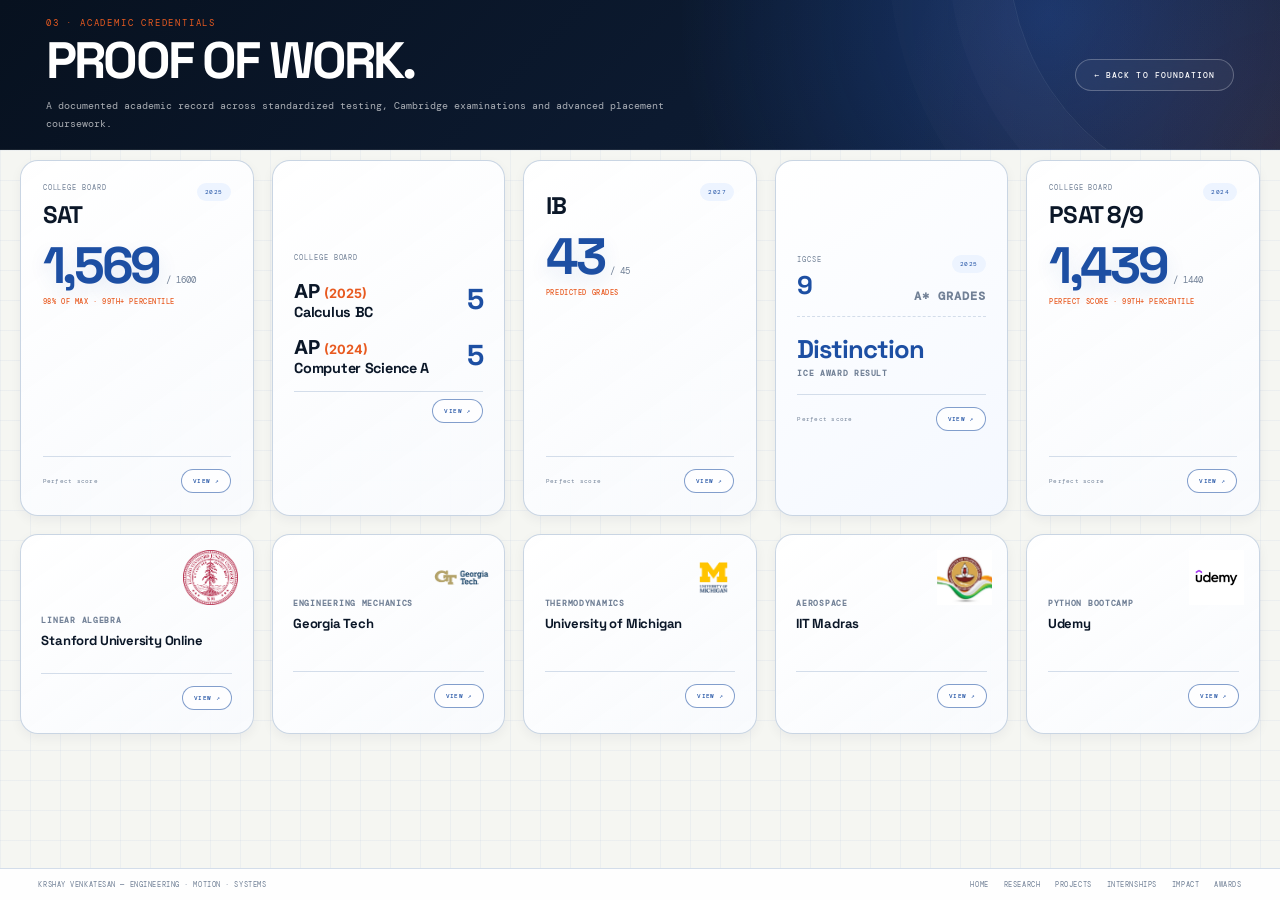
<file: academics.html>
<!doctype html>
<html lang="en">

<head>
    <meta charset="utf-8">
    <meta name="viewport" content="width=device-width,initial-scale=1">
    <meta name="theme-color" content="#08111e">

    <title>Academic Credentials — Krshay Venkatesan</title>

    <link rel="preconnect" href="https://fonts.googleapis.com">
    <link rel="preconnect" href="https://fonts.gstatic.com" crossorigin>

    <link
        href="https://fonts.googleapis.com/css2?family=DM+Mono:wght@400;500&family=Inter:wght@400;500;600;700;800&family=Space+Grotesk:wght@500;600;700&display=swap"
        rel="stylesheet">

    <style>
        /* =====================================================
           ROOT
        ===================================================== */

        :root {
            --ink: #0b1728;
            --ink-light: #14233a;

            --blue: #1d4fa3;
            --blue-bright: #3978e6;
            --blue-soft: #edf4ff;

            --orange: #e85a20;
            --orange-soft: #fff2ea;

            --paper: #f5f6f2;
            --white: #ffffff;

            --muted: #718096;
            --line: #d3ddea;

            --success: #1c8a61;

            --shadow-sm:
                0 4px 12px rgba(12, 28, 55, .05);

            --shadow:
                0 14px 35px rgba(12, 28, 55, .09);

            --shadow-hover:
                0 24px 55px rgba(12, 28, 55, .16);

            --mono: 'DM Mono', monospace;
            --display: 'Space Grotesk', sans-serif;
            --sans: 'Inter', sans-serif;

            --radius: 18px;
        }


        /* =====================================================
           RESET
        ===================================================== */

        * {
            box-sizing: border-box;
            margin: 0;
            padding: 0;
        }

        html {
            scroll-behavior: smooth;
        }

        html,
        body {
            width: 100%;
            min-height: 100%;
            font-family: var(--sans);
            background: var(--paper);
            color: var(--ink);
        }

        body {
            overflow-x: hidden;
        }

        a {
            color: inherit;
            text-decoration: none;
        }


        /* =====================================================
           PAGE
        ===================================================== */

        .view {
            min-height: 100vh;
            display: flex;
            flex-direction: column;
            background: var(--paper);
        }


        /* =====================================================
           HERO
        ===================================================== */

        .view-hero {
            min-height: 150px;

            display: flex;
            align-items: center;
            justify-content: space-between;

            gap: 30px;

            padding:
                clamp(22px, 3vw, 36px) clamp(20px, 4vw, 46px);

            position: relative;
            overflow: hidden;

            color: white;

            background:
                radial-gradient(circle at 82% 10%,
                    rgba(46, 109, 230, .32),
                    transparent 35%),

                radial-gradient(circle at 100% 100%,
                    rgba(232, 90, 32, .12),
                    transparent 30%),

                linear-gradient(135deg,
                    #07111f,
                    #0c1a30 55%,
                    #101e38);

            border-bottom:
                1px solid rgba(255, 255, 255, .08);
        }

        .view-hero::before {
            content: "";

            position: absolute;

            width: 500px;
            height: 500px;

            right: -230px;
            top: -300px;

            border-radius: 50%;

            border:
                1px solid rgba(255, 255, 255, .08);

            box-shadow:
                0 0 0 60px rgba(255, 255, 255, .015),
                0 0 0 120px rgba(255, 255, 255, .01);

            pointer-events: none;
        }

        .view-hero-text {
            position: relative;
            z-index: 2;
        }

        .view-kicker {
            display: block;

            margin-bottom: 8px;

            font-family: var(--mono);
            font-size: 9px;

            letter-spacing: .2em;

            text-transform: uppercase;

            color: var(--orange);
        }

        .view-hero h1 {
            font-family: var(--display);

            font-size:
                clamp(1.9rem, 4vw, 3.2rem);

            font-weight: 700;

            letter-spacing: -.055em;

            text-transform: uppercase;

            line-height: .95;
        }

        .view-hero p {
            max-width: 650px;

            margin-top: 12px;

            font-family: var(--mono);

            font-size:
                clamp(.62rem, .8vw, .78rem);

            line-height: 1.7;

            color:
                rgba(255, 255, 255, .65);
        }


        /* =====================================================
           BACK BUTTON
        ===================================================== */

        .view-back {
            position: relative;
            z-index: 2;

            display: inline-flex;
            align-items: center;
            justify-content: center;

            padding: 10px 18px;

            border:
                1px solid rgba(255, 255, 255, .25);

            border-radius: 999px;

            font-family: var(--mono);

            font-size: 8px;

            font-weight: 500;

            letter-spacing: .13em;

            text-transform: uppercase;

            white-space: nowrap;

            color: white;

            background:
                rgba(255, 255, 255, .04);

            backdrop-filter:
                blur(12px);

            transition:
                transform .25s ease,
                border-color .25s ease,
                background .25s ease,
                color .25s ease;
        }

        .view-back:hover {
            transform: translateY(-2px);

            color: var(--orange);

            border-color: var(--orange);

            background:
                rgba(232, 90, 32, .08);
        }


        /* =====================================================
           MAIN STAGE
        ===================================================== */

        .view-stage {
            flex: 1;

            padding:
                clamp(16px, 2.5vw, 30px) clamp(16px, 3vw, 44px);

            background:

                linear-gradient(rgba(29, 79, 163, .045) 1px,
                    transparent 1px),

                linear-gradient(90deg,
                    rgba(29, 79, 163, .045) 1px,
                    transparent 1px),

                var(--paper);

            background-size:
                30px 30px;
        }


        /* =====================================================
           ACADEMIC BOARD
        ===================================================== */

        .academic-board {
            width: 100%;

            display: grid;

            grid-template-columns:
                repeat(5, minmax(0, 1fr));

            gap:
                clamp(12px, 1.4vw, 18px);
        }


        /* =====================================================
           GENERAL CARD
        ===================================================== */

        .card,
        .coursework-card {

            position: relative;

            overflow: hidden;

            min-width: 0;

            background:

                linear-gradient(145deg,
                    rgba(255, 255, 255, .98),
                    rgba(248, 250, 253, .94));

            border:
                1px solid rgba(199, 211, 226, .95);

            border-radius:
                var(--radius);

            box-shadow:
                var(--shadow-sm);

            transition:

                transform .35s cubic-bezier(.2, .8, .2, 1),

                box-shadow .35s ease,

                border-color .35s ease;
        }


        /* Premium card border */

        .card::before,
        .coursework-card::before {

            content: "";

            position: absolute;

            inset: 0;

            padding: 1px;

            border-radius: inherit;

            background:

                linear-gradient(135deg,
                    rgba(57, 120, 230, .38),
                    transparent 45%,
                    rgba(232, 90, 32, .22));

            opacity: 0;

            pointer-events: none;

            transition:
                opacity .3s ease;



            -webkit-mask-composite:
                xor;

            mask-composite:
                exclude;
        }

        .card:hover,
        .coursework-card:hover {

            transform:
                translateY(-7px);

            border-color:
                rgba(57, 120, 230, .35);

            box-shadow:
                var(--shadow-hover);
        }

        .card:hover::before,
        .coursework-card:hover::before {
            opacity: 1;
        }


        /* =====================================================
           TOP FEATURE CARDS
        ===================================================== */

        .test-card {

            min-height: 200px;

            padding:
                clamp(16px, 1.7vw, 22px);

            display: flex;

            flex-direction: column;

            justify-content: space-between;
        }

        .test-top {

            display: flex;

            align-items: flex-start;

            justify-content: space-between;

            gap: 15px;
        }

        .score-label {

            display: block;

            margin-bottom: 7px;

            font-family: var(--mono);

            font-size: 7px;

            letter-spacing: .13em;

            text-transform: uppercase;

            color: var(--muted);
        }

        .test-card h3 {

            font-family: var(--display);

            font-size:
                clamp(1.3rem, 1.4vw, 1.25rem);

            font-weight: 700;

            letter-spacing: -.03em;

            color: var(--ink);
        }

        .score-year {

            padding: 5px 8px;

            border-radius: 999px;

            font-family: var(--mono);

            font-size: 6px;

            letter-spacing: .08em;

            color: var(--blue);

            background:
                var(--blue-soft);
        }


        /* =====================================================
           MAIN SCORE FONT
        ===================================================== */

        .hero-score {

            display: flex;

            align-items: baseline;

            gap: 7px;

            margin-top: 14px;
        }

        .hero-score strong {

            font-family: var(--display);

            font-size:
                clamp(2.8rem, 4vw, 4.4rem);

            font-weight: 700;

            letter-spacing:
                -.065em;

            line-height: .85;

            color:
                var(--blue);

            text-shadow:
                0 8px 20px rgba(29, 79, 163, .10);
        }

        .hero-score span {

            font-family: var(--mono);

            font-size:
                clamp(.55rem, .7vw, .7rem);

            color:
                var(--muted);
        }


        .percentile {

            margin-top: 10px;

            font-family: var(--mono);

            font-size: 7px;

            font-weight: 500;

            letter-spacing: .08em;

            text-transform: uppercase;

            color:
                var(--orange);
        }


        /* =====================================================
           SCORE FOOTER
        ===================================================== */

        .score-footer {

            display: flex;

            align-items: center;

            justify-content: space-between;

            gap: 10px;

            margin-top: 15px;

            padding-top: 12px;

            border-top:
                1px solid var(--line);
        }

        .score-footer span {

            font-family: var(--mono);

            font-size: 6px;

            letter-spacing: .04em;

            color: var(--muted);
        }


        /* =====================================================
           BUTTON
        ===================================================== */

        .document-btn {

            display: inline-flex;

            align-items: center;

            justify-content: center;

            gap: 5px;

            padding:
                7px 11px;

            border:
                1px solid rgba(29, 79, 163, .55);

            border-radius:
                999px;

            font-family:
                var(--mono);

            font-size:
                6px;

            font-weight:
                500;

            letter-spacing:
                .07em;

            text-transform:
                uppercase;

            white-space:
                nowrap;

            color:
                var(--blue);

            background:
                rgba(255, 255, 255, .75);

            transition:
                all .25s ease;
        }

        .document-btn:hover {

            transform:
                translateY(-2px);

            color:
                white;

            background:
                var(--blue);

            box-shadow:
                0 8px 18px rgba(29, 79, 163, .22);
        }


        /* =====================================================
           AP CARDS
        ===================================================== */

        .ap-card {

            min-height: 200px;

            padding:
                clamp(16px, 1.7vw, 22px);

            display: flex;

            flex-direction: column;

            justify-content: center;
        }

        .ap-card-top {

            display: flex;

            align-items: center;

            justify-content: space-between;

            margin-bottom: 14px;
        }

        .ap-year {

            font-family: var(--mono);

            font-size: 7px;

            letter-spacing: .09em;

            text-transform: uppercase;

            color: var(--muted);
        }

        .ap-score {

            font-family: var(--display);

            font-size:
                clamp(2rem, 2.8vw, 3rem);

            font-weight: 700;

            letter-spacing: -.05em;

            line-height: 1;

            color: var(--blue);
        }

        .ap-card h4 {

            font-family: var(--display);

            font-size:
                clamp(.9rem, 1.1vw, 1.1rem);

            font-weight: 700;

            letter-spacing: -.02em;

            line-height: 1.25;

            color: var(--ink);
        }

        .ap-card>span {

            margin-top: 8px;

            font-family: var(--mono);

            font-size: 7px;

            color: var(--muted);
        }


        /* =====================================================
           AP SCHOLAR
        ===================================================== */

        .ap-card--award {

            background:

                linear-gradient(145deg,
                    #fff6ef,
                    #ffffff);

            border-color:
                rgba(232, 90, 32, .35);

            align-items: flex-start;

            gap: 14px;

            justify-content: center;
        }

        .award-icon {

            font-size:
                1.6rem;

            color:
                var(--orange);

            filter:
                drop-shadow(0 8px 14px rgba(232, 90, 32, .18));
        }

        .ap-tag {

            display: block;

            margin-bottom: 5px;

            font-family: var(--mono);

            font-size: 7px;

            letter-spacing: .1em;

            text-transform: uppercase;

            color: var(--orange);
        }

        .ap-title {

            display: block;

            margin-bottom: 12px;

            font-family: var(--display);

            font-size:
                clamp(1rem, 1.3vw, 1.25rem);

            font-weight: 700;

            color: var(--ink);
        }


        /* =====================================================
           LOWER GRID
        ===================================================== */

        .ap-grid {

            grid-column:
                1 / -1;

            display: grid;

            grid-template-columns:
                repeat(5, minmax(0, 1fr));

            gap:
                clamp(12px, 1.4vw, 18px);
        }


        /* =====================================================
           COURSEWORK CARDS
        ===================================================== */

        .coursework-card {

height: 200px;
            padding:
                clamp(16px, 1.6vw, 21px);

            display: flex;

            flex-direction: column;

            justify-content: center;
        }

        .coursework-card small {

            display: block;

            margin-bottom: 8px;

            font-family: var(--mono);

            font-size: 6px;

            letter-spacing: .09em;

            text-transform: uppercase;

            color: var(--muted);
        }

        .coursework-card h4 {

            min-height: 40px;

            font-family: var(--display);

            font-size:
                clamp(.82rem, 1vw, 1rem);

            font-weight: 700;

            line-height: 1.25;

            letter-spacing: -.015em;

            color: var(--ink);
        }


        /* =====================================================
           COURSE SCORE
        ===================================================== */

        .coursework-score {

            display: flex;

            align-items: center;

            justify-content: space-between;

            gap: 12px;

            margin-top: 16px;
        }

        .coursework-score strong {

            font-family: var(--display);

            font-size:
                clamp(1.5rem, 2vw, 2.1rem);

            font-weight: 700;

            letter-spacing: -.045em;

            color: var(--blue);
        }

        .coursework-score span {

            padding:
                5px 8px;

            border-radius:
                999px;

            font-family:
                var(--mono);

            font-size:
                6px;

            font-weight:
                500;

            color:
                var(--orange);

            background:
                var(--orange-soft);
        }


        /* =====================================================
           PROGRESS BAR
        ===================================================== */

        .coursework-bar {

            height:
                5px;

            margin-top:
                12px;

            overflow:
                hidden;

            border-radius:
                999px;

            background:
                #e7edf5;
        }

        .coursework-bar span {

            display: block;

            width: 0;

            height: 100%;

            border-radius:
                inherit;

            background:

                linear-gradient(90deg,
                    var(--blue),
                    var(--blue-bright));

            box-shadow:
                0 2px 8px rgba(29, 79, 163, .2);

            transition:
                width 1.4s cubic-bezier(.2, .8, .2, 1);
        }


        /* =====================================================
           IGCSE SUMMARY
        ===================================================== */

        .igcse-summary {

            display: flex;

            flex-direction: column;

            justify-content: center;

            gap: 16px;

            background:

                linear-gradient(145deg,
                    #ffffff,
                    #f4f8ff);
        }

        .igcse-summary::before {

            content:
                "";

            font-family:
                var(--mono);

            font-size:
                7px;

            font-weight:
                500;

            letter-spacing:
                .13em;

            color:
                var(--orange);
        }

        .igcse-stat {

            padding-bottom:
                12px;

            border-bottom:
                1px dashed var(--line);
        }



        .igcse-stat strong {

            display: block;

            font-family:
                var(--display);

            font-size:
                clamp(1.4rem, 2vw, 2rem);

            font-weight:
                700;

            letter-spacing:
                -.04em;

            color:
                var(--blue);
        }

        .igcse-stat span {

            display: block;

            margin-top:
                3px;

            font-family:
                var(--mono);

            font-size:
                6px;

            letter-spacing:
                .08em;

            text-transform:
                uppercase;

            color:
                var(--muted);
        }
        .igcse-stats strong {

            display: block;

            font-family:
                var(--display);

            font-size:
                clamp(1.4rem, 2vw, 2rem);

            font-weight:
                700;

            letter-spacing:
                -.04em;

            color:
                var(--blue);
        }

        .igcse-stats span {

            display: block;

            margin-top:
                3px;

            font-family:
                var(--mono);

            font-size:
                6px;

            letter-spacing:
                .08em;

            text-transform:
                uppercase;

            color:
                var(--muted);
        }


        /* =====================================================
           ANIMATION
        ===================================================== */

        .reveal {

            opacity: 0;

            transform:
                translateY(20px);

            animation:
                revealCard .65s cubic-bezier(.2, .8, .2, 1) forwards;
        }

        @keyframes revealCard {

            to {

                opacity: 1;

                transform:
                    translateY(0);
            }
        }


        /* =====================================================
           FOOTER
        ===================================================== */

        .view-footer {

            min-height:
                32px;

            display:
                flex;

            align-items:
                center;

            justify-content:
                space-between;

            gap:
                15px;

            padding:
                8px clamp(16px, 3vw, 44px);

            background:
                rgba(255, 255, 255, .92);

            border-top:
                1px solid var(--line);

            font-family:
                var(--mono);

            font-size:
                7px;

            letter-spacing:
                .08em;

            text-transform:
                uppercase;

            color:
                var(--muted);
        }

        .view-footer-links {

            display:
                flex;

            align-items:
                center;

            gap:
                15px;

            flex-wrap:
                wrap;
        }

        .view-footer a {

            transition:
                color .2s ease;
        }

        .view-footer a:hover {

            color:
                var(--blue);
        }

        html,
        body {
            width: 100%;
            height: 100%;
            margin: 0;
            overflow: hidden;
        }

        .view {
            width: 100%;
            height: 100vh;
            overflow: hidden;
            display: flex;
            flex-direction: column;
        }

        .view-hero {
            flex: 0 0 clamp(105px, 16vh, 150px);
        }

        .view-stage {
            flex: 1 1 auto;
            min-height: 0;
            overflow: hidden;
            display: flex;
        }

        .academic-grid {
            width: 100%;
            height: 100%;
            min-height: 0;

            display: grid;

            grid-template-columns:
                repeat(5, minmax(0, 1fr));

            grid-template-rows:
                repeat(3, minmax(0, 1fr));

            gap: clamp(8px, 1vw, 14px);
        }

        .course-card,
        .score-card {
            min-height: 0;
            overflow: hidden;
        }

        .coursework-card {
            position: relative;
        }

        .coursework-logo {
            position: absolute;
            top: 15px;
            right: 15px;
            width: 55px;
            height: 55px;
            object-fit: contain;
            z-index: 5;
        }

        /* ===============================
   GLOBAL VIEWPORT FIX
================================ */

        html,
        body {
            width: 100%;
            height: 100%;
            min-height: 100%;
            margin: 0;
            overflow: hidden;
        }

        .view {
            width: 100%;
            height: 100vh;
            height: 100dvh;
            min-height: 0;

            display: flex;
            flex-direction: column;

            overflow: hidden;
        }

        /* =====================================================
           TABLET
        ===================================================== */

        @media (max-width: 1100px) {

            .academic-board {

                grid-template-columns:
                    repeat(3, minmax(0, 1fr));
            }

            .ap-grid {

                grid-template-columns:
                    repeat(3, minmax(0, 1fr));
            }
        }


        /* =====================================================
           MOBILE
        ===================================================== */

        @media (max-width: 760px) {

            .view-hero {

                min-height:
                    210px;

                align-items:
                    flex-start;

                flex-direction:
                    column;

                justify-content:
                    center;
            }

            .view-hero h1 {

                font-size:
                    2.2rem;
            }

            .view-back {

                padding:
                    9px 15px;
            }

            .academic-board {

                grid-template-columns:
                    repeat(2, minmax(0, 1fr));
            }

            .ap-grid {

                grid-template-columns:
                    repeat(2, minmax(0, 1fr));
            }

            .test-card,
            .ap-card,
            .coursework-card {

                min-height:
                    190px;
            }

            .view-footer {

                flex-direction:
                    column;

                align-items:
                    flex-start;
            }
        }


        @media (max-width: 520px) {

            .view-stage {

                padding:
                    14px;
            }

            .academic-board,
            .ap-grid {

                grid-template-columns:
                    1fr;
            }

            .test-card,
            .ap-card,
            .coursework-card {

                min-height:
                    185px;
            }

            .hero-score strong {

                font-size:
                    4rem;
            }

            .view-footer-links {

                display:
                    none;
            }
        }
    </style>

</head>


<body>

    <div class="view">


        <!-- =====================================================
             HERO
        ===================================================== -->

        <section class="view-hero">

            <div class="view-hero-text">

                <span class="view-kicker">
                    03 · Academic Credentials
                </span>

                <h1>
                    Proof of work.
                </h1>

                <p>
                    A documented academic record across standardized testing,
                    Cambridge examinations and advanced placement coursework.
                </p>

            </div>


            <a class="view-back" href="index.html">
                ← Back to foundation
            </a>

        </section>


        <!-- =====================================================
             ACADEMIC BOARD
        ===================================================== -->

        <main class="view-stage" style="padding: 10px 20px;">

            <div class="academic-board">


                <!-- SAT -->

                <article class="card test-card reveal">

                    <div>

                        <div class="test-top">

                            <div>

                                <span class="score-label">
                                    College Board
                                </span>

                                <h3 style="font-size: 1.5rem;">
                                    SAT
                                </h3>

                            </div>

                            <span class="score-year">
                                2025
                            </span>

                        </div>


                        <div class="hero-score">

                            <strong class="counter" data-target="1570">
                                1570
                            </strong>

                            <span>
                                / 1600
                            </span>

                        </div>


                        <div class="percentile">
                            98% of max · 99th+ percentile
                        </div>

                    </div>
                    <div class="score-footer" style="margin-top: 5%;">

                        <span>
                            Perfect score
                        </span>

                        <a class="document-btn" href="certificate/academic/SAT-2025-1570.pdf" target="_blank">

                            View ↗

                        </a>

                    </div>

                </article>

                <!-- CALCULUS BC -->

                <article class="card ap-card reveal">
                    <div class="ap-card-top" style="margin-bottom: 10px;">
                        <span class="score-label">
                            College Board
                        </span>
                    </div>
                    <div class="ap-card-top">
                        <div>
                                    <h3 style="font-size: 1.2rem;">
                                    <span style="color: var(--);"> AP </span><span style="font-size: 0.8rem;color: var(--orange);">(2025)</span>
                                    </h3>

                            <h4>
                                Calculus BC
                            </h4>
                        </div>
                        <strong class="ap-score" style="font-size: 1.8rem;">
                            5
                        </strong>

                    </div>
                    <div class="ap-card-top">
                        <div>

                                <h3 style="font-size: 1.2rem;">
                                  <span style="color: var(--);"> AP </span><span style="font-size: 0.8rem;color: var(--orange);">(2024)</span>
                                </h3>
                            <h4>
                                Computer Science A
                            </h4>

                        </div>

                        <strong class="ap-score" style="font-size: 1.8rem;">
                            5
                        </strong>

                    </div>

                    <div class="score-footer" style="margin-top: 0px;">

                        <span>
                        </span>

                        <a class="document-btn" href="certificate/academic/AP-Score Report + Award.pdf" target="_blank"
                            style="margin-top: -5px;">

                            View ↗

                        </a>

                    </div>

                </article>

                <article class="card test-card reveal">
                    <div>

                        <div class="test-top" >

                            <div>
                                <span class="score-label">

                                </span>

                                <h3 style="font-size: 1.5rem;">
                                    IB
                                </h3>

                            </div>

                            <span class="score-year">
                                2027
                            </span>

                        </div>


                        <div class="hero-score">

                            <strong class="counter" data-target="44">

                                44

                            </strong>

                            <span>
                                / 45
                            </span>

                        </div>


                        <div class="percentile">
                            Predicted Grades
                        </div>

                    </div>


                    <div class="score-footer">

                        <span>
                            Perfect score
                        </span>

                        <a class="document-btn" href="certificate/academic/" target="_blank">

                            View ↗

                        </a>

                    </div>

                </article>

                <!-- IGCSE SUMMARY -->

                <article class="card test-card igcse-summary reveal">
                    <div style="margin-top: 10px;display: flex;justify-content: space-between;margin-bottom: -20px;">
                        <span class="score-label">
                            IGCSE
                        </span>
                        <span class="score-year">
                            2025
                        </span>
                    </div>
                    <div class="igcse-stat" style="display: flex;">

                        <strong>
                            9
                        </strong>

                        <span style="font-size: 12px; font-weight: 800;margin-left: auto; margin-top: 10%;">
                            A* Grades
                        </span>

                    </div>


                    <div class="igcse-stats">

                        <strong>
                            Distinction
                        </strong>

                        <span style="font-size: 8px; font-weight: 800;">
                            ICE Award Result
                        </span>

                    </div>

                    <div class="score-footer" style="margin-top: 0%;">

                        <span>
                            Perfect score
                        </span>

                        <a class="document-btn" href="certificate/academic/IGCSE-9 AStars Transcript.pdf" target="_blank">

                            View ↗

                        </a>

                    </div>

                </article>


                <article class="card test-card reveal">

                    <div>

                        <div class="test-top">

                            <div>
                                <span class="score-label">
                                    College Board
                                </span>

                                <h3 style="font-size: 1.5rem;">
                                    PSAT 8/9
                                </h3>

                            </div>

                            <span class="score-year">
                                2024
                            </span>

                        </div>


                        <div class="hero-score" >

                            <strong class="counter" data-target="1440">

                                1440

                            </strong>

                            <span>
                                / 1440
                            </span>

                        </div>


                        <div class="percentile">
                            Perfect score · 99th+ percentile
                        </div>

                    </div>


                    <div class="score-footer" style="margin-top: 5%;">

                        <span>
                            Perfect score
                        </span>

                        <a class="document-btn" href="certificate/academic/PSAT-2024-1440.pdf" target="_blank">

                            View ↗

                        </a>

                    </div>

                </article>

                <!-- =====================================================
                     LOWER BOARD
                ===================================================== -->

                <div class="ap-grid">

                    <!-- INTERNATIONAL MATHEMATICS -->
                    <article class="coursework-card reveal" style="max-height: 83%;">
                        <img src="assets/logo/stanford-university-logo.png" alt="Logo" class="coursework-logo">
                        <div style="margin-top: 30%;">
                            <small style="font-size: 8px; font-weight: 800;">
                                Linear Algebra
                            </small>

                            <h4>
                                Stanford University Online
                            </h4>

                            <div class="score-footer" style="margin-top: 0%;">

                                <span>

                                </span>

                                <a class="document-btn" href="certificate/academic" target="_blank">

                                    View ↗

                                </a>
                            </div>

                        </div>

                    </article>
                    <article class="coursework-card reveal" style="max-height: 83%;">
                        <img src="assets/logo/Georgia-Tech-Logo.png" alt="Logo" class="coursework-logo">
                        <div style="margin-top: 20%;">
                            <small style="font-size: 8px; font-weight: 800;">
                                Engineering Mechanics
                            </small>

                            <h4>
                                Georgia Tech
                            </h4>

                            <div class="score-footer">

                                <span>

                                </span>

                                <a class="document-btn" href="certificate/academic" target="_blank">

                                    View ↗

                                </a>
                            </div>

                        </div>

                    </article>
                    <article class="coursework-card reveal" style="max-height: 83%;">
                        <img src="assets/logo/University-Of-Michigan-Emblem.png" alt="Logo" class="coursework-logo">
                        <div style="margin-top: 20%;">
                            <small style="font-size: 8px; font-weight: 800;">
                                Thermodynamics
                            </small>

                            <h4>
                                University of Michigan
                            </h4>

                            <div class="score-footer">

                                <span>

                                </span>

                                <a class="document-btn" href="certificate/academic" target="_blank">

                                    View ↗

                                </a>
                            </div>

                        </div>

                    </article>
                    <article class="coursework-card reveal" style="max-height: 83%;">
                        <img src="assets/internship/iit_logo.jpg" alt="Logo" class="coursework-logo">
                        <div style="margin-top: 20%;">
                            <small style="font-size: 8px; font-weight: 800;">
                                Aerospace
                            </small>

                            <h4>
                                IIT Madras
                            </h4>

                            <div class="score-footer">

                                <span>

                                </span>

                                <a class="document-btn" href="certificate/academic" target="_blank">

                                    View ↗

                                </a>
                            </div>

                        </div>

                    </article>

                    <article class="coursework-card reveal" style="max-height: 83%;">
                        <img src="assets/logo/udemy.jpg" alt="Logo" class="coursework-logo">
                        <div style="margin-top: 20%;">
                            <small style="font-size: 8px; font-weight: 800;">
                                Python Bootcamp
                            </small>

                            <h4>
                                Udemy
                            </h4>

                            <div class="score-footer">

                                <span>

                                </span>

                                <a class="document-btn" href="certificate/academic" target="_blank">

                                    View ↗

                                </a>
                            </div>

                        </div>

                    </article>


                </div>

            </div>

        </main>


        <!-- =====================================================
             FOOTER
        ===================================================== -->

        <footer class="view-footer">

            <span>
                Krshay Venkatesan — Engineering · Motion · Systems
            </span>


            <span class="view-footer-links">

                <a href="index.html">
                    Home
                </a>

                <a href="research.html">
                    Research
                </a>

                <a href="projects.html">
                    Projects
                </a>

                <a href="internships.html">
                    Internships
                </a>

                <a href="impact.html">
                    Impact
                </a>

                <a href="awards.html">
                    Awards
                </a>

            </span>

        </footer>


    </div>


    <!-- =====================================================
         JAVASCRIPT
    ===================================================== -->

    <script>

        document.addEventListener("DOMContentLoaded", () => {


            /* =============================================
               REVEAL ANIMATION DELAY
            ============================================= */

            const cards =
                document.querySelectorAll(
                    ".reveal"
                );


            cards.forEach((card, index) => {

                card.style.animationDelay =
                    `${index * 0.06}s`;

            });


            /* =============================================
               SCORE COUNTERS
            ============================================= */

            const counters =
                document.querySelectorAll(
                    ".counter"
                );


            counters.forEach(counter => {

                const target =
                    Number(
                        counter.dataset.target
                    );


                const duration =
                    1200;


                const startTime =
                    performance.now();


                function updateCounter(now) {

                    const progress =
                        Math.min(
                            (now - startTime) / duration,
                            1
                        );


                    const ease =
                        1 -
                        Math.pow(
                            1 - progress,
                            3
                        );


                    const value =
                        Math.floor(
                            target * ease
                        );


                    counter.textContent =
                        value.toLocaleString();


                    if (progress < 1) {

                        requestAnimationFrame(
                            updateCounter
                        );

                    }

                }


                requestAnimationFrame(
                    updateCounter
                );

            });


            /* =============================================
               PROGRESS BAR ANIMATION
            ============================================= */

            const bars =
                document.querySelectorAll(
                    ".coursework-bar"
                );


            setTimeout(() => {

                bars.forEach((bar, index) => {

                    const width =
                        bar.dataset.width;

                    const fill =
                        bar.querySelector("span");


                    setTimeout(() => {

                        fill.style.width =
                            width;

                    }, index * 80);

                });

            }, 450);


            /* =============================================
               PREMIUM 3D HOVER EFFECT
            ============================================= */

            const interactiveCards =
                document.querySelectorAll(
                    ".card, .coursework-card"
                );


            interactiveCards.forEach(card => {


                card.addEventListener(
                    "mousemove",
                    event => {

                        if (
                            window.innerWidth < 900
                        ) return;


                        const rect =
                            card.getBoundingClientRect();


                        const x =
                            (
                                event.clientX -
                                rect.left
                            )
                            /
                            rect.width
                            -
                            .5;


                        const y =
                            (
                                event.clientY -
                                rect.top
                            )
                            /
                            rect.height
                            -
                            .5;


                        card.style.transform =

                            `
                            translateY(-7px)
                            rotateX(${-y * 2.5}deg)
                            rotateY(${x * 2.5}deg)
                            `;

                    }
                );


                card.addEventListener(
                    "mouseleave",
                    () => {

                        card.style.transform =
                            "";

                    }
                );

            });


        });

    </script>


</body>

</html>
</file>
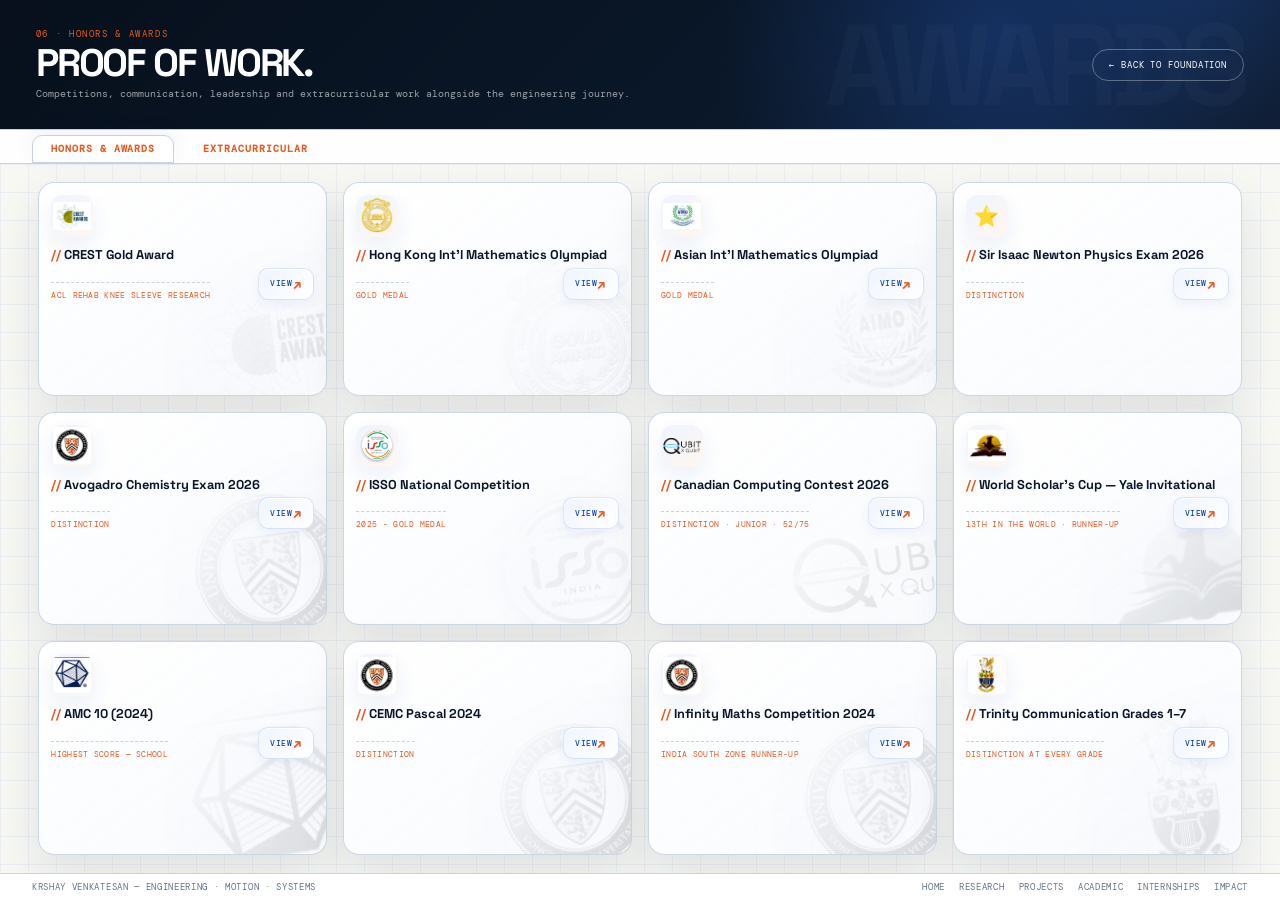
<file: awards.html>
<!doctype html>
<html lang="en">

<head>
    <meta charset="utf-8">
    <meta name="viewport" content="width=device-width,initial-scale=1">
    <meta name="theme-color" content="#08111e">
    <title>Honors & Awards — Krshay Venkatesan</title>

    <link rel="preconnect" href="https://fonts.googleapis.com">
    <link rel="preconnect" href="https://fonts.gstatic.com" crossorigin>
    <link
        href="https://fonts.googleapis.com/css2?family=DM+Mono:wght@400;500&family=Inter:wght@400;500;600;700;800&family=Space+Grotesk:wght@500;600;700&display=swap"
        rel="stylesheet">

    <style>
        :root {
            --ink: #0b1728;
            --blue: #1547a8;
            --blue2: #2b6bd8;
            --paper: #f7f8f4;
            --orange: #e85a20;
            --muted: #66758a;
            --line: #c7d3e2;
            --mono: 'DM Mono', monospace;
            --display: 'Space Grotesk', sans-serif;
            --sans: 'Inter', sans-serif;
        }

        * {
            box-sizing: border-box;
            margin: 0;
            padding: 0;
        }

        html,
        body {
            height: 100%;
            overflow: hidden;
            font-family: var(--sans);
            background: var(--paper);
            color: var(--ink);
        }

        a {
            color: inherit;
            text-decoration: none;
        }

        img {
            display: block;
            max-width: 100%;
        }

        .view {
            height: 100vh;
            display: flex;
            flex-direction: column;
        }

        .view-header {
            flex: 0 0 clamp(42px, 5.6vh, 56px);
            display: flex;
            align-items: center;
            gap: clamp(16px, 2.4vw, 34px);
            padding: 0 clamp(16px, 2.6vw, 32px);
            background: #08111e;
            color: #fff;
            border-bottom: 1px solid rgba(255, 255, 255, .08);
        }

        .view-brand {
            width: 26px;
            height: 26px;
            display: grid;
            place-items: center;
            border: 1px solid rgba(255, 255, 255, .55);
            font-family: Arial, Helvetica, sans-serif;
            font-size: 14px;
            flex: 0 0 auto;
            transition: .2s ease;
        }

        .view-brand:hover {
            background: var(--orange);
            border-color: var(--orange);
        }

        .view-nav {
            display: flex;
            gap: clamp(10px, 1.7vw, 22px);
            flex-wrap: wrap;
            font-family: var(--mono);
            font-size: 9px;
            letter-spacing: .14em;
            text-transform: uppercase;
        }

        .view-nav a {
            color: rgba(255, 255, 255, .55);
            transition: color .2s ease;
        }

        .view-nav a:hover {
            color: #fff;
        }

        .view-nav a.active {
            color: var(--orange);
        }

        .view-hero {
            flex: 0 0 auto;
            display: flex;
            align-items: center;
            justify-content: space-between;
            gap: 16px;
            flex-wrap: wrap;
            padding: clamp(8px, 1.5vh, 14px) clamp(16px, 2.6vw, 32px);
            background:
                radial-gradient(circle at 80% 20%, rgba(31, 94, 255, .28), transparent 35%),
                linear-gradient(135deg, #07111f 0%, #0b1930 55%, #101d35 100%);
            color: #fff;
            border-bottom: 1px solid rgba(255, 255, 255, .08);
        }

        .view-hero-text {
            min-width: 0;
        }

        .view-kicker {
            display: block;
            font-family: var(--mono);
            font-size: 9px;
            letter-spacing: .18em;
            text-transform: uppercase;
            color: var(--orange);
            margin-bottom: 3px;
        }

        .view-hero h1 {
            font-family: var(--display);
            font-weight: 700;
            text-transform: uppercase;
            letter-spacing: -.01em;
            font-size: clamp(1.05rem, 2.1vw, 1.5rem);
            line-height: 1.05;
        }

        .view-hero p {
            font-family: var(--mono);
            font-size: 9px;
            line-height: 1.5;
            color: rgba(255, 255, 255, .6);
            max-width: 460px;
            margin-top: 4px;
        }

        .view-back {
            flex: 0 0 auto;
            font-family: var(--mono);
            font-size: 9px;
            letter-spacing: .1em;
            text-transform: uppercase;
            color: #fff;
            border: 1px solid rgba(255, 255, 255, .32);
            padding: 6px 13px;
            border-radius: 20px;
            white-space: nowrap;
            transition: .2s ease;
        }

        .view-back:hover {
            border-color: var(--orange);
            color: var(--orange);
        }

        .tabbar {
            flex: 0 0 clamp(30px, 3.8vh, 38px);
            display: flex;
            align-items: stretch;
            gap: 6px;
            padding: 0 clamp(16px, 2.6vw, 32px);
            background: #fff;
            border-bottom: 1px solid var(--line);
        }

        .tabbar label {
            display: flex;
            align-items: center;
            padding: 0 16px;
            font-family: var(--mono);
            font-size: 9.5px;
            letter-spacing: .1em;
            text-transform: uppercase;
            color: var(--muted);
            cursor: pointer;
            border-bottom: 2px solid transparent;
            transition: .2s ease;
        }

        .tabbar label:hover {
            color: var(--blue);
        }

        .view-stage {
            flex: 1 1 0;
            min-height: 0;
            overflow: hidden;
            background: linear-gradient(rgba(21, 71, 168, .05) 1px, transparent 1px), linear-gradient(90deg, rgba(21, 71, 168, .05) 1px, transparent 1px), var(--paper);
            background-size: 32px 32px;
            padding: clamp(10px, 1.6vh, 16px) clamp(16px, 2.6vw, 32px);
            display: flex;
            flex-direction: column;
        }

        .panel {
            display: none;
            flex: 1 1 0;
            min-height: 0;
        }

        #t1:checked~.tabbar label[for="t1"],
        #t2:checked~.tabbar label[for="t2"] {
            color: var(--blue);
            border-bottom-color: var(--orange);
        }

        #t1:checked~.view-stage #p1,
        #t2:checked~.view-stage #p2 {
            display: flex;
        }

        .view-footer {
            flex: 0 0 clamp(24px, 3vh, 30px);
            display: flex;
            align-items: center;
            justify-content: space-between;
            padding: 0 clamp(16px, 2.6vw, 32px);
            background: #fff;
            border-top: 1px solid var(--line);
            font-family: var(--mono);
            font-size: 8.5px;
            letter-spacing: .08em;
            color: var(--muted);
            text-transform: uppercase;
        }

        .view-footer a:hover {
            color: var(--blue);
        }

        .view-footer-links {
            display: flex;
            gap: 14px;
            flex-wrap: wrap;
        }

        /* ===================== PANEL 1 — HONORS GRID ===================== */

        .awards-grid {
            flex: 1 1 0;
            min-height: 0;
            display: grid;
            grid-template-columns: repeat(4, 1fr);
            grid-template-rows: repeat(3, 1fr);
            gap: clamp(7px, 1vw, 12px);
        }

        .award-card {
            display: flex;
            flex-direction: column;
            min-height: 0;
            overflow: hidden;
            background: #fff;
            border: 1px solid var(--line);
            border-radius: 8px;
            padding: clamp(8px, 1vw, 12px);
            transition: transform .2s ease, box-shadow .2s ease;
        }

        .award-card:hover {
            transform: translateY(-2px);
            box-shadow: 0 10px 22px rgba(16, 47, 103, .12);
        }

        .award-medal {
            width: 26px;
            height: 26px;
            flex: 0 0 26px;
            display: grid;
            place-items: center;
            background: #eef4ff;
            border-radius: 6px;
            font-size: 13px;
            margin-bottom: 6px;
            overflow: hidden;
        }

        .award-medal img {
            max-width: 90%;
            max-height: 90%;
            object-fit: contain;
        }

        .award-card h3 {
            font-family: var(--display);
            font-weight: 700;
            font-size: clamp(.63rem, .8vw, .74rem);
            line-height: 1.2;
            color: var(--ink);
            margin-bottom: 4px;
        }

        .award-card h3::before {
            content: "// ";
            color: var(--orange);
        }

        .award-card p {
            font-family: var(--mono);
            font-size: 7px;
            letter-spacing: .04em;
            text-transform: uppercase;
            color: var(--orange);
            margin-top: auto;
            padding-top: 6px;
            border-top: 1px dashed var(--line);
        }

        /* ===================== PANEL 2 — EXTRACURRICULAR ===================== */

        .extra-grid {
            flex: 1 1 0;
            min-height: 0;
            display: grid;
            grid-template-columns: repeat(4, 1fr);
            grid-template-rows: repeat(2, 1fr);
            gap: clamp(8px, 1.2vw, 14px);
        }

        .extra-card {
            display: flex;
            flex-direction: column;
            justify-content: center;
            min-height: 0;
            background: #fff;
            border: 1px solid var(--line);
            border-radius: 8px;
            padding: clamp(9px, 1.1vw, 14px);
        }

        .extra-card h3 {
            font-family: var(--display);
            font-weight: 700;
            font-size: clamp(.66rem, .84vw, .78rem);
            color: var(--ink);
            margin-bottom: 6px;
            line-height: 1.2;
        }

        .extra-card span.desc {
            display: block;
            font-size: clamp(.6rem, .72vw, .66rem);
            color: var(--muted);
            line-height: 1.4;
            margin-bottom: 8px;
        }

        .extra-score {
            align-self: flex-start;
            font-family: var(--mono);
            font-size: 7.5px;
            letter-spacing: .06em;
            text-transform: uppercase;
            background: #eef4ff;
            color: var(--blue);
            padding: 3px 9px;
            border-radius: 10px;
        }

        @media (max-width: 860px) {

            html,
            body {
                overflow-y: auto;
                overflow-x: hidden;
            }

            .view {
                height: auto;
                min-height: 100vh;
            }

            .view-stage {
                overflow: visible;
                height: auto;
            }

            #t1:checked~.view-stage #p1,
            #t2:checked~.view-stage #p2 {
                display: flex;
            }

            .panel {
                display: flex !important;
                flex-direction: column;
                margin-bottom: 24px;
            }

            .awards-grid,
            .extra-grid {
                grid-template-columns: 1fr 1fr;
                grid-template-rows: unset;
            }

            .view-hero {
                flex-direction: column;
                align-items: flex-start;
            }

            .tabbar {
                display: none;
            }
        }


        /* ===================== PREMIUM 2026 REDESIGN ===================== */
        :root {
            --card-shadow: 0 18px 45px rgba(15, 31, 56, .10);
            --card-shadow-hover: 0 24px 55px rgba(15, 31, 56, .18);
            --glass: rgba(255, 255, 255, .82);
        }

        html {
            scroll-behavior: smooth;
        }

        .view {
            background: var(--paper);
        }

        .view-hero {
            min-height: clamp(110px, 15vh, 150px);
            position: relative;
            overflow: hidden;
            isolation: isolate;

        }

        .view-hero::after {
            content: 'AWARDS';
            position: absolute;
            width: 420px;
            height: 420px;
            right: -140px;
            top: -290px;
            border-radius: 50%;
            background: radial-gradient(circle, rgba(43, 107, 216, .28), transparent 68%);
            z-index: -1;
        }

        .view-hero h1 {
            font-size: clamp(1.6rem, 3vw, 2.45rem);
            letter-spacing: -.055em;
        }

        .view-hero p {
            font-size: clamp(.58rem, .75vw, .72rem);
            max-width: 620px;
        }

        .view-back {
            padding: 9px 16px;
            backdrop-filter: blur(8px);
        }

        .tabbar {
            gap: 10px;
            background: rgba(255, 255, 255, .92);
            padding-top: 5px;
        }

        .tabbar label {
            position: relative;
            padding: 0 18px;
            border: 1px solid transparent;
            border-radius: 10px 10px 0 0;
            transition: all .28s cubic-bezier(.2, .8, .2, 1);
        }

        .tabbar label:hover {
            background: #f4f7fb;
            transform: translateY(-2px);
        }

        #t1:checked~.tabbar label[for='t1'],
        #t2:checked~.tabbar label[for='t2'] {
            background: #fff;
            border-color: var(--line);
            color: var(--blue);
            box-shadow: 0 -5px 18px rgba(21, 71, 168, .06);
        }

        .view-stage {
            background-size: 28px 28px;
            padding: clamp(12px, 2vh, 22px) clamp(16px, 3vw, 40px);
        }

        .panel {
            opacity: 0;
            transform: translateY(14px);
            transition: opacity .45s ease, transform .45s ease;
        }

        .panel.is-visible {
            opacity: 1;
            transform: translateY(0);
        }

        .awards-grid,
        .extra-grid {
            gap: clamp(10px, 1.25vw, 18px);
        }

        .award-card,
        .extra-card {
            position: relative;
            border-radius: 16px;
            border: 1px solid rgba(199, 211, 226, .9);
            background: linear-gradient(145deg, rgba(255, 255, 255, .98), rgba(248, 250, 253, .92));
            box-shadow: var(--card-shadow);
            transition: transform .3s cubic-bezier(.2, .8, .2, 1), box-shadow .3s ease, border-color .3s ease;
        }

        .award-card::before,
        .extra-card::before {
            content: '';
            position: absolute;
            inset: 0;
            border-radius: inherit;
            padding: 1px;
            background: linear-gradient(135deg, rgba(43, 107, 216, .32), transparent 45%, rgba(232, 90, 32, .20));
            -webkit-mask-composite: xor;
            mask-composite: exclude;
            pointer-events: none;
            opacity: 0;
            transition: .3s ease;
        }

        .award-card:hover,
        .extra-card:hover {
            transform: translateY(-7px);
            box-shadow: var(--card-shadow-hover);
            border-color: rgba(43, 107, 216, .28);
        }

        .award-card:hover::before,
        .extra-card:hover::before {
            opacity: 1;
        }

        .award-medal {
            width: 42px;
            height: 42px;
            flex-basis: 42px;
            border-radius: 12px;
            background: linear-gradient(135deg, #eef4ff, #fff7f1);
            box-shadow: 0 8px 20px rgba(21, 71, 168, .08);
            margin-bottom: 10px;
            font-size: 20px;
            transition: transform .35s ease;
        }

        .award-card:hover .award-medal {
            transform: rotate(-5deg) scale(1.08);
        }

        .award-card h3 {
            font-size: clamp(.72rem, 1vw, .92rem);
            line-height: 1.3;
        }

        .award-card p {
            font-size: 7.5px;
            padding-top: 8px;
            color: var(--orange);
        }

        .extra-card {
            justify-content: flex-start;
            padding: clamp(14px, 1.6vw, 22px);
        }

        .extra-card h3 {
            font-size: clamp(.76rem, 1.05vw, .98rem);
        }

        .extra-card span.desc {
            font-size: clamp(.64rem, .82vw, .76rem);
            line-height: 1.6;
            flex: 1;
        }

        .extra-score {
            padding: 6px 11px;
            border-radius: 999px;
            background: linear-gradient(135deg, #eef4ff, #f7faff);
        }

        .view-footer {
            background: rgba(255, 255, 255, .94);
            backdrop-filter: blur(12px);
        }

        /* =====================================================
   CERTIFICATE ACTION AREA
===================================================== */


        /* Premium View Certificate Button */

        .award-certificate-btn {
            width: 100%;

            display: flex;
            align-items: center;
            justify-content: space-between;

            padding: 8px 11px;

            border-radius: 10px;

            font-family: var(--mono);
            font-size: 7.5px;
            font-weight: 500;

            letter-spacing: .08em;
            text-transform: uppercase;

            color: var(--blue);

            background:
                linear-gradient(135deg,
                    rgba(238, 244, 255, .95),
                    rgba(255, 255, 255, .95));

            border: 1px solid rgba(21, 71, 168, .12);

            box-shadow:
                0 4px 12px rgba(21, 71, 168, .06),
                inset 0 1px 0 rgba(255, 255, 255, .9);

            transition:
                transform .25s cubic-bezier(.2, .8, .2, 1),
                box-shadow .25s ease,
                background .25s ease,
                color .25s ease,
                border-color .25s ease;
        }


        /* Arrow */

        .award-certificate-btn strong {
            font-family: var(--display);
            font-size: 14px;
            line-height: 1;

            color: var(--orange);

            transition:
                transform .25s cubic-bezier(.2, .8, .2, 1),
                color .25s ease;
        }


        /* Button Hover */

        .award-certificate-btn:hover {
            color: #fff;

            background:
                linear-gradient(135deg,
                    var(--blue),
                    var(--blue2));

            border-color:
                rgba(21, 71, 168, .5);

            transform:
                translateY(-2px);

            box-shadow:
                0 10px 20px rgba(21, 71, 168, .20),
                0 3px 8px rgba(15, 31, 56, .10);
        }


        .award-certificate-btn:hover strong {
            color: #fff;

            transform:
                translate(3px, -3px) scale(1.12);
        }


        .award-certificate-btn:active {
            transform:
                translateY(0) scale(.98);
        }

        /* =========================
   AWARD CARD
========================= */

        .award-card {
            position: relative;
            overflow: hidden;
        }

        /* Right corner background image */
        .award-bg-image {
            position: absolute;
            right: -35px;
            bottom: -35px;

            width: 180px;
            height: 180px;

            z-index: 0;
            pointer-events: none;

            opacity: 0.12;

            /* Soft fade / shadow effect */
            filter:
                grayscale(100%) blur(0.5px) drop-shadow(-12px -10px 20px rgba(21, 71, 168, 0.25));

            transform: rotate(-8deg);
        }

        /* Image itself */
        .award-bg-image img {
            width: 100%;
            height: 100%;
            object-fit: contain;

            /* Fade image toward the card */
            -webkit-mask-image: linear-gradient(135deg,
                    transparent 5%,
                    rgba(0, 0, 0, .35) 35%,
                    #000 75%);

            mask-image: linear-gradient(135deg,
                    transparent 5%,
                    rgba(0, 0, 0, .35) 35%,
                    #000 75%);
        }

        /* Keep actual content above background */
        .award-card>*:not(.award-bg-image) {
            position: relative;
            z-index: 2;
        }

        .view-hero {
            flex: 0 0 125px;

            display: flex;
            align-items: center;
            justify-content: space-between;
            min-height: 130px;
            gap: 30px;

            padding:
                16px clamp(18px, 2.8vw, 42px);

            background:
                radial-gradient(circle at 78% 25%,
                    rgba(39, 96, 205, 0.32),
                    transparent 28%),
                linear-gradient(135deg,
                    #07101c 0%,
                    #0a1728 55%,
                    #101f37 100%);


            border-bottom: 1px solid var(--line);

            position: relative;

            overflow: hidden;
        }

        .view-hero::before {
            content: "AWARDS";

            position: absolute;

            right: 3%;
            top: 50%;

            transform: translateY(-50%);

            font-family: var(--display);

            font-size: clamp(4rem, 9vw, 9rem);

            font-weight: 700;

            letter-spacing: -.07em;

            color: rgba(255, 255, 255, .025);

            pointer-events: none;
        }

        /* =====================================================
   MOBILE
===================================================== */

        @media (max-width: 860px) {

            .award-medal {
                width: 48px;
                height: 48px;
                flex-basis: 48px;
            }

            .award-certificate-btn {
                padding: 10px 12px;
                font-size: 8px;
            }

        }

        @media (max-width:860px) {
            .view-hero {
                min-height: 150px;
            }

            .awards-grid,
            .extra-grid {
                gap: 12px;
            }

            .award-card,
            .extra-card {
                min-height: 160px;
            }

            .view-footer {
                height: auto;
                padding: 12px 16px;
                gap: 10px;
                align-items: flex-start;
                flex-direction: column;
            }
        }

        @media (max-width:540px) {

            .awards-grid,
            .extra-grid {
                grid-template-columns: 1fr;
            }

            .tabbar {
                display: flex;
                overflow-x: auto;
            }

            .tabbar label {
                white-space: nowrap;
                min-height: 42px;
            }

            .view-hero {
                padding: 24px 16px;
            }
        }
    </style>
</head>

<body>
    <div class="view">

        <input type="radio" name="tabs" id="t1" checked style="display:none">
        <input type="radio" name="tabs" id="t2" style="display:none">


        <div class="view-hero" style="height: 150px;">
            <div class="view-hero-text">
                <span class="view-kicker">06 · Honors & Awards</span>
                <h1>Proof of work.</h1>
                <p>Competitions, communication, leadership and extracurricular work alongside the engineering journey.
                </p>
            </div>
            <a class="view-back" href="index.html">← Back to foundation</a>
        </div>

        <div class="tabbar">
            <label for="t1" style="font-weight: 700;color: #e85a20;">Honors &amp; Awards</label>
            <label for="t2" style="font-weight: 700;color: #e85a20;">Extracurricular</label>
        </div>

        <main class="view-stage">

            <div class="panel" id="p1">
                <div class="awards-grid">
                    <article class="award-card">
                        <div class="award-bg-image">
                            <img src="assets/awards/CREST.png" alt="" aria-hidden="true">
                        </div>
                        <div class="award-medal"><img src="assets/awards/CREST.png" alt="CREST Gold Award"></div>
                        <h3>CREST Gold Award</h3>
                        <div class="award-actions" style="display: flex;">
                            <p>ACL Rehab Knee Sleeve Research</p>
                            <div class="award-actions" style="margin-left: auto;">
                                <a class="award-certificate-btn" href="certificate/awards/CREST.pdf" target="_blank"
                                    rel="noopener">
                                    <span>View</span>
                                    <strong>↗</strong>
                                </a>
                            </div>
                        </div>
                    </article>
                    <article class="award-card">
                        <div class="award-bg-image">
                            <img src="assets/awards/HKIMO.png" alt="" aria-hidden="true">
                        </div>
                        <div class="award-medal"><img src="assets/awards/HKIMO.png" alt="HKIMO"></div>
                        <h3>Hong Kong Int'l Mathematics Olympiad</h3>
                        <div class="award-actions" style="display: flex;">
                            <p>Gold Medal</p>
                            <div class="award-actions" style="margin-left: auto;">
                                <a class="award-certificate-btn" href="certificate/awards/HKIMO.pdf" target="_blank"
                                    rel="noopener">
                                    <span>View</span>
                                    <strong>↗</strong>
                                </a>
                            </div>
                        </div>
                    </article>
                    <article class="award-card">
                        <div class="award-bg-image">
                            <img src="assets/awards/AIMO.png" alt="" aria-hidden="true">
                        </div>
                        <div class="award-medal"><img src="assets/awards/AIMO.png" alt="AIMO"></div>
                        <h3>Asian Int'l Mathematics Olympiad</h3>
                        <div class="award-actions" style="display: flex;">
                            <p>Gold Medal</p>
                            <div class="award-actions" style="margin-left: auto;">
                                <a class="award-certificate-btn" href="certificate/awards/AIMO.pdf" target="_blank"
                                    rel="noopener">
                                    <span>View</span>
                                    <strong>↗</strong>
                                </a>
                            </div>
                        </div>
                    </article>
                    <article class="award-card">
                        <div class="award-medal">⭐</div>
                        <h3>Sir Isaac Newton Physics Exam 2026</h3>
                        <div class="award-actions" style="display: flex;">
                            <p>Distinction</p>
                            <div class="award-actions" style="margin-left: auto;">
                                <a class="award-certificate-btn" href="certificate/awards/" target="_blank"
                                    rel="noopener">
                                    <span>View</span>
                                    <strong>↗</strong>
                                </a>
                            </div>
                        </div>
                    </article>
                    <article class="award-card">
                        <div class="award-bg-image">
                            <img src="assets/awards/AVAGADRO.png" alt="" aria-hidden="true">
                        </div>
                        <div class="award-medal"><img src="assets/awards/AVAGADRO.png" alt="Avogadro Chemistry Exam">
                        </div>
                        <h3>Avogadro Chemistry Exam 2026</h3>
                        <div class="award-actions" style="display: flex;">
                            <p>Distinction</p>
                            <div class="award-actions" style="margin-left: auto;">
                                <a class="award-certificate-btn" href="certificate/awards/AVAGADRO.pdf" target="_blank"
                                    rel="noopener">
                                    <span>View</span>
                                    <strong>↗</strong>
                                </a>
                            </div>
                        </div>
                    </article>
                    <article class="award-card">
                        <div class="award-bg-image">
                            <img src="assets/awards/ISSO-logo.png" alt="" aria-hidden="true">
                        </div>
                        <div class="award-medal">
                            <img src="assets/awards/ISSO-logo.png" alt="" aria-hidden="true">
                        </div>
                        <h3>ISSO National Competition</h3>
                        <div class="award-actions" style="display: flex;">
                            <p>2025 - GOLD MEDAL</p>
                            <div class="award-actions" style="margin-left: auto;">
                                <a class="award-certificate-btn" href="certificate/awards/ISSO_1.pdf"
                                    target="_blank" rel="noopener">
                                    <span>View</span>
                                    <strong>↗</strong>
                                </a>
                            </div>
                        </div>
                    </article>
                    <article class="award-card">
                        <div class="award-bg-image">
                            <img src="assets/awards/computing.png" alt="" aria-hidden="true">
                        </div>
                        <div class="award-medal"><img src="assets/awards/computing.png"
                                alt="Canadian Computing Contest"></div>
                        <h3>Canadian Computing Contest 2026</h3>

                        <div class="award-actions" style="display: flex;">
                            <p>Distinction · Junior · 52/75</p>
                            <div class="award-actions" style="margin-left: auto;">
                                <a class="award-certificate-btn" href="certificate/awards/computing.jpeg" target="_blank"
                                    rel="noopener">
                                    <span>View</span>
                                    <strong>↗</strong>
                                </a>
                            </div>
                        </div>
                    </article>
                    <article class="award-card">
                        <div class="award-bg-image">
                            <img src="assets/awards/Yale.jpg" alt="" aria-hidden="true">
                        </div>
                        <div class="award-medal"><img src="assets/awards/Yale.jpg" alt="World Scholar's Cup Yale"></div>
                        <h3>World Scholar's Cup — Yale Invitational</h3>
                        <div class="award-actions" style="display: flex;">
                            <p>13th in the World · Runner-Up</p>
                            <div class="award-actions" style="margin-left: auto;">
                                <a class="award-certificate-btn" href="certificate/awards/Yale.jpg" target="_blank"
                                    rel="noopener">
                                    <span>View</span>
                                    <strong>↗</strong>
                                </a>
                            </div>
                        </div>
                    </article>
                    <article class="award-card">
                        <div class="award-bg-image">
                            <img src="assets/awards/AMC.jpg" alt="" aria-hidden="true">
                        </div>
                        <div class="award-medal"><img src="assets/awards/AMC.jpg" alt="AMC 10"></div>
                        <h3>AMC 10 (2024)</h3>
                        <div class="award-actions" style="display: flex;">
                            <p>Highest Score — School</p>
                            <div class="award-actions" style="margin-left: auto;">
                                <a class="award-certificate-btn" href="certificate/awards/AMC.jpg" target="_blank"
                                    rel="noopener">
                                    <span>View</span>
                                    <strong>↗</strong>
                                </a>
                            </div>
                        </div>
                    </article>
                    <article class="award-card">
                        <div class="award-bg-image">
                            <img src="assets/awards/AVAGADRO.png" alt="" aria-hidden="true">
                        </div>
                        <div class="award-medal"><img src="assets/awards/AVAGADRO.png" alt="CEMC Pascal"></div>
                        <h3>CEMC Pascal 2024</h3>
                        <div class="award-actions" style="display: flex;">
                            <p>Distinction</p>
                            <div class="award-actions" style="margin-left: auto;">
                                <a class="award-certificate-btn" href="certificate/awards/CEMC.jpeg" target="_blank"
                                    rel="noopener">
                                    <span>View</span>
                                    <strong>↗</strong>
                                </a>
                            </div>
                        </div>
                    </article>

                    <article class="award-card">
                        <div class="award-bg-image">
                            <img src="assets/awards/AVAGADRO.png" alt="" aria-hidden="true">
                        </div>
                        <div class="award-medal"><img src="assets/awards/AVAGADRO.png" alt="Infinity Maths Competition">
                        </div>
                        <h3>Infinity Maths Competition 2024</h3>
                        <div class="award-actions" style="display: flex;">
                            <p>India South Zone Runner-Up</p>
                            <div class="award-actions" style="margin-left: auto;">
                                <a class="award-certificate-btn" href="certificate/awards/Maths-2024.jpeg" target="_blank"
                                    rel="noopener">
                                    <span>View</span>
                                    <strong>↗</strong>
                                </a>
                            </div>
                        </div>
                    </article>

                    <article class="award-card">
                        <div class="award-bg-image">
                            <img src="assets/awards/TRINITY.png" alt="" aria-hidden="true">
                        </div>
                        <div class="award-medal"><img src="assets/awards/TRINITY.png" alt="Trinity Communication"></div>
                        <h3>Trinity Communication Grades 1–7</h3>
                        <div class="award-actions" style="display: flex;">
                            <p>Distinction at every grade</p>
                            <div class="award-actions" style="margin-left: auto;">
                                <a class="award-certificate-btn" href="certificate/awards/TRINITY.pdf" target="_blank"
                                    rel="noopener">
                                    <span>View</span>
                                    <strong>↗</strong>
                                </a>
                            </div>
                        </div>
                    </article>


                </div>
            </div>

            <div class="panel" id="p2">
                <div class="extra-grid">

                    <article class="extra-card">
                        <h3>World Scholar's Cup</h3><span class="desc">Global academic competition</span><span
                            class="extra-score">13th Global</span>
                    </article>
                    <article class="extra-card">
                        <h3>Trinity College London — Communication</h3><span class="desc">Grades 1–7, Communication &
                            Public Speaking</span><span class="extra-score">Distinction ×7</span>
                    </article>
                    <article class="extra-card">
                        <h3>Re-Spectable — Founder</h3><span class="desc">5 active cities, 350+ frames, 40+ clinical
                            matches</span><span class="extra-score">Founder</span>
                    </article>
                    <article class="extra-card">
                        <h3>1M1B AppliedAI — Curriculum Designer</h3><span class="desc">Designed 3-tier AI curriculum;
                            piloted with 55 students</span><span class="extra-score">Social Impact</span>
                    </article>
                    <article class="extra-card">
                        <h3>ISSO Nationals — Best U17 Athlete</h3><span class="desc">2 Gold, 1 Silver across 1500m,
                            3000m, 800m</span><span class="extra-score">Best Athlete</span>
                    </article>
                    <article class="extra-card">
                        <h3>SGFI Nationals 2024 & 2025</h3><span class="desc">Represented ISSO at School Games
                            Federation of India Nationals</span><span class="extra-score">National</span>
                    </article>
                    <article class="extra-card">
                        <h3>ISF Bahrain — India Representative</h3><span class="desc">Represented India at the
                            International School Federation Games</span><span class="extra-score">India Rep.</span>
                    </article>
                    <article class="extra-card">
                        <h3>TNCA 4th Division League Cricket</h3><span class="desc">Senior club level; TN U14 & U16
                            State Probables</span><span class="extra-score">State Level</span>
                    </article>

                </div>
            </div>

        </main>

        <footer class="view-footer">
            <span>Krshay Venkatesan — Engineering · Motion · Systems</span>
            <span class="view-footer-links">
                <a href="index.html">Home</a>
                <a href="research.html">Research</a>
                <a href="projects.html">Projects</a>
                <a href="academics.html">Academic</a>
                <a href="internships.html">Internships</a>
                <a href="impact.html">Impact</a>
            </span>
        </footer>

    </div>

    <script>
        document.addEventListener('DOMContentLoaded', () => {
            const tabs = document.querySelectorAll('input[name="tabs"]');
            const panels = document.querySelectorAll('.panel');
            function activate(id) {
                panels.forEach(p => p.classList.remove('is-visible'));
                const panel = document.getElementById(id === 't1' ? 'p1' : 'p2');
                requestAnimationFrame(() => panel.classList.add('is-visible'));
            }
            tabs.forEach(tab => tab.addEventListener('change', () => activate(tab.id)));
            activate('t1');
            document.querySelectorAll('.award-card,.extra-card').forEach(card => {
                card.addEventListener('mousemove', e => {
                    if (window.innerWidth < 861) return;
                    const r = card.getBoundingClientRect();
                    const x = (e.clientX - r.left) / r.width - .5, y = (e.clientY - r.top) / r.height - .5;
                    card.style.transform = `translateY(-7px) rotateX(${-y * 3}deg) rotateY(${x * 3}deg)`;
                });
                card.addEventListener('mouseleave', () => card.style.transform = '');
            });
        });
    </script>

</body>

</html>
</file>
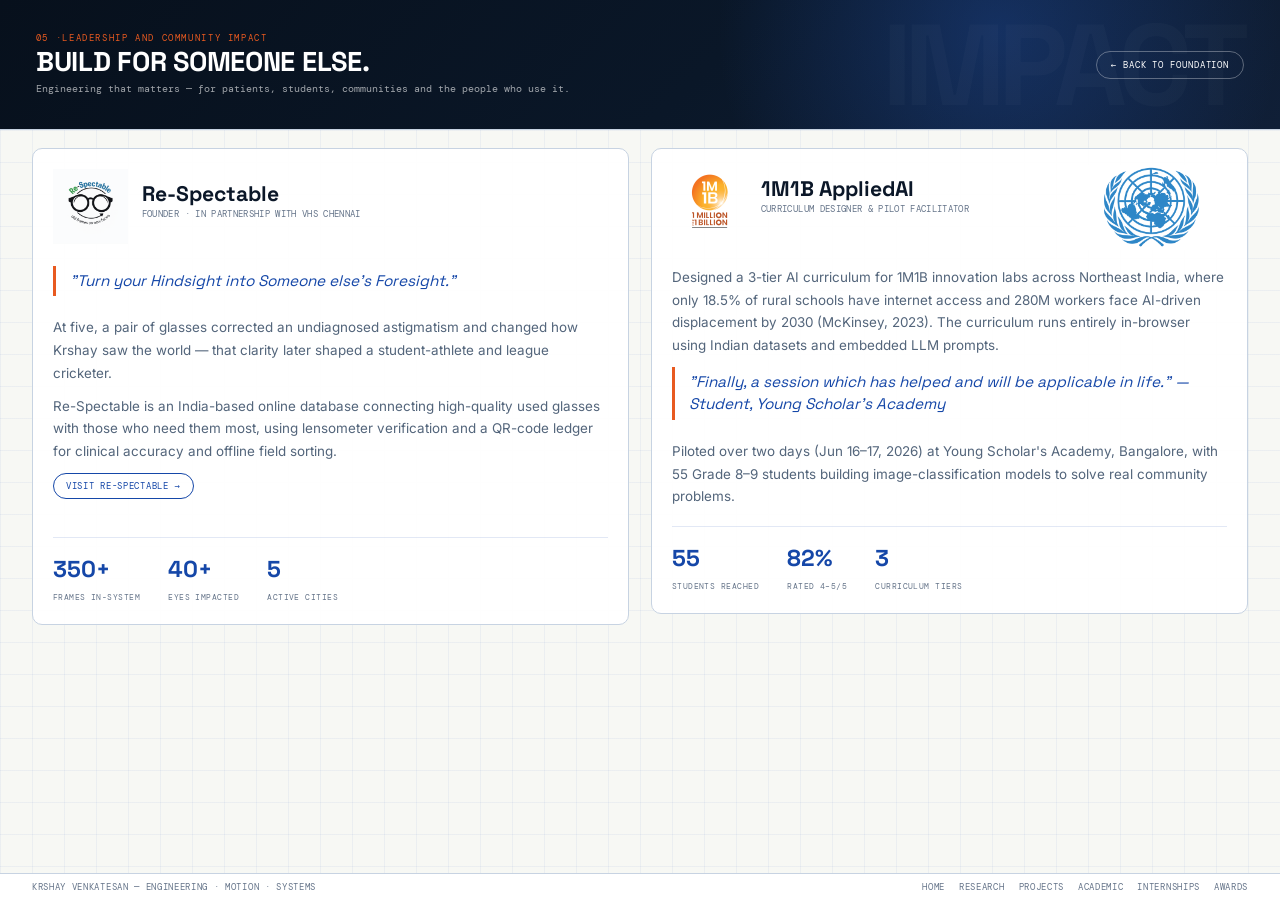
<file: impact.html>
<!doctype html>
<html lang="en">

<head>
    <meta charset="utf-8">
    <meta name="viewport" content="width=device-width,initial-scale=1">
    <meta name="theme-color" content="#08111e">
    <title>Impact — Krshay Venkatesan</title>

    <link rel="preconnect" href="https://fonts.googleapis.com">
    <link rel="preconnect" href="https://fonts.gstatic.com" crossorigin>
    <link
        href="https://fonts.googleapis.com/css2?family=DM+Mono:wght@400;500&family=Inter:wght@400;500;600;700;800&family=Space+Grotesk:wght@500;600;700&display=swap"
        rel="stylesheet">

    <!--
      This page intentionally does NOT load styles.css — see the note
      on index.html. It uses the same scoped "view-*" single-viewport
      system as every other rebuilt page so nothing fights over
      .site-header / .page-hero / !important rules.
    -->
    <style>
        :root {
            --ink: #0b1728;
            --blue: #1547a8;
            --blue2: #2b6bd8;
            --paper: #f7f8f4;
            --orange: #e85a20;
            --muted: #66758a;
            --line: #c7d3e2;
            --mono: 'DM Mono', monospace;
            --display: 'Space Grotesk', sans-serif;
            --sans: 'Inter', sans-serif;
        }

        * { box-sizing: border-box; margin: 0; padding: 0; }

        html, body {
            height: 100%;
            overflow: hidden;
            font-family: var(--sans);
            background: var(--paper);
            color: var(--ink);
        }

        a { color: inherit; text-decoration: none; }
        img { display: block; max-width: 100%; }

        /* ===================== SHELL ===================== */

        .view { height: 100vh; display: flex; flex-direction: column; }

        /* ---------- HEADER ---------- */

        .view-header {
            flex: 0 0 clamp(42px, 5.6vh, 56px);
            display: flex;
            align-items: center;
            gap: clamp(16px, 2.4vw, 34px);
            padding: 0 clamp(16px, 2.6vw, 32px);
            background: #08111e;
            color: #fff;
            border-bottom: 1px solid rgba(255,255,255,.08);
        }

        .view-brand {
            width: 26px; height: 26px;
            display: grid; place-items: center;
            border: 1px solid rgba(255,255,255,.55);
            font-family: Arial, Helvetica, sans-serif;
            font-size: 14px;
            flex: 0 0 auto;
            transition: .2s ease;
        }
        .view-brand:hover { background: var(--orange); border-color: var(--orange); }

        .view-nav {
            display: flex;
            gap: clamp(10px, 1.7vw, 22px);
            flex-wrap: wrap;
            font-family: var(--mono);
            font-size: 9px;
            letter-spacing: .14em;
            text-transform: uppercase;
        }
        .view-nav a { color: rgba(255,255,255,.55); transition: color .2s ease; }
        .view-nav a:hover { color: #fff; }
        .view-nav a.active { color: var(--orange); }

        /* ---------- TITLE STRIP ---------- */

        .view-hero {
            height: 120px;
            flex: 0 0 auto;
            display: flex;
            align-items: center;
            justify-content: space-between;
            gap: 20px;
            padding: clamp(10px, 1.8vh, 18px) clamp(16px, 2.6vw, 32px);
            background: #0b1728;
            color: #fff;
            border-bottom: 1px solid rgba(255,255,255,.08);
        }
        .view-hero-text { min-width: 0; }
        .view-kicker {
            display: block;
            font-family: var(--mono);
            font-size: 9px;
            letter-spacing: .18em;
            text-transform: uppercase;
            color: var(--orange);
            margin-bottom: 4px;
        }
        .view-hero h1 {
            font-family: var(--display);
            font-weight: 700;
            text-transform: uppercase;
            letter-spacing: -.01em;
            font-size: clamp(1.15rem, 2.3vw, 1.7rem);
            line-height: 1.05;
        }
        .view-hero p {
            font-family: var(--mono);
            font-size: 9.5px;
            line-height: 1.55;
            color: rgba(255,255,255,.62);
            max-width: 560px;
            margin-top: 5px;
        }
        .view-back {
            flex: 0 0 auto;
            font-family: var(--mono);
            font-size: 9px;
            letter-spacing: .1em;
            text-transform: uppercase;
            color: #fff;
            border: 1px solid rgba(255,255,255,.32);
            padding: 7px 14px;
            border-radius: 20px;
            white-space: nowrap;
            transition: .2s ease;
        }
        .view-back:hover { border-color: var(--orange); color: var(--orange); }

        /* ---------- STAGE ---------- */

        .view-stage {
            flex: 1 1 0;
            min-height: 0;
            overflow: hidden;
            background:
                linear-gradient(rgba(21,71,168,.05) 1px, transparent 1px),
                linear-gradient(90deg, rgba(21,71,168,.05) 1px, transparent 1px),
                var(--paper);
            background-size: 32px 32px;
            padding: clamp(12px, 2vh, 22px) clamp(16px, 2.6vw, 32px);
            display: flex;
            flex-direction: column;
            gap: clamp(8px, 1.4vh, 14px);
        }

        /* ---------- FOOTER ---------- */

        .view-footer {
            flex: 0 0 clamp(24px, 3vh, 30px);
            display: flex;
            align-items: center;
            justify-content: space-between;
            padding: 0 clamp(16px, 2.6vw, 32px);
            background: #fff;
            border-top: 1px solid var(--line);
            font-family: var(--mono);
            font-size: 8.5px;
            letter-spacing: .08em;
            color: var(--muted);
            text-transform: uppercase;
        }
        .view-footer a:hover { color: var(--blue); }
        .view-footer-links { display: flex; gap: 14px; flex-wrap: wrap; }

        /* ===================== PAGE CONTENT ===================== */

        .impact-grid {
            flex: 1 1 auto;
            min-height: 0;
            display: grid;
            grid-template-columns: 1fr 1fr;
            gap: clamp(12px, 1.8vw, 22px);
            align-items: start;
            align-content: start;
            grid-auto-rows: max-content;
        }

        .impact-card {
            display: flex;
            flex-direction: column;
            align-self: start;
            height: fit-content;
            min-height: 0;
            padding: clamp(16px, 2.2vh, 26px);
            background: rgba(255,255,255,.96);
            border: 1px solid var(--line);
            border-radius: 10px;
            overflow: hidden;
        }

        .impact-top {
            display: flex;
            gap: 14px;
            align-items: flex-start;
            margin-bottom: 12px;
        }
        .impact-icon {
            width: 42px; height: 42px; flex: 0 0 42px;
            display: grid; place-items: center;
            background: #eef4ff; border-radius: 9px; font-size: 20px;
        }
        .impact-top h3 {
            font-family: var(--display);
            font-size: clamp(1.15rem, 1.65vw, 1.45rem);
            font-weight: 700;
            color: var(--ink);
        }
        .impact-top span {
            display: block;
            font-family: var(--mono);
            font-size: 8.5px;
            color: var(--muted);
            margin-top: 2px;
            text-transform: uppercase;
            letter-spacing: .04em;
        }

        .impact-quote {
            font-family: var(--display);
            font-style: italic;
            font-size: clamp(.92rem, 1.2vw, 1.05rem);
            line-height: 1.45;
            color: var(--blue);
            border-left: 3px solid var(--orange);
            padding: 4px 0 4px 14px;
            margin: 10px 0;
        }

        .impact-card p {
            font-size: clamp(.84rem, 1.02vw, .98rem);
            line-height: 1.7;
            color: #53657b;
            margin-top: 10px;
        }

        .impact-stats {
            margin-top: 18px;
            padding-top: 16px;
            border-top: 1px solid rgba(21,71,168,.12);
            display: flex;
            gap: clamp(18px, 2.2vw, 34px);
        }
        .impact-stat strong {
            display: block;
            font-family: var(--display);
            font-size: clamp(1.25rem, 1.8vw, 1.6rem);
            color: var(--blue);
        }
        .impact-stat span {
            font-family: var(--mono);
            font-size: 7.5px;
            letter-spacing: .06em;
            text-transform: uppercase;
            color: var(--muted);
        }

        .impact-link {
            margin-top: 10px;
            display: inline-block;
            font-family: var(--mono);
            font-size: 9px;
            letter-spacing: .08em;
            text-transform: uppercase;
            color: var(--blue);
            border: 1px solid var(--blue);
            border-radius: 20px;
            padding: 6px 12px;
            width: fit-content;
            transition: .2s ease;
        }
        .impact-link:hover { background: var(--blue); color: #fff; }
.view-hero {
            flex: 0 0 125px;

            display: flex;
            align-items: center;
            justify-content: space-between;
            min-height: 130px;
            gap: 30px;

            padding:
                16px clamp(18px, 2.8vw, 42px);

background:
                radial-gradient(
                    circle at 78% 25%,
                    rgba(39, 96, 205, 0.32),
                    transparent 28%
                ),
                linear-gradient(
                    135deg,
                    #07101c 0%,
                    #0a1728 55%,
                    #101f37 100%
                );


            border-bottom: 1px solid var(--line);

            position: relative;

            overflow: hidden;
        }

        .view-hero::before {
            content: "IMPACT";

            position: absolute;

            right: 3%;
            top: 50%;

            transform: translateY(-50%);

            font-family: var(--display);

            font-size: clamp(4rem, 9vw, 9rem);

            font-weight: 700;

            letter-spacing: -.07em;

            color: rgba(255, 255, 255, .025);

            pointer-events: none;
        }

        /* Content-sized cards: removes the large blank space inside both articles */
        @media (min-width: 861px) {
            .view-stage {
                justify-content: flex-start;
            }

            .impact-grid {
                flex: 0 0 auto;
                height: auto;
            }
        }

        /* ===================== RESPONSIVE FALLBACK ===================== */

        @media (max-width: 860px) {
            html, body { overflow-y: auto; overflow-x: hidden; }
            .view { height: auto; min-height: 100vh; }
            .view-stage { overflow: visible; height: auto; }
            .impact-grid { grid-template-columns: 1fr; }
            .view-hero { flex-direction: column; align-items: flex-start; }
        }
    </style>
</head>

<body>
    <div class="view">

        <div class="view-hero">
            <div class="view-hero-text">
                <span class="view-kicker">05 ·Leadership and Community Impact</span>
                <h1>Build for someone else.</h1>
                <p>Engineering that matters — for patients, students, communities and the people who use it.</p>
            </div>
            <a class="view-back" href="index.html">← Back to foundation</a>
        </div>

        <main class="view-stage" >
            <div class="impact-grid" >

                <article class="impact-card">
                    <div class="impact-top" style="display: flex;">
                            <img src="assets/logo/ReSectable.png" alt="Logo" style="max-width: 75px; height: 75px;">
                        <div style="margin-top: 2%;">
                            <h3>Re-Spectable</h3>
                            <span>Founder · In partnership with VHS Chennai</span>
                        </div>
                    </div>
                    <div class="impact-quote">"Turn your Hindsight into Someone else's Foresight."</div>
                    <p>At five, a pair of glasses corrected an undiagnosed astigmatism and changed how Krshay saw the world — that clarity later shaped a student-athlete and league cricketer.</p>
                    <p>Re-Spectable is an India-based online database connecting high-quality used glasses with those who need them most, using lensometer verification and a QR-code ledger for clinical accuracy and offline field sorting.</p>
                    <a class="impact-link" href="https://re-spectable.org/" target="_blank">Visit Re-Spectable →</a>
                    <br>
                    <div class="impact-stats">
                        <div class="impact-stat"><strong>350+</strong><span>Frames in-system</span></div>
                        <div class="impact-stat"><strong>40+</strong><span>Eyes impacted</span></div>
                        <div class="impact-stat"><strong>5</strong><span>Active cities</span></div>
                    </div>
                </article>

                <article class="impact-card">
                    <div style="display: flex; justify-content: space-between; align-items: center;">
                        <div class="impact-top"> 
                                <img src="assets/logo/imib1.png" alt="Logo" class="coursework-logo"  style="max-width: 75px; height: 75px;">
                            <div style="margin-top: 2%;">
                                <h3>1M1B AppliedAI</h3>
                                <span>Curriculum Designer & Pilot Facilitator</span>
                            </div>
                        </div>
                        <img src="assets/logo/united-nations-logo.png" alt="Logo" class="coursework-logo"  style="max-width: auto; height: 85px;background: #fff;margin-top:-10px">
                    </div>

                    <p>Designed a 3-tier AI curriculum for 1M1B innovation labs across Northeast India, where only 18.5% of rural schools have internet access and 280M workers face AI-driven displacement by 2030 (McKinsey, 2023). The curriculum runs entirely in-browser using Indian datasets and embedded LLM prompts.</p>
                    <div class="impact-quote">"Finally, a session which has helped and will be applicable in life." — Student, Young Scholar's Academy</div>
                    <p>Piloted over two days (Jun 16–17, 2026) at Young Scholar's Academy, Bangalore, with 55 Grade 8–9 students building image-classification models to solve real community problems.</p>
                    
                    <div class="impact-stats">
                        <div class="impact-stat"><strong>55</strong><span>Students reached</span></div>
                        <div class="impact-stat"><strong>82%</strong><span>Rated 4–5/5</span></div>
                        <div class="impact-stat"><strong>3</strong><span>Curriculum tiers</span></div>
                    </div>
                </article>

            </div>
        </main>

        <footer class="view-footer">
            <span>Krshay Venkatesan — Engineering · Motion · Systems</span>
            <span class="view-footer-links">
                <a href="index.html">Home</a>
                <a href="research.html">Research</a>
                <a href="projects.html">Projects</a>
                <a href="academics.html">Academic</a>
                <a href="internships.html">Internships</a>
                <a href="awards.html">Awards</a>
            </span>
        </footer>

    </div>
</body>

</html>
</file>
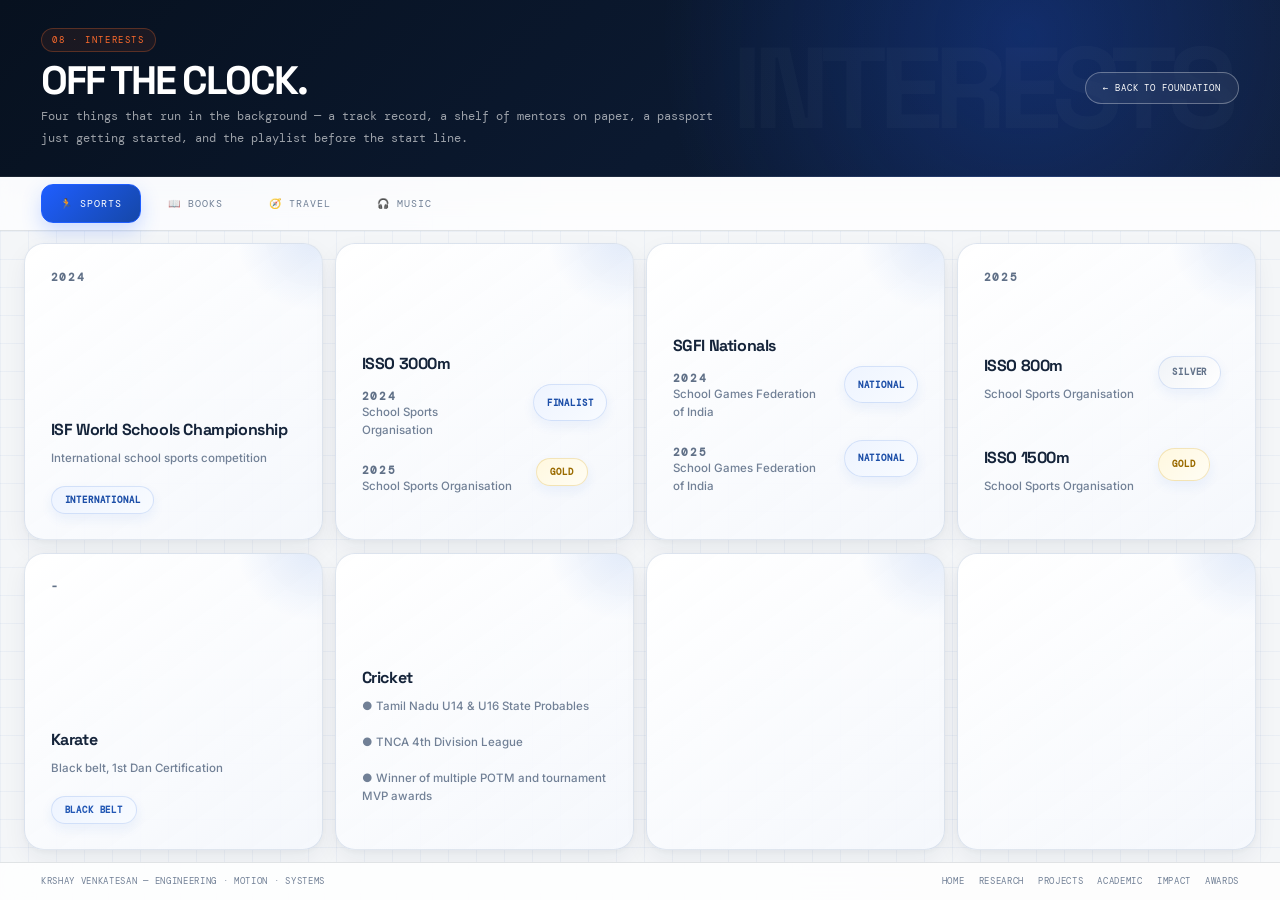
<file: interests.html>
<!doctype html>
<html lang="en">

<head>
    <meta charset="utf-8">
    <meta name="viewport" content="width=device-width,initial-scale=1">
    <meta name="theme-color" content="#08111e">
    <title>Interests — Krshay Venkatesan</title>

    <link rel="preconnect" href="https://fonts.googleapis.com">
    <link rel="preconnect" href="https://fonts.gstatic.com" crossorigin>
    <link
        href="https://fonts.googleapis.com/css2?family=DM+Mono:wght@400;500&family=Inter:wght@400;500;600;700;800&family=Space+Grotesk:wght@500;600;700&display=swap"
        rel="stylesheet">

    <style>
        :root {
            --ink: #0b1728;
            --blue: #1547a8;
            --blue2: #2b6bd8;
            --paper: #f7f8f4;
            --orange: #e85a20;
            --muted: #66758a;   
            --line: #c7d3e2;
            --mono: 'DM Mono', monospace;
            --display: 'Space Grotesk', sans-serif;
            --sans: 'Inter', sans-serif;
        }

        * {
            box-sizing: border-box;
            margin: 0;
            padding: 0;
        }

        html,
        body {
            height: 100%;
            overflow: hidden;
            font-family: var(--sans);
            background: var(--paper);
            color: var(--ink);
        }

        a {
            color: inherit;
            text-decoration: none;
        }

        img {
            display: block;
            max-width: 100%;
        }

        .view {
            height: 100vh;
            display: flex;
            flex-direction: column;
        }

        .view-header {
            flex: 0 0 clamp(42px, 5.6vh, 56px);
            display: flex;
            align-items: center;
            gap: clamp(16px, 2.4vw, 34px);
            padding: 0 clamp(16px, 2.6vw, 32px);
            background: #08111e;
            color: #fff;
            border-bottom: 1px solid rgba(255, 255, 255, .08);
        }

        .view-brand {
            width: 26px;
            height: 26px;
            display: grid;
            place-items: center;
            border: 1px solid rgba(255, 255, 255, .55);
            font-family: Arial, Helvetica, sans-serif;
            font-size: 14px;
            flex: 0 0 auto;
            transition: .2s ease;
        }

        .view-brand:hover {
            background: var(--orange);
            border-color: var(--orange);
        }

        .view-nav {
            display: flex;
            gap: clamp(10px, 1.7vw, 22px);
            flex-wrap: wrap;
            font-family: var(--mono);
            font-size: 9px;
            letter-spacing: .14em;
            text-transform: uppercase;
        }

        .view-nav a {
            color: rgba(255, 255, 255, .55);
            transition: color .2s ease;
        }

        .view-nav a:hover {
            color: #fff;
        }

        .view-nav a.active {
            color: var(--orange);
        }

        .view-hero {
            flex: 0 0 auto;
            display: flex;
            align-items: center;
            justify-content: space-between;
            gap: 16px;
            flex-wrap: wrap;
            padding: clamp(8px, 1.5vh, 14px) clamp(16px, 2.6vw, 32px);
            background: #0b1728;
            color: #fff;
            border-bottom: 1px solid rgba(255, 255, 255, .08);
        }

        .view-hero-text {
            min-width: 0;
        }

        .view-kicker {
            display: block;
            font-family: var(--mono);
            font-size: 9px;
            letter-spacing: .18em;
            text-transform: uppercase;
            color: var(--orange);
            margin-bottom: 3px;
        }

        .view-hero h1 {
            font-family: var(--display);
            font-weight: 700;
            text-transform: uppercase;
            letter-spacing: -.01em;
            font-size: clamp(1.05rem, 2.1vw, 1.5rem);
            line-height: 1.05;
        }

        .view-hero p {
            font-family: var(--mono);
            font-size: 9px;
            line-height: 1.5;
            color: rgba(255, 255, 255, .6);
            max-width: 480px;
            margin-top: 4px;
        }

        .view-back {
            flex: 0 0 auto;
            font-family: var(--mono);
            font-size: 9px;
            letter-spacing: .1em;
            text-transform: uppercase;
            color: #fff;
            border: 1px solid rgba(255, 255, 255, .32);
            padding: 6px 13px;
            border-radius: 20px;
            white-space: nowrap;
            transition: .2s ease;
        }

        .view-back:hover {
            border-color: var(--orange);
            color: var(--orange);
        }

        .tabbar {
            flex: 0 0 clamp(30px, 3.8vh, 38px);
            display: flex;
            align-items: stretch;
            gap: 6px;
            padding: 0 clamp(16px, 2.6vw, 32px);
            background: #fff;
            border-bottom: 1px solid var(--line);
        }

        .tabbar label {
            display: flex;
            align-items: center;
            gap: 6px;
            padding: 0 16px;
            font-family: var(--mono);
            font-size: 9.5px;
            letter-spacing: .1em;
            text-transform: uppercase;
            color: var(--muted);
            cursor: pointer;
            border-bottom: 2px solid transparent;
            transition: .2s ease;
        }

        .tabbar label:hover {
            color: var(--blue);
        }

        .view-stage {
            flex: 1 1 0;
            min-height: 0;
            overflow: hidden;
            background: linear-gradient(rgba(21, 71, 168, .05) 1px, transparent 1px), linear-gradient(90deg, rgba(21, 71, 168, .05) 1px, transparent 1px), var(--paper);
            background-size: 32px 32px;
            padding: clamp(10px, 1.7vh, 18px) clamp(16px, 2.6vw, 32px);
            display: flex;
            flex-direction: column;
        }

        .panel {
            display: none;
            flex: 1 1 0;
            min-height: 0;
            gap: clamp(10px, 1.6vw, 18px);
        }

        #t1:checked~.tabbar label[for="t1"],
        #t2:checked~.tabbar label[for="t2"],
        #t3:checked~.tabbar label[for="t3"],
        #t4:checked~.tabbar label[for="t4"] {
            color: var(--blue);
            border-bottom-color: var(--orange);
        }

        #t1:checked~.view-stage #p1,
        #t2:checked~.view-stage #p2,
        #t3:checked~.view-stage #p3,
        #t4:checked~.view-stage #p4 {
            display: flex;
        }

        .view-footer {
            flex: 0 0 clamp(24px, 3vh, 30px);
            display: flex;
            align-items: center;
            justify-content: space-between;
            padding: 0 clamp(16px, 2.6vw, 32px);
            background: #fff;
            border-top: 1px solid var(--line);
            font-family: var(--mono);
            font-size: 8.5px;
            letter-spacing: .08em;
            color: var(--muted);
            text-transform: uppercase;
        }

        .view-footer a:hover {
            color: var(--blue);
        }

        .view-footer-links {
            display: flex;
            gap: 14px;
            flex-wrap: wrap;
        }

        .panel-box {
            background: #fff;
            border: 1px solid var(--line);
            border-radius: 10px;
            padding: clamp(10px, 1.5vw, 16px);
            overflow: hidden;
        }

        .stat-row {
            display: flex;
            gap: clamp(12px, 1.8vw, 22px);
            flex: 0 0 auto;
            margin-bottom: 10px;
        }

        .stat-tile strong {
            display: block;
            font-family: var(--display);
            font-size: 1.3rem;
            color: var(--blue);
        }

        .stat-tile span {
            font-family: var(--mono);
            font-size: 7.5px;
            text-transform: uppercase;
            color: var(--muted);
        }

        /* ---------- SPORT ---------- */
        #p1 {
            flex-direction: column;
        }

        .sport-cols {
            flex: 1 1 0;
            min-height: 0;
            display: grid;
            grid-template-columns: 1.2fr 1fr;
            gap: clamp(10px, 1.6vw, 18px);
        }

        .track-list {
            display: flex;
            flex-direction: column;
            min-height: 0;
            overflow: hidden;
        }

        .track-row {
            flex: 1;
            display: grid;
            grid-template-columns: 34px 1fr 90px;
            align-items: center;
            gap: 8px;
            border-bottom: 1px solid var(--line);
        }

        .track-row:last-child {
            border-bottom: none;
        }

        .track-year {
            font-family: var(--mono);
            font-size: 8px;
            color: var(--muted);
        }

        .track-name {
            font-family: var(--display);
            font-size: .74rem;
            color: var(--ink);
        }

        .track-name small {
            display: block;
            font-family: var(--mono);
            font-size: 6.5px;
            color: var(--muted);
            text-transform: none;
            font-weight: 400;
        }

        .medal {
            justify-self: end;
            font-family: var(--mono);
            font-size: 7px;
            letter-spacing: .06em;
            text-transform: uppercase;
            padding: 3px 8px;
            border-radius: 10px;
        }

        .medal--gold {
            background: #fff3d6;
            color: #8a6300;
        }

        .medal--silver {
            background: #eef1f5;
            color: #5b6672;
        }

        .medal--national,
        .medal--intl {
            background: #eef4ff;
            color: var(--blue);
        }

        .medal--belt {
            background: #fff2e6;
            color: var(--orange);
        }

        .sport-note h4 {
            font-family: var(--display);
            font-size: .82rem;
            margin-bottom: 6px;
            color: var(--ink);
        }

        .sport-note p {
            font-size: .68rem;
            line-height: 1.5;
            color: var(--muted);
        }

        /* ---------- BOOKS ---------- */
        #p2 {
            flex-direction: row;
        }

        .genre-cols {
            flex: 1.4;
            display: grid;
            grid-template-columns: repeat(3, 1fr);
            gap: clamp(8px, 1.2vw, 14px);
        }

        .genre-rail h4 {
            font-family: var(--display);
            font-size: .8rem;
            margin-bottom: 2px;
            color: var(--ink);
        }

        .genre-rail>span {
            display: block;
            font-family: var(--mono);
            font-size: 7px;
            color: var(--muted);
            margin-bottom: 8px;
        }

        .spine {
            border-bottom: 1px dashed var(--line);
            padding: 5px 0;
        }

        .spine strong {
            display: block;
            font-family: var(--display);
            font-size: .68rem;
            color: var(--ink);
        }

        .spine em {
            font-style: normal;
            font-family: var(--mono);
            font-size: 6.5px;
            color: var(--muted);
        }

        .featured-pick {
            flex: 1;
            display: flex;
            flex-direction: column;
            justify-content: center;
        }

        .featured-pick>span {
            display: block;
            font-family: var(--mono);
            font-size: 7px;
            letter-spacing: .08em;
            text-transform: uppercase;
            color: var(--orange);
            margin-bottom: 4px;
        }

        .featured-pick strong {
            display: block;
            font-family: var(--display);
            font-size: 1rem;
            color: var(--ink);
        }

        .featured-pick em {
            font-style: normal;
            font-family: var(--mono);
            font-size: 7.5px;
            color: var(--muted);
        }

        .featured-pick h4 {
            font-family: var(--display);
            font-size: .78rem;
            margin: 10px 0 4px;
            color: var(--ink);
        }

        .featured-pick ul {
            list-style: none;
        }

        .featured-pick li {
            font-size: .65rem;
            color: var(--muted);
            line-height: 1.5;
            padding-left: 12px;
            position: relative;
        }

        .featured-pick li::before {
            content: "—";
            position: absolute;
            left: 0;
            color: var(--orange);
        }

        /* ---------- TRAVEL ---------- */
        #p3 {
            flex-direction: column;
        }

        .route-line {
            flex: 1 1 0;
            min-height: 0;
            display: flex;
            align-items: stretch;
            gap: 0;
        }

        .stamp {
            flex: 1;
            display: flex;
            flex-direction: column;
            justify-content: center;
            padding: 0 12px;
            border-left: 2px solid var(--line);
        }

        .stamp:first-child {
            border-left: none;
        }

        .stamp.is-next {
            border-left-color: var(--orange);
        }

        .stamp strong {
            display: block;
            font-family: var(--display);
            font-size: .8rem;
            color: var(--ink);
            margin-bottom: 3px;
        }

        .stamp span {
            font-family: var(--mono);
            font-size: 7px;
            color: var(--muted);
            line-height: 1.4;
        }

        .travel-grid {
            flex: 1 1 0;
            min-height: 0;
            display: grid;
            grid-template-columns: 1.3fr 1fr;
            gap: clamp(10px, 1.6vw, 18px);
            margin-top: 10px;
        }

        .travel-note h4,
        .travel-wishlist h4 {
            font-family: var(--display);
            font-size: .8rem;
            margin-bottom: 6px;
            color: var(--ink);
        }

        .travel-note p {
            font-size: .66rem;
            line-height: 1.5;
            color: var(--muted);
            margin-bottom: 6px;
        }

        .wish-row {
            border-bottom: 1px dashed var(--line);
            padding: 5px 0;
        }

        .wish-row strong {
            display: block;
            font-family: var(--display);
            font-size: .68rem;
            color: var(--ink);
        }

        .wish-row span {
            font-family: var(--mono);
            font-size: 6.5px;
            color: var(--muted);
        }

        /* ---------- MUSIC ---------- */
        #p4 {
            flex-direction: row;
        }

        .mood-card {
            flex: 1;
            display: flex;
            flex-direction: column;
            justify-content: center;
        }

        .mood-card h4 {
            font-family: var(--display);
            font-size: .9rem;
            margin-bottom: 6px;
            color: var(--ink);
        }

        .mood-card p {
            font-size: .7rem;
            line-height: 1.5;
            color: var(--muted);
            margin-bottom: 8px;
        }

        .mood-tag {
            align-self: flex-start;
            font-family: var(--mono);
            font-size: 7.5px;
            letter-spacing: .08em;
            text-transform: uppercase;
            background: #eef4ff;
            color: var(--blue);
            padding: 4px 10px;
            border-radius: 10px;
        }

        @media (max-width: 860px) {

            html,
            body {
                overflow-y: auto;
                overflow-x: hidden;
            }

            .view {
                height: auto;
                min-height: 100vh;
            }

            .view-stage {
                overflow: visible;
                height: auto;
            }

            #t1:checked~.view-stage #p1,
            #t2:checked~.view-stage #p2,
            #t3:checked~.view-stage #p3,
            #t4:checked~.view-stage #p4 {
                display: flex;
            }

            .panel {
                margin-bottom: 24px;
            }

            .sport-cols,
            .genre-cols,
            .travel-grid {
                grid-template-columns: 1fr;
            }

            .route-line {
                flex-direction: column;
            }

            .stamp {
                border-left: none;
                border-top: 2px solid var(--line);
                padding: 10px 0;
            }

            #p2,
            #p4 {
                flex-direction: column;
            }

            .view-hero {
                flex-direction: column;
                align-items: flex-start;
            }

            .tabbar {
                display: none;
            }
        }
    </style>
    <!-- ENHANCED_INTERESTS_START -->

    <style>
        /* =========================================================
   INTERESTS PAGE — 2026 REDESIGN OVERRIDES
   ========================================================= */
        :root {
            --ink: #07111f;
            --ink-2: #0d1b2d;
            --blue: #1f5eff;
            --blue2: #5b8cff;
            --paper: #f4f6f8;
            --surface: #ffffff;
            --orange: #ff6b2c;
            --muted: #718096;
            --line: rgba(15, 33, 55, .12);
            --shadow: 0 18px 55px rgba(14, 31, 53, .10);
            --shadow-hover: 0 26px 70px rgba(14, 31, 53, .16);
        }

        html {
            scroll-behavior: smooth
        }

        body {
            background:
                radial-gradient(circle at 15% 15%, rgba(31, 94, 255, .07), transparent 28%),
                radial-gradient(circle at 90% 80%, rgba(255, 107, 44, .06), transparent 30%),
                var(--paper);
        }

        /* Full screen structure */
        .view {
            min-height: 100vh;
            height: 100vh;
            position: relative;
            overflow: hidden;
            isolation: isolate;
        }

        .view::before {
            content: "bababa";
            position: absolute;
            inset: 0;
            pointer-events: none;
            opacity: .32;
            z-index: -1;
            background-image:
                linear-gradient(rgba(31, 94, 255, .055) 1px, transparent 1px),
                linear-gradient(90deg, rgba(31, 94, 255, .055) 1px, transparent 1px);
            background-size: 36px 36px;
        }

        /* Hero */
        .view-hero {
            position: relative;
            overflow: hidden;
            padding: clamp(18px, 3vh, 30px) clamp(18px, 3.2vw, 52px);
            background:
                radial-gradient(circle at 80% 20%, rgba(31, 94, 255, .28), transparent 35%),
                linear-gradient(135deg, #07111f 0%, #0b1930 55%, #101d35 100%);
        }

        .view-hero::after {
            content: "INTERESTS";
            position: absolute;
            right: clamp(20px, 4vw, 70px);
            top: 50%;
            transform: translateY(-50%);
            font-family: var(--display);
            font-weight: 700;
            font-size: clamp(3rem, 9vw, 10rem);
            letter-spacing: -.08em;
            color: rgba(255, 255, 255, .025);
            pointer-events: none;
        }

        .view-hero-text {
            position: relative;
            z-index: 1
        }

        .view-kicker {
            display: inline-flex;
            align-items: center;
            gap: 8px;
            padding: 5px 10px;
            border: 1px solid rgba(255, 107, 44, .28);
            border-radius: 999px;
            background: rgba(255, 107, 44, .08);
            margin-bottom: 8px;
        }

        .view-hero h1 {
            font-size: clamp(1.45rem, 3.1vw, 2.7rem);
            letter-spacing: -.055em;
        }

        .view-hero p {
            max-width: 680px;
            font-size: clamp(.65rem, 1vw, .78rem);
            line-height: 1.75;
        }

        .view-back {
            position: relative;
            z-index: 1;
            padding: 9px 17px;
            background: rgba(255, 255, 255, .06);
            backdrop-filter: blur(12px);
            -webkit-backdrop-filter: blur(12px);
        }

        .view-back:hover {
            transform: translateY(-2px);
            background: rgba(255, 107, 44, .10);
        }

        /* Modern tab navigation */
        .tabbar {
            flex: 0 0 auto;
            min-height: 54px;
            gap: 8px;
            padding: 7px clamp(18px, 3.2vw, 52px);
            background: rgba(255, 255, 255, .78);
            backdrop-filter: blur(18px);
            -webkit-backdrop-filter: blur(18px);
        }

        .tabbar label {
            position: relative;
            padding: 0 18px;
            border: 1px solid transparent;
            border-radius: 12px;
            font-size: 10px;
            overflow: hidden;
        }

        .tabbar label::before {
            content: "";
            position: absolute;
            inset: 0;
            background: linear-gradient(135deg, rgba(31, 94, 255, .09), rgba(255, 255, 255, .1));
            opacity: 0;
            transition: opacity .25s ease;
        }

        .tabbar label:hover {
            transform: translateY(-1px);
            color: var(--blue);
            border-color: rgba(31, 94, 255, .12);
            background: #fff;
        }

        .tabbar label:hover::before {
            opacity: 1
        }

        #t1:checked~.tabbar label[for="t1"],
        #t2:checked~.tabbar label[for="t2"],
        #t3:checked~.tabbar label[for="t3"],
        #t4:checked~.tabbar label[for="t4"] {
            color: #fff;
            border-bottom-color: transparent;
            border-color: var(--blue);
            background: linear-gradient(135deg, var(--blue), #1547a8);
            box-shadow: 0 8px 20px rgba(31, 94, 255, .22);
        }

        /* Main stage */
        .view-stage {
            padding: clamp(14px, 2.2vh, 24px) clamp(18px, 3.2vw, 52px);
            background: transparent;
        }

        .panel {
            animation: panelIn .55s cubic-bezier(.2, .8, .2, 1) both;
        }

        @keyframes panelIn {
            from {
                opacity: 0;
                transform: translateY(16px) scale(.99)
            }

            to {
                opacity: 1;
                transform: translateY(0) scale(1)
            }
        }

        /* Premium cards */
        .panel-box {
            position: relative;
            border: 1px solid rgba(15, 33, 55, .10);
            border-radius: 18px;
            padding: clamp(14px, 1.8vw, 22px);
            background: rgba(255, 255, 255, .88);
            box-shadow: 0 8px 28px rgba(14, 31, 53, .06);
            transition: transform .32s ease, box-shadow .32s ease, border-color .32s ease;
        }

        .panel-box::before {
            content: "";
            position: absolute;
            left: 0;
            right: 0;
            top: 0;
            height: 2px;
            opacity: 0;
            background: linear-gradient(90deg, var(--blue), var(--orange));
            transition: opacity .3s ease;
        }

        .panel-box:hover {
            transform: translateY(-4px);
            border-color: rgba(31, 94, 255, .20);
            box-shadow: var(--shadow-hover);
        }

        .panel-box:hover::before {
            opacity: 1
        }

        /* Stats */
        .stat-row {
            display: grid;
            grid-template-columns: repeat(4, minmax(0, 1fr));
            gap: 12px;
            margin-bottom: 14px;
        }

        .stat-tile {
            padding: 12px 14px;
            border: 1px solid rgba(15, 33, 55, .09);
            border-radius: 15px;
            background: rgba(255, 255, 255, .72);
            box-shadow: 0 8px 24px rgba(14, 31, 53, .04);
            transition: transform .28s ease, border-color .28s ease;
        }

        .stat-tile:hover {
            transform: translateY(-3px);
            border-color: rgba(31, 94, 255, .24);
        }

        .stat-tile strong {
            font-size: clamp(1.25rem, 2vw, 1.8rem);
            letter-spacing: -.06em;
        }

        .stat-tile span {
            font-size: 8px;
            letter-spacing: .08em
        }

        /* SPORT */
        .sport-cols {
            grid-template-columns: minmax(0, 1.55fr) minmax(260px, .8fr)
        }

        .track-list {
            padding: 4px 20px
        }

        .track-row {
            position: relative;
            grid-template-columns: 54px 1fr 110px;
            min-height: 58px;
            transition: padding .25s ease, background .25s ease;
        }

        .track-row::before {
            content: "";
            position: absolute;
            left: -20px;
            width: 3px;
            height: 0;
            border-radius: 999px;
            background: var(--blue);
            transition: height .25s ease;
        }

        .track-row:hover {
            padding-left: 8px;
            background: linear-gradient(90deg, rgba(31, 94, 255, .055), transparent);
        }

        .track-row:hover::before {
            height: 70%
        }

        .track-year {
            font-size: 9px;
            font-weight: 500
        }

        .track-name {
            font-size: .86rem
        }

        .track-name small {
            font-size: 7.5px;
            margin-top: 2px
        }

        .medal {
            padding: 5px 10px;
            border: 1px solid transparent;
            box-shadow: 0 4px 10px rgba(14, 31, 53, .04);
        }

        .sport-note {
            display: flex;
            flex-direction: column;
            justify-content: center;
            background: linear-gradient(145deg, #fff, #f4f7ff);
        }

        .sport-note h4 {
            font-size: 1.05rem;
            line-height: 1.2
        }

        .sport-note p {
            font-size: .76rem;
            line-height: 1.8
        }

        /* BOOKS */
        #p2 {
            align-items: stretch
        }

        .genre-cols {
            gap: 14px
        }

        .genre-rail {
            display: flex;
            flex-direction: column;
        }

        .genre-rail h4 {
            font-size: .95rem
        }

        .genre-rail>span {
            font-size: 7.5px;
            line-height: 1.5
        }

        .spine {
            position: relative;
            padding: 10px 0;
            transition: padding .25s ease;
        }

        .spine:hover {
            padding-left: 8px
        }

        .spine:hover::before {
            content: "";
            position: absolute;
            left: 0;
            top: 12px;
            width: 3px;
            height: 18px;
            background: var(--orange);
            border-radius: 2px;
        }

        .spine strong {
            font-size: .76rem
        }

        .spine em {
            font-size: 7px
        }

        .featured-pick {
            min-width: 250px;
            background:
                radial-gradient(circle at 90% 10%, rgba(31, 94, 255, .11), transparent 30%),
                linear-gradient(145deg, #ffffff, #f7f9ff);
        }

        .featured-pick strong {
            font-size: 1.35rem;
            line-height: 1.15
        }

        .featured-pick li {
            font-size: .73rem;
            line-height: 1.75
        }

        /* TRAVEL */
        .route-line {
            border-radius: 18px;
            overflow: hidden;
            padding: 0;
        }

        .stamp {
            position: relative;
            padding: 20px;
            transition: background .3s ease, transform .3s ease;
        }

        .stamp::after {
            content: "→";
            position: absolute;
            right: -9px;
            top: 50%;
            transform: translateY(-50%);
            z-index: 2;
            width: 18px;
            height: 18px;
            display: grid;
            place-items: center;
            border-radius: 50%;
            background: var(--paper);
            color: var(--blue);
            font-size: 10px;
        }

        .stamp:last-child::after {
            display: none
        }

        .stamp:hover {
            background: rgba(31, 94, 255, .055);
            transform: translateY(-2px);
        }

        .stamp strong {
            font-size: .95rem
        }

        .stamp span {
            font-size: 7.5px
        }

        .stamp.is-next {
            background: linear-gradient(135deg, rgba(255, 107, 44, .08), rgba(255, 255, 255, .9));
        }

        .travel-note p {
            font-size: .74rem;
            line-height: 1.8
        }

        .wish-row {
            padding: 11px 0;
            transition: padding .25s ease;
        }

        .wish-row:hover {
            padding-left: 8px
        }

        .wish-row strong {
            font-size: .78rem
        }

        .wish-row span {
            font-size: 7px
        }

        /* MUSIC */
        #p4 {
            gap: 16px
        }

        .mood-card {
            min-height: 220px;
            overflow: hidden;
        }

        .mood-card::after {
            content: "";
            position: absolute;
            width: 120px;
            height: 120px;
            right: -40px;
            bottom: -40px;
            border-radius: 50%;
            background: radial-gradient(circle, rgba(31, 94, 255, .12), transparent 65%);
            transition: transform .45s ease;
        }

        .mood-card:hover::after {
            transform: scale(1.6)
        }

        .mood-card h4 {
            font-size: 1.2rem
        }

        .mood-card p {
            font-size: .78rem;
            line-height: 1.75
        }

        .mood-tag {
            padding: 6px 12px;
            border: 1px solid rgba(31, 94, 255, .12);
        }

        /* Footer */
        .view-footer {
            min-height: 38px;
            padding: 0 clamp(18px, 3.2vw, 52px);
            background: rgba(255, 255, 255, .82);
            backdrop-filter: blur(14px);
        }

        .view-footer a {
            position: relative;
            transition: color .2s ease;
        }

        .view-footer a::after {
            content: "";
            position: absolute;
            left: 0;
            bottom: -3px;
            width: 0;
            height: 1px;
            background: var(--blue);
            transition: width .25s ease;
        }

        .view-footer a:hover::after {
            width: 100%
        }


        /* =========================
   BOX BOARD — SAME STYLE AS ACADEMIC PAGE
========================= */
        .view-stage {
            min-height: 0;
            overflow: hidden;
            padding: 12px 24px;
            background:
                linear-gradient(rgba(21, 71, 168, .045) 1px, transparent 1px),
                linear-gradient(90deg, rgba(21, 71, 168, .045) 1px, transparent 1px),
                var(--paper);
            background-size: 28px 28px;
        }

        .panel {
            width: 100%;
            height: 100%;
        }

        #p1 {
            flex-direction: column;
        }

        .sport-cols {
            width: 100%;
            height: 100%;
            display: grid;
            grid-template-columns: repeat(5, minmax(0, 1fr));
            grid-template-rows: repeat(2, minmax(0, 1fr));
            gap: 10px;
        }

        .sport-cols>.track-list {
            grid-column: 1 / 6;
            grid-row: 1 / 3;
        }

        .sport-cols>.sport-note {
            grid-column: 5;
            grid-row: 1 / 3;
        }

        .track-list {
            min-width: 0;
            min-height: 0;
            padding: 10px;
            display: grid;
            grid-template-columns: repeat(2, minmax(0, 1fr));
            grid-template-rows: repeat(4, minmax(0, 1fr));
            gap: 10px;
            border: 0;
            background: transparent;
            box-shadow: none;
        }

        .track-row {
            position: relative;
            min-width: 0;
            min-height: 1px;
            display: flex;
            flex-direction: column;
            justify-content: center;
            gap: 5px;
            padding: 11px;
            border: 1px solid var(--line);
            border-radius: 9px;
            background: rgba(255, 255, 255, .97);
            box-shadow: 0 3px 12px rgba(11, 23, 40, .035);
            transition: transform .2s ease, box-shadow .2s ease, border-color .2s ease;
        }

        .track-row::before {
            display: none;
        }

        .track-row:hover {
            padding: 11px;
            background: #fff;
            transform: translateY(-3px);
            border-color: rgba(31, 94, 255, .25);
            box-shadow: 0 9px 22px rgba(11, 23, 40, .08);
        }

        .track-year {
            order: 0;
            font-family: var(--mono);
            font-size: 6px;
            letter-spacing: .08em;
            color: var(--muted);
        }

        .track-name {
            order: 1;
            min-width: 0;
            font-family: var(--display);
            font-size: .68rem;
            font-weight: 700;
            line-height: 1.2;
            color: var(--ink);
        }

        .track-name small {
            display: block;
            margin-top: 4px;
            font-family: var(--mono);
            font-size: 5.7px;
            line-height: 1.35;
            color: var(--muted);
        }

        .medal {
            order: 2;
            align-self: flex-start;
            width: fit-content;
            margin-top: 3px;
            padding: 3px 6px;
            border: 1px solid rgba(31, 94, 255, .12);
            border-radius: 12px;
            font-family: var(--mono);
            font-size: 5.5px;
            letter-spacing: .04em;
            text-transform: uppercase;
            box-shadow: none;
        }

        .sport-note {
            min-width: 0;
            min-height: 0;
            padding: 14px;
            display: flex;
            flex-direction: column;
            justify-content: center;
            border: 1px solid var(--line);
            border-radius: 9px;
            background: rgba(255, 255, 255, .97);
            box-shadow: 0 3px 12px rgba(11, 23, 40, .035);
        }

        .sport-note::before {
            content: "SPORT PROFILE";
            display: block;
            margin-bottom: 7px;
            font-family: var(--mono);
            font-size: 6px;
            letter-spacing: .1em;
            text-transform: uppercase;
            color: var(--orange);
        }

        .sport-note h4 {
            margin-bottom: 7px;
            font-family: var(--display);
            font-size: .78rem;
            line-height: 1.2;
            color: var(--ink);
        }

        .sport-note p {
            font-size: .57rem;
            line-height: 1.55;
            color: var(--muted);
        }

        /* Make the tabbed experience use the same compact cards when a
   future Books / Travel / Music panel is added. */
        .genre-rail,
        .featured-pick,
        .stamp,
        .travel-note,
        .wish-row,
        .mood-card {
            border: 1px solid var(--line);
            border-radius: 9px;
            background: rgba(255, 255, 255, .97);
            box-shadow: 0 3px 12px rgba(11, 23, 40, .035);
        }

        @media(max-height:760px) and (min-width:861px) {
            .view-stage {
                padding: 9px 18px
            }

            .sport-cols {
                gap: 7px
            }

            .track-list {
                gap: 7px;
                padding: 7px
            }

            .track-row {
                padding: 8px
            }

            .track-row:hover {
                padding: 8px
            }

            .sport-note {
                padding: 10px
            }
        }

        /* Responsive */
        @media(max-width:1050px) {
            .stat-row {
                grid-template-columns: repeat(2, 1fr)
            }

            .sport-cols {
                grid-template-columns: repeat(3, minmax(0, 1fr));
                grid-template-rows: auto;
            }

            .sport-cols>.track-list {
                grid-column: 1 / 3;
                grid-row: auto;
            }

            .sport-cols>.sport-note {
                grid-column: 3;
                grid-row: auto;
            }

            .track-list {
                grid-template-columns: 1fr 1fr;
            }
        }

        @media(max-width:860px) {

            html,
            body {
                overflow: auto
            }

            .view {
                height: auto;
                overflow: visible
            }

            .view::before {
                position: fixed
            }

            .view-hero {
                padding: 24px 20px
            }

            .view-stage {
                padding: 12px 16px;
                overflow: visible
            }

            .panel {
                height: auto
            }

            .tabbar {
                display: flex;
                overflow-x: auto;
                padding: 7px 12px;
                scrollbar-width: none;
            }

            .tabbar::-webkit-scrollbar {
                display: none
            }

            .tabbar label {
                flex: 0 0 auto;
                min-height: 40px
            }

            .panel {
                display: none !important;
                margin-bottom: 0
            }

            #t1:checked~.view-stage #p1,
            #t2:checked~.view-stage #p2,
            #t3:checked~.view-stage #p3,
            #t4:checked~.view-stage #p4 {
                display: flex !important
            }

            .sport-cols {
                height: auto;
                grid-template-columns: 1fr 1fr;
                grid-template-rows: auto;
            }

            .sport-cols>.track-list {
                grid-column: 1 / -1;
                grid-row: auto;
            }

            .sport-cols>.sport-note {
                grid-column: 1 / -1;
                grid-row: auto;
            }

            .track-list {
                grid-template-columns: 1fr 1fr;
                grid-template-rows: auto;
            }

            .track-row {
                min-height: 125px;
            }

            .genre-cols,
            .travel-grid {
                grid-template-columns: 1fr
            }

            #p2,
            #p4 {
                flex-direction: column
            }

            .route-line {
                flex-direction: column
            }

            .stamp {
                border-left: none;
                border-top: 1px solid var(--line)
            }

            .stamp:first-child {
                border-top: none
            }

            .stamp::after {
                content: "↓";
                left: 50%;
                right: auto;
                top: auto;
                bottom: -9px;
                transform: translateX(-50%);
            }

            .track-row {
                grid-template-columns: 45px 1fr 90px
            }

            .view-footer {
                flex-direction: column;
                align-items: flex-start;
                gap: 8px;
                padding: 14px 18px;
            }
        }

        @media(max-width:560px) {
            .sport-cols {
                grid-template-columns: 1fr;
            }

            .sport-cols>.track-list,
            .sport-cols>.sport-note {
                grid-column: 1;
            }

            .track-list {
                grid-template-columns: 1fr;
            }

            .track-row {
                min-height: 105px;
            }

            .stat-row {
                grid-template-columns: 1fr 1fr
            }

            .track-list {
                padding: 4px 12px
            }

            .track-row {
                grid-template-columns: 40px 1fr
            }

            .medal {
                grid-column: 2;
                justify-self: start;
                margin-bottom: 7px
            }

            .view-hero h1 {
                font-size: 1.7rem
            }

            .view-back {
                width: 100%;
                text-align: center
            }

            .view-footer-links {
                gap: 10px
            }
        }

        /* Reduced motion */
        @media(prefers-reduced-motion:reduce) {

            *,
            *::before,
            *::after {
                animation-duration: .01ms !important;
                animation-iteration-count: 1 !important;
                transition-duration: .01ms !important;
                scroll-behavior: auto !important;
            }
        }
    </style>

    <!-- ENHANCED_INTERESTS_END -->

    <style>
        /* =========================================================
   FINAL FIX — SPORTS 4 x 2 BOX GRID + TAB BUG FIX
   ========================================================= */

        /* Only the selected tab is visible. This fixes the bug where
   clicking Books could still leave the Sports/Awards cards visible. */
        .view-stage>.panel {
            display: none !important;
        }

        #t1:checked~.view-stage #p1,
        #t2:checked~.view-stage #p2,
        #t3:checked~.view-stage #p3,
        #t4:checked~.view-stage #p4 {
            display: flex !important;
        }

        /* Sports = exactly 4 boxes on row 1 + 4 boxes on row 2. */
        #p1 {
            flex-direction: column !important;
            min-height: 0;
            width: 100%;
        }

        #p1 .sport-cols {
            width: 100%;
            height: 100%;
            min-height: 0;
            display: grid !important;
            grid-template-columns: repeat(4, minmax(0, 1fr));
            grid-template-rows: repeat(2, minmax(0, 1fr));
            gap: 12px;
        }

        /* Let the 8 award rows become direct grid items. */
        #p1 .track-list {
            display: contents !important;
        }

        #p1 .track-row {
            min-width: 0;
            min-height: 0;
            height: auto;
            display: flex !important;
            flex-direction: column !important;
            align-items: flex-start !important;
            justify-content: center !important;
            gap: 7px;
            padding: 14px;
            border: 1px solid var(--line) !important;
            border-radius: 10px;
            background: rgba(255, 255, 255, .97);
            box-shadow: 0 3px 12px rgba(11, 23, 40, .035);
            overflow: hidden;
            transition: transform .2s ease, box-shadow .2s ease, border-color .2s ease;
        }

        #p1 .track-row:last-child {
            border-bottom: 1px solid var(--line) !important;
        }

        #p1 .track-row:hover {
            transform: translateY(-3px);
            border-color: rgba(31, 94, 255, .25) !important;
            box-shadow: 0 10px 24px rgba(11, 23, 40, .09);
        }

        #p1 .track-year {
            order: 1;
            font-family: var(--mono);
            font-size: 7px;
            letter-spacing: .08em;
            color: var(--muted);
        }

        #p1 .track-name {
            order: 2;
            width: 100%;
            min-width: 0;
            font-family: var(--display);
            font-size: .75rem;
            font-weight: 700;
            line-height: 1.22;
            color: var(--ink);
        }

        #p1 .track-name small {
            display: block;
            margin-top: 5px;
            font-family: var(--mono);
            font-size: 6px;
            line-height: 1.4;
            color: var(--muted);
        }

        #p1 .medal {
            order: 3;
            align-self: flex-start;
            margin: 1px 0 0;
            padding: 4px 8px;
            border-radius: 12px;
            font-family: var(--mono);
            font-size: 6px;
            letter-spacing: .05em;
            text-transform: uppercase;
        }

        /* The profile text is intentionally hidden on the sports board so
   the 8 award boxes remain a clean 4 x 2 layout. */
        #p1 .sport-note {
            display: none !important;
        }

        /* Books / Travel / Music retain the same visual box language. */
        #p2 .genre-rail,
        #p2 .featured-pick,
        #p3 .stat-tile,
        #p3 .route-line,
        #p3 .travel-note,
        #p3 .travel-wishlist,
        #p4 .mood-card {
            border: 1px solid var(--line);
            border-radius: 10px;
            background: rgba(255, 255, 255, .97);
            box-shadow: 0 3px 12px rgba(11, 23, 40, .035);
        }

        /* =========================================
   PREMIUM SPORTS SECTION
========================================= */

        .sports-grid {
            flex: 1;
            min-height: 0;
            display: grid;
            grid-template-columns: repeat(4, 1fr);
            grid-template-rows: repeat(2, 1fr);
            gap: clamp(14px, 1.4vw, 22px);
            padding: clamp(10px, 1.2vh, 18px);
        }


        /* =========================================
   SPORTS CARD
========================================= */

        .sport-card {
            position: relative;
            display: flex;
            flex-direction: column;
            justify-content: space-between;

            min-width: 0;
            min-height: 0;

            padding: clamp(20px, 2vw, 30px);

            overflow: hidden;

            background:
                linear-gradient(145deg,
                    rgba(255, 255, 255, 0.98),
                    rgba(244, 247, 252, 0.92));

            border: 1px solid rgba(120, 145, 180, 0.22);
            border-radius: 20px;

            box-shadow:
                0 10px 25px rgba(20, 40, 75, 0.06),
                0 2px 6px rgba(20, 40, 75, 0.04);

            transition:
                transform 0.35s cubic-bezier(.2, .8, .2, 1),
                box-shadow 0.35s ease,
                border-color 0.35s ease;

            transform-style: preserve-3d;
            will-change: transform;
        }


        /* Decorative corner */

        .sport-card::before {
            content: "";

            position: absolute;

            width: 160px;
            height: 160px;

            top: -90px;
            right: -70px;

            border-radius: 50%;

            background:
                radial-gradient(circle,
                    rgba(43, 107, 216, 0.13),
                    transparent 68%);

            pointer-events: none;

            transition:
                transform 0.5s ease,
                opacity 0.4s ease;
        }


        /* Bottom highlight */

        .sport-card::after {
            content: "";

            position: absolute;

            left: 0;
            bottom: 0;

            width: 100%;
            height: 3px;

            background:
                linear-gradient(90deg,
                    #e85a20,
                    #2b6bd8,
                    transparent);

            transform: scaleX(0);
            transform-origin: left;

            transition: transform 0.4s ease;
        }


        /* =========================================
   HOVER EFFECT
========================================= */

        .sport-card:hover {
            z-index: 5;

            border-color:
                rgba(43, 107, 216, 0.35);

            box-shadow:
                0 24px 55px rgba(20, 45, 85, 0.15),
                0 5px 15px rgba(20, 45, 85, 0.08);
        }

        .sport-card:hover::before {
            transform: scale(1.3);
        }

        .sport-card:hover::after {
            transform: scaleX(1);
        }


        /* =========================================
   YEAR
========================================= */

        .sport-year {
            position: relative;

            display: inline-flex;
            align-items: center;

            width: fit-content;

            font-family: var(--mono);

            font-size: clamp(0.7rem, 0.8vw, 0.82rem);
            font-weight: 600;

            letter-spacing: 0.16em;

            color: #607087;

            text-transform: uppercase;
        }


        /* =========================================
   SPORT TITLE
========================================= */

        .sport-card h3 {
            position: relative;

            margin-top: auto;
            margin-bottom: 10px;

            font-family: var(--display);

            font-size: clamp(1rem, 1.25vw, 1.35rem);

            font-weight: 700;

            line-height: 1.25;

            letter-spacing: -0.025em;

            color: #15243a;

            transition:
                color 0.3s ease,
                transform 0.3s ease;
        }


        .sport-card:hover h3 {
            color: #1547a8;
        }


        /* =========================================
   DESCRIPTION
========================================= */

        .sport-card .sport-desc {
            position: relative;

            font-family: var(--sans);

            font-size: clamp(0.72rem, 0.82vw, 0.88rem);

            font-weight: 500;

            line-height: 1.55;

            color: #718096;

            margin-bottom: 18px;
        }


        /* =========================================
   ACHIEVEMENT BADGE
========================================= */

        .sport-badge {
            position: relative;

            display: inline-flex;
            align-items: center;

            width: fit-content;

            padding: 7px 13px;

            border-radius: 999px;

            font-family: var(--mono);

            font-size: clamp(0.58rem, 0.65vw, 0.7rem);

            font-weight: 600;

            letter-spacing: 0.09em;

            text-transform: uppercase;

            background:
                linear-gradient(135deg,
                    #eef4ff,
                    #f8fbff);

            color: #2358b5;

            border:
                1px solid rgba(43, 107, 216, 0.16);

            box-shadow:
                0 5px 12px rgba(43, 107, 216, 0.08);

            transition:
                transform 0.3s ease,
                box-shadow 0.3s ease;
        }


        .sport-card:hover .sport-badge {
            transform: translateY(-3px);

            box-shadow:
                0 10px 22px rgba(43, 107, 216, 0.15);
        }


        /* =========================================
   SPECIAL BADGE COLORS
========================================= */

        .sport-badge.gold {
            background:
                linear-gradient(135deg,
                    #fff8df,
                    #fffdf4);

            color: #9a6b00;

            border-color:
                rgba(205, 158, 34, 0.25);
        }


        .sport-badge.silver {
            background:
                linear-gradient(135deg,
                    #f0f3f7,
                    #ffffff);

            color: #64748b;
        }


        .sport-badge.national {
            background:
                linear-gradient(135deg,
                    #eef4ff,
                    #f8fbff);

            color: #1d4fa8;
        }


        .sport-badge.blackbelt {
            background:
                linear-gradient(135deg,
                    #1b2635,
                    #2a3748);

            color: #ffffff;

            border-color:
                rgba(0, 0, 0, 0.4);
        }


        /* =========================================
   CARD ENTRANCE ANIMATION
========================================= */

        .sport-card {
            opacity: 0;

            animation:
                sportCardReveal 0.7s cubic-bezier(.2, .8, .2, 1) forwards;
        }


        .sport-card:nth-child(1) {
            animation-delay: .05s;
        }

        .sport-card:nth-child(2) {
            animation-delay: .1s;
        }

        .sport-card:nth-child(3) {
            animation-delay: .15s;
        }

        .sport-card:nth-child(4) {
            animation-delay: .2s;
        }

        .sport-card:nth-child(5) {
            animation-delay: .25s;
        }

        .sport-card:nth-child(6) {
            animation-delay: .3s;
        }

        .sport-card:nth-child(7) {
            animation-delay: .35s;
        }

        .sport-card:nth-child(8) {
            animation-delay: .4s;
        }


        @keyframes sportCardReveal {

            from {
                opacity: 0;

                transform:
                    translateY(25px) scale(.97);
            }

            to {
                opacity: 1;

                transform:
                    translateY(0) scale(1);
            }
        }


        /* =========================================
   MOBILE RESPONSIVE
========================================= */

        @media (max-width: 900px) {

            .sports-grid {
                grid-template-columns:
                    repeat(2, 1fr);
            }

        }


        @media (max-width: 600px) {

            .sports-grid {
                grid-template-columns: 1fr;
            }

            .sport-card {
                min-height: 180px;
            }

        }

        @media (max-height:760px) and (min-width:861px) {
            #p1 .sport-cols {
                gap: 8px
            }

            #p1 .track-row {
                padding: 10px;
                gap: 5px
            }

            #p1 .track-name {
                font-size: .68rem
            }

            #p1 .track-name small {
                font-size: 5.5px
            }
        }

        @media (max-width:860px) {

            /* Keep the tab system working on mobile too. */
            .view-stage>.panel {
                display: none !important
            }

            #t1:checked~.view-stage #p1,
            #t2:checked~.view-stage #p2,
            #t3:checked~.view-stage #p3,
            #t4:checked~.view-stage #p4 {
                display: flex !important
            }

            #p1 .sport-cols {
                height: auto;
                grid-template-columns: repeat(2, minmax(0, 1fr));
                grid-template-rows: none;
                grid-auto-rows: minmax(125px, auto);
                gap: 10px;
            }
        }

        @media (max-width:560px) {
            #p1 .sport-cols {
                grid-template-columns: 1fr;
                grid-auto-rows: minmax(115px, auto);
            }
        }
    </style>

</head>

<body>
    <div class="view">

        <input type="radio" name="tabs" id="t1" checked style="display:none">
        <input type="radio" name="tabs" id="t2" style="display:none">
        <input type="radio" name="tabs" id="t3" style="display:none">
        <input type="radio" name="tabs" id="t4" style="display:none">


        <div class="view-hero">
            <div class="view-hero-text">
                <span class="view-kicker">08 · Interests</span>
                <h1>Off the clock.</h1>
                <p>Four things that run in the background — a track record, a shelf of mentors on paper, a passport just
                    getting started, and the playlist before the start line.</p>
            </div>
            <a class="view-back" href="index.html">← Back to foundation</a>
        </div>

        <div class="tabbar">
            <label for="t1">🏃 Sports</label>
            <label for="t2">📖 Books</label>
            <label for="t3">🧭 Travel</label>
            <label for="t4">🎧 Music</label>
        </div>

        <main class="view-stage">

            <div class="panel" id="p1" style="display: none;">

                <div class="sport-cols">
                    <div class="track-list">
                        <article class="sport-card">

                            <span class="sport-year">2024</span>

                            <div>
                                <h3>ISF World Schools Championship</h3>

                                <p class="sport-desc">
                                    International school sports competition
                                </p>

                                <span class="sport-badge national">
                                    International
                                </span>
                            </div>

                        </article>
                        <article class="sport-card">

                            <h3>ISSO 3000m</h3>
                            
                            <div style="display: flex;">
                                <div>
                                    <span class="sport-year">2024</span>
    
                                    <p class="sport-desc">
                                        School Sports Organisation
                                    </p>
                                </div>

                                <span class="sport-badge national" style="margin-left: 10%;height: 50%;">
                                    Finalist
                                </span>
                            </div>
                            <div style="display: flex;">
                                <div>
                                    <span class="sport-year">2025</span>
    
                                    <p class="sport-desc">
                                        School Sports Organisation
                                    </p>
                                </div>

                                <span class="sport-badge gold" style="margin-left: 10%; height: 50%;">
                                    Gold
                                </span>
                            </div>


                        </article>
                        <article class="sport-card">

                            <h3>SGFI Nationals</h3>
                            
                            <div style="display: flex;">
                                <div>
                                    <span class="sport-year">2024</span>
    
                                    <p class="sport-desc">
                                        School Games Federation of India
                                    </p>
                                </div>

                                <span class="sport-badge national" style="margin-left: 10%; height: 50%;">
                                    National
                                </span>
                            </div>
                            <div style="display: flex;">
                                <div>
                                    <span class="sport-year">2025</span>
    
                                    <p class="sport-desc">
                                        School Games Federation of India
                                    </p>
                                </div>

                                <span class="sport-badge national" style="margin-left: 10%; height: 50%;">
                                    National
                                </span>
                            </div>
                        </article>
                        <article class="sport-card">

                            <span class="sport-year">2025</span>
<br>
                            <div style="display: flex;">
                                <div>
                                    <h3>ISSO 800m</h3>
    
                                    <p class="sport-desc">
                                        School Sports Organisation
                                    </p>
                                </div>

                                <span class="sport-badge silver" style="margin-left: 10%; height: 50%;">
                                    Silver
                                </span>
                            </div>
                            <div style="display: flex;">
                                <div>
                                    <h3>ISSO 1500m</h3>
    
                                    <p class="sport-desc">
                                        School Sports Organisation
                                    </p>
                                </div>

                                <span class="sport-badge gold" style="margin-left: 10%; height: 50%;">
                                    Gold
                                </span>
                            </div>
                        </article>
                        <article class="sport-card">
<span class="sport-year">-</span>

                            <div>
                                <h3>Karate</h3>

                                <p class="sport-desc">
                                    Black belt, 1st Dan Certification
                                </p>

                                <span class="sport-badge belt">
                                    Black belt
                                </span>
                            </div>


                        </article>
                        
                        <article class="sport-card">
                            <h3>Cricket</h3>
                                <p class="sport-desc">
                                    ● Tamil Nadu U14 & U16 State Probables
                                </p>
                                <p class="sport-desc">
                                    ● TNCA 4th Division League
                                </p>
                                <p class="sport-desc">
                                    ● Winner of multiple POTM and tournament MVP awards
                                </p>
                           
                        </article>
                        <article class="sport-card">

                            
                        </article>
                        <article class="sport-card">
                            
                            
                        </article>
                    </div>

                </div>
            </div>

            <div class="panel" id="p2">
                <div class="genre-cols">
                    <div class="panel-box genre-rail">
                        <h4>Mystery</h4><span>Learning to ask better questions</span>
                        <div class="spine"><strong>The Da Vinci Code</strong><em>Dan Brown</em></div>
                        <div class="spine"><strong>The Hunt for Red October</strong><em>Tom Clancy</em></div>
                        <div class="spine"><strong>Sherlock Holmes</strong><em>Arthur Conan Doyle</em></div>
                        <div class="spine" style="border-bottom:none;"><strong>Murder on the Orient
                                Express</strong><em>Agatha Christie</em></div>
                    </div>
                    <div class="panel-box genre-rail">
                        <h4>World Wars</h4><span>Understanding strategy under uncertainty</span>
                        <div class="spine"><strong>The Rise and Fall of the Third Reich</strong><em>William L.
                                Shirer</em></div>
                        <div class="spine"><strong>Band of Brothers</strong><em>Stephen E. Ambrose</em></div>
                        <div class="spine"><strong>The Second World War</strong><em>Antony Beevor</em></div>
                        <div class="spine" style="border-bottom:none;"><strong>Churchill: A Life</strong><em>Martin
                                Gilbert</em></div>
                    </div>
                    <div class="panel-box genre-rail">
                        <h4>Sports biographies</h4><span>Studying the habits behind excellence</span>
                        <div class="spine"><strong>Playing It My Way</strong><em>Sachin Tendulkar</em></div>
                        <div class="spine"><strong>No Spin</strong><em>Shane Warne</em></div>
                        <div class="spine"><strong>The Test of My Life</strong><em>Yuvraj Singh</em></div>
                        <div class="spine" style="border-bottom:none;"><strong>MS Dhoni: The Untold
                                Story</strong><em>Unauthorised biography</em></div>
                    </div>
                </div>
                <div class="panel-box featured-pick">
                    <span>Mystery · Featured Pick</span>
                    <strong>The Hunt for Red October</strong>
                    <em>Tom Clancy</em>
                    <h4>Why it stuck</h4>
                    <ul>
                        <li>Information is power, but clarity is more powerful.</li>
                        <li>Small decisions, made early, change the outcome.</li>
                        <li>Stay calm — systems fail when people panic.</li>
                    </ul>
                </div>
            </div>

            <div class="panel" id="p3">
                <div class="stat-row">
                    <div class="stat-tile"><strong>1</strong><span>Country via sport</span></div>
                    <div class="stat-tile"><strong>Multiple</strong><span>Indian cities for Nationals</span></div>
                    <div class="stat-tile"><strong>Open</strong><span>Next stamp: TBD</span></div>
                </div>
                <div class="panel-box route-line">
                    <div class="stamp"><strong>Home base</strong><span>Where the 5 AM training starts</span></div>
                    <div class="stamp"><strong>National circuit</strong><span>SGFI & ISSO Nationals, city to city across
                            India</span></div>
                    <div class="stamp"><strong>Manama, Bahrain</strong><span>ISF World Schools Championship, 2024</span>
                    </div>
                    <div class="stamp is-next"><strong>Next stop: TBD</strong><span>Wherever the next start line
                            is</span></div>
                </div>
                <div class="travel-grid">
                    <div class="panel-box travel-note">
                        <h4>What travel means, so far</h4>
                        <p>Travel has mostly happened through sport — a passport that fills up one start line at a time.
                            Bahrain was the first stamp from competing rather than sightseeing, and it changed how
                            travel is thought of: not a break from training, but an extension of it.</p>
                        <p>Every Nationals trip adds a city, a new track, a new crowd — comparing notes with competitors
                            from other states.</p>
                    </div>
                    <div class="panel-box travel-wishlist">
                        <h4>On the radar</h4>
                        <div class="wish-row"><strong>Next international meet</strong><span>Wherever selection takes
                                me</span></div>
                        <div class="wish-row"><strong>A university campus visit</strong><span>Once shortlisting
                                begins</span></div>
                        <div class="wish-row" style="border-bottom:none;"><strong>A sports-science lab
                                tour</strong><span>Somewhere that studies motion the way I do</span></div>
                    </div>
                </div>
            </div>

            <div class="panel" id="p4">
                <div class="panel-box mood-card">
                    <h4>Warm-up</h4>
                    <p>High-tempo, low-thinking. Just enough noise to stop overthinking the race.</p>
                    <span class="mood-tag">High Energy</span>
                </div>
                <div class="panel-box mood-card">
                    <h4>Lock-in</h4>
                    <p>Instrumental, steady, repetitive — the same three or four tracks on loop while a problem set or a
                        strategy sheet gets solved.</p>
                    <span class="mood-tag">Focus</span>
                </div>
                <div class="panel-box mood-card">
                    <h4>Cool down</h4>
                    <p>Slower, quieter, mostly acoustic. What's on after the session, once the adrenaline drops.</p>
                    <span class="mood-tag">Wind Down</span>
                </div>
            </div>


        </main>

        <footer class="view-footer">
            <span>Krshay Venkatesan — Engineering · Motion · Systems</span>
            <span class="view-footer-links">
                <a href="index.html">Home</a>
                <a href="research.html">Research</a>
                <a href="projects.html">Projects</a>
                <a href="academics.html">Academic</a>
                <a href="impact.html">Impact</a>
                <a href="awards.html">Awards</a>
            </span>
        </footer>

    </div>

    <script>
        document.addEventListener('DOMContentLoaded', () => {
            const radios = [...document.querySelectorAll('input[name="tabs"]')];
            const labels = [...document.querySelectorAll('.tabbar label')];
            const panels = [...document.querySelectorAll('.panel')];

            // Animated tab transitions
            radios.forEach((radio, index) => {
                radio.addEventListener('change', () => {
                    if (!radio.checked) return;

                    const activePanel = panels[index];
                    panels.forEach(panel => {
                        panel.style.display = 'none';
                        panel.style.animation = 'none';
                    });

                    if (!activePanel) return;

                    activePanel.style.display = 'flex';
                    requestAnimationFrame(() => {
                        activePanel.style.animation = 'panelIn .55s cubic-bezier(.2,.8,.2,1) both';
                    });

                    labels[index].scrollIntoView({
                        behavior: 'smooth',
                        inline: 'center',
                        block: 'nearest'
                    });

                    animateCounters(activePanel);
                    activateTimeline(activePanel);
                });
            });

            // Keyboard navigation
            document.addEventListener('keydown', (event) => {
                if (!['ArrowLeft', 'ArrowRight'].includes(event.key)) return;

                const current = radios.findIndex(r => r.checked);
                let next = current;

                if (event.key === 'ArrowRight') next = (current + 1) % radios.length;
                if (event.key === 'ArrowLeft') next = (current - 1 + radios.length) % radios.length;

                radios[next].checked = true;
                radios[next].dispatchEvent(new Event('change'));
                labels[next].focus?.();
            });

            // Counter animation
            function animateCounters(scope = document) {
                const counters = [...scope.querySelectorAll('.stat-tile strong')];

                counters.forEach(counter => {
                    const original = counter.dataset.original || counter.textContent.trim();
                    counter.dataset.original = original;

                    const numberMatch = original.match(/^\d+/);
                    if (!numberMatch) return;

                    const target = Number(numberMatch[0]);
                    const suffix = original.slice(numberMatch[0].length);
                    const duration = 700;
                    const start = performance.now();

                    const update = (now) => {
                        const progress = Math.min((now - start) / duration, 1);
                        const eased = 1 - Math.pow(1 - progress, 3);
                        counter.textContent = Math.round(target * eased) + suffix;

                        if (progress < 1) requestAnimationFrame(update);
                        else counter.textContent = original;
                    };

                    counter.textContent = '0' + suffix;
                    requestAnimationFrame(update);
                });
            }

            // Interactive timeline hover sequence
            function activateTimeline(scope = document) {
                const rows = [...scope.querySelectorAll('.track-row')];
                rows.forEach((row, i) => {
                    row.style.transitionDelay = `${Math.min(i * 25, 150)}ms`;
                });
            }

            // Initial load animation
            const initialPanel = panels.find(panel => panel.offsetParent !== null) || panels[0];
            animateCounters(initialPanel);
            activateTimeline(initialPanel);

            // Card pointer micro interaction on larger screens
            document.querySelectorAll('.panel-box').forEach(card => {
                card.addEventListener('mousemove', (event) => {
                    if (window.innerWidth < 900) return;
                    const rect = card.getBoundingClientRect();
                    const x = (event.clientX - rect.left) / rect.width - .5;
                    const y = (event.clientY - rect.top) / rect.height - .5;
                    card.style.transform = `translateY(-4px) rotateX(${(-y * 1.2).toFixed(2)}deg) rotateY(${(x * 1.2).toFixed(2)}deg)`;
                });

                card.addEventListener('mouseleave', () => {
                    card.style.transform = '';
                });
            });
        });
    </script>

</body>

</html>
</file>
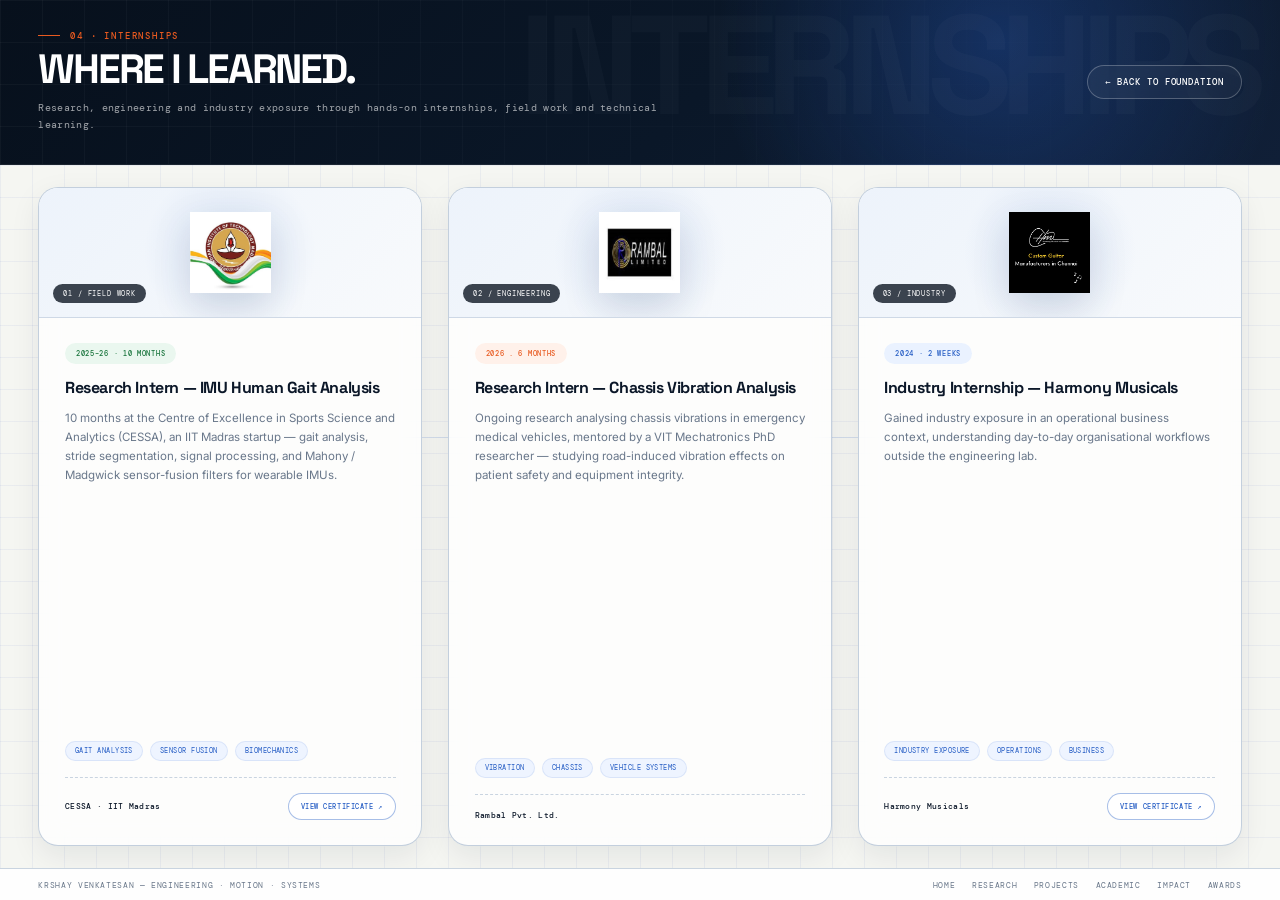
<file: internships.html>
<!doctype html>
<html lang="en">

<head>
    <meta charset="utf-8">
    <meta name="viewport" content="width=device-width,initial-scale=1">
    <meta name="theme-color" content="#08111e">

    <title>Internships — Krshay Venkatesan</title>

    <link rel="preconnect" href="https://fonts.googleapis.com">
    <link rel="preconnect" href="https://fonts.gstatic.com" crossorigin>

    <link
        href="https://fonts.googleapis.com/css2?family=DM+Mono:wght@400;500&family=Inter:wght@400;500;600;700;800&family=Space+Grotesk:wght@500;600;700&display=swap"
        rel="stylesheet">

    <style>
        /* =====================================================
           ROOT
        ===================================================== */

        :root {
            --ink: #0b1728;
            --deep: #08111e;
            --deep-2: #0d1b30;

            --blue: #245cc4;
            --blue-light: #eaf2ff;

            --orange: #e85a20;
            --orange-light: #fff1ea;

            --paper: #f5f6f2;
            --white: #ffffff;

            --muted: #69778a;
            --line: #c9d4e0;

            --glass: rgba(255, 255, 255, 0.72);

            --shadow:
                0 10px 30px rgba(15, 30, 55, 0.08);

            --shadow-hover:
                0 25px 60px rgba(15, 30, 55, 0.18);

            --mono: "DM Mono", monospace;
            --display: "Space Grotesk", sans-serif;
            --sans: "Inter", sans-serif;
        }


        /* =====================================================
           RESET
        ===================================================== */

        * {
            box-sizing: border-box;
            margin: 0;
            padding: 0;
        }

        html {
            scroll-behavior: smooth;
        }

        html,
        body {
            height: 100%;
            font-family: var(--sans);
            background: var(--paper);
            color: var(--ink);
            overflow: hidden;
        }

        a {
            color: inherit;
            text-decoration: none;
        }

        img {
            display: block;
            max-width: 100%;
        }


        /* =====================================================
           PAGE
        ===================================================== */

        .view {
            width: 100%;
            height: 100vh;
            display: flex;
            flex-direction: column;
            position: relative;
            overflow: hidden;
        }


        /* =====================================================
           HERO
        ===================================================== */

        .view-hero {
            height: 165px;
            flex: 0 0 auto;

            display: flex;
            align-items: center;
            justify-content: space-between;

            gap: 30px;

            padding:
                clamp(20px, 2.5vh, 30px)
                clamp(24px, 3vw, 48px);

            position: relative;
            overflow: hidden;

            color: white;

            background:
                radial-gradient(
                    circle at 78% 25%,
                    rgba(39, 96, 205, 0.32),
                    transparent 28%
                ),
                linear-gradient(
                    135deg,
                    #07101c 0%,
                    #0a1728 55%,
                    #101f37 100%
                );

            border-bottom:
                1px solid rgba(255, 255, 255, 0.08);
        }


        /* Background Engineering Grid */

        .view-hero::before {
            content: "";

            position: absolute;
            inset: 0;

            background-image:
                linear-gradient(
                    rgba(255, 255, 255, 0.035) 1px,
                    transparent 1px
                ),
                linear-gradient(
                    90deg,
                    rgba(255, 255, 255, 0.035) 1px,
                    transparent 1px
                );

            background-size: 42px 42px;

            mask-image:
                linear-gradient(
                    90deg,
                    black,
                    transparent
                );

            pointer-events: none;
        }


        /* Large Background Text */

        .view-hero::after {
            content: "INTERNSHIPS";

            position: absolute;

            right: 2%;
            top: -25px;

            font-family: var(--display);

            font-size:
                clamp(4rem, 11vw, 10rem);

            font-weight: 700;

            letter-spacing: -0.08em;

            color:
                rgba(255, 255, 255, 0.025);

            pointer-events: none;
        }


        .view-hero-text {
            position: relative;
            z-index: 2;
        }


        .view-kicker {
            display: flex;
            align-items: center;
            gap: 10px;

            font-family: var(--mono);

            font-size: 9px;

            font-weight: 500;

            letter-spacing: 0.2em;

            text-transform: uppercase;

            color: var(--orange);

            margin-bottom: 8px;
        }


        .view-kicker::before {
            content: "";

            width: 22px;
            height: 1px;

            background: var(--orange);
        }


        .view-hero h1 {
            font-family: var(--display);

            font-size:
                clamp(2rem, 3.2vw, 3.2rem);

            font-weight: 700;

            line-height: 0.95;

            letter-spacing: -0.055em;

            text-transform: uppercase;
        }


        .view-hero p {
            max-width: 680px;

            margin-top: 10px;

            font-family: var(--mono);

            font-size:
                clamp(0.65rem, 0.8vw, 0.78rem);

            line-height: 1.7;

            letter-spacing: 0.03em;

            color:
                rgba(255, 255, 255, 0.62);
        }


        /* =====================================================
           BACK BUTTON
        ===================================================== */

        .view-back {
            position: relative;
            z-index: 3;

            flex: 0 0 auto;

            display: inline-flex;
            align-items: center;
            gap: 8px;

            padding: 10px 17px;

            border-radius: 999px;

            border:
                1px solid rgba(255, 255, 255, 0.25);

            background:
                rgba(255, 255, 255, 0.04);

            backdrop-filter:
                blur(12px);

            font-family: var(--mono);

            font-size: 9px;

            font-weight: 500;

            letter-spacing: 0.1em;

            text-transform: uppercase;

            transition:
                transform 0.3s ease,
                background 0.3s ease,
                border-color 0.3s ease;
        }


        .view-back:hover {
            transform: translateY(-2px);

            border-color: var(--orange);

            background:
                rgba(232, 90, 32, 0.12);
        }


        /* =====================================================
           STAGE
        ===================================================== */

        .view-stage {
            position: relative;

            flex: 1 1 auto;

            min-height: 0;

            display: flex;

            overflow: hidden;

            padding:
                clamp(16px, 2.4vh, 26px)
                clamp(20px, 3vw, 48px);

            background:
                linear-gradient(
                    rgba(21, 71, 168, 0.055) 1px,
                    transparent 1px
                ),
                linear-gradient(
                    90deg,
                    rgba(21, 71, 168, 0.055) 1px,
                    transparent 1px
                ),
                var(--paper);

            background-size: 32px 32px;

            animation:
                gridMove 20s linear infinite;
        }


        @keyframes gridMove {
            from {
                background-position: 0 0;
            }

            to {
                background-position: 32px 32px;
            }
        }


        /* =====================================================
           INTERNSHIP TIMELINE
        ===================================================== */

        .intern-grid {
            position: relative;

            width: 100%;
            height: 100%;

            display: grid;

            grid-template-columns:
                repeat(3, minmax(0, 1fr));

            gap:
                clamp(16px, 2vw, 26px);
        }


        /* Timeline Line */

        .intern-grid::before {
            content: "";

            position: absolute;

            left: 0;
            right: 0;

            top: 38%;

            height: 1px;

            background:
                linear-gradient(
                    90deg,
                    transparent,
                    rgba(36, 92, 196, 0.25),
                    transparent
                );

            pointer-events: none;
        }


        /* =====================================================
           CARD
        ===================================================== */

        .intern-card {
            position: relative;

            min-width: 0;

            display: flex;
            flex-direction: column;

            overflow: hidden;

            border-radius: 20px;

            border:
                1px solid rgba(185, 199, 216, 0.85);

            background:
                rgba(255, 255, 255, 0.78);

            backdrop-filter:
                blur(14px);

            box-shadow:
                var(--shadow);

            transform:
                translateY(30px);

            opacity: 0;

            transition:
                transform 0.45s cubic-bezier(.2, .8, .2, 1),
                box-shadow 0.35s ease,
                border-color 0.35s ease;

            animation:
                revealCard 0.8s forwards;
        }


        .intern-card:nth-child(1) {
            animation-delay: 0.08s;
        }

        .intern-card:nth-child(2) {
            animation-delay: 0.18s;
        }

        .intern-card:nth-child(3) {
            animation-delay: 0.28s;
        }


        @keyframes revealCard {

            to {
                transform:
                    translateY(0);

                opacity: 1;
            }

        }


        /* Premium Border Glow */

        .intern-card::before {
            content: "";

            position: absolute;

            inset: 0;

            padding: 1px;

            border-radius: inherit;

            background:
                linear-gradient(
                    135deg,
                    rgba(43, 107, 216, 0.45),
                    transparent 45%,
                    rgba(232, 90, 32, 0.3)
                );

            opacity: 0;

            pointer-events: none;

            transition:
                opacity 0.35s ease;

            -webkit-mask:
                linear-gradient(#000 0 0)
                content-box,
                linear-gradient(#000 0 0);

            -webkit-mask-composite: xor;

            mask-composite: exclude;
        }


        .intern-card:hover {
            transform:
                translateY(-8px);

            box-shadow:
                var(--shadow-hover);

            border-color:
                rgba(36, 92, 196, 0.3);
        }


        .intern-card:hover::before {
            opacity: 1;
        }


        /* =====================================================
           IMAGE
        ===================================================== */

        .intern-visual {
            position: relative;

            flex:
                0 0 43%;

            max-height: 130px;

            overflow: hidden;

            display: flex;
            align-items: center;
            justify-content: center;

            padding: 24px;

            background:
                linear-gradient(
                    135deg,
                    #edf3fb,
                    #f8fafc
                );

            border-bottom:
                1px solid rgba(199, 211, 226, 0.8);
        }


        .intern-visual::after {
            content: "";

            position: absolute;

            width: 180px;
            height: 180px;

            border-radius: 50%;

            background:
                radial-gradient(
                    circle,
                    rgba(36, 92, 196, 0.12),
                    transparent 68%
                );

            transition:
                transform 0.6s ease;
        }


        .intern-card:hover .intern-visual::after {
            transform:
                scale(1.3);
        }


        .intern-visual img {
            position: relative;

            z-index: 2;

            width: 100%;
            height: 100%;

            object-fit: contain;

            filter:
                drop-shadow(
                    0 14px 18px
                    rgba(15, 40, 75, 0.12)
                );

            transition:
                transform 0.45s ease;
        }


        .intern-card:hover .intern-visual img {
            transform:
                scale(1.06);
        }


        .image-label {
            position: absolute;

            z-index: 4;

            left: 14px;
            bottom: 14px;

            padding:
                5px 10px;

            border-radius:
                999px;

            background:
                rgba(8, 17, 30, 0.78);

            backdrop-filter:
                blur(8px);

            color: white;

            font-family: var(--mono);

            font-size: 7px;

            letter-spacing: 0.12em;

            text-transform: uppercase;
        }


        /* =====================================================
           CARD BODY
        ===================================================== */

        .intern-body {
            flex: 1 1 auto;

            min-height: 0;

            display: flex;
            flex-direction: column;

            padding:
                clamp(18px, 2vw, 26px);
        }


        .intern-status {
            align-self: flex-start;

            display: inline-flex;
            align-items: center;

            padding:
                6px 11px;

            border-radius:
                999px;

            background:
                #eaf7ef;

            color:
                #16733a;

            font-family:
                var(--mono);

            font-size:
                7px;

            font-weight:
                500;

            letter-spacing:
                0.1em;

            text-transform:
                uppercase;

            margin-bottom:
                14px;
        }


        .intern-status.ongoing {
            color:
                var(--orange);

            background:
                var(--orange-light);
        }


        .intern-status.completed {
            color:
                var(--blue);

            background:
                var(--blue-light);
        }


        .intern-body h3 {
            font-family:
                var(--display);

            font-size:
                clamp(1rem, 1.25vw, 1.28rem);

            font-weight:
                700;

            line-height:
                1.2;

            letter-spacing:
                -0.025em;

            color:
                var(--ink);

            margin-bottom:
                12px;

            transition:
                color 0.3s ease;
        }


        .intern-card:hover h3 {
            color:
                var(--blue);
        }


        .intern-body p {
            font-size:
                clamp(0.72rem, 0.85vw, 0.86rem);

            line-height:
                1.65;

            color:
                var(--muted);

            flex:
                1;

            margin-bottom:
                16px;
        }


        /* =====================================================
           TAGS
        ===================================================== */

        .intern-tags {
            display: flex;

            flex-wrap: wrap;

            gap: 7px;

            margin-bottom:
                16px;
        }


        .intern-tags span {
            padding:
                5px 9px;

            border-radius:
                999px;

            background:
                rgba(234, 242, 255, 0.8);

            border:
                1px solid rgba(36, 92, 196, 0.1);

            color:
                var(--blue);

            font-family:
                var(--mono);

            font-size:
                6.5px;

            letter-spacing:
                0.07em;

            text-transform:
                uppercase;

            transition:
                transform 0.25s ease,
                background 0.25s ease;
        }


        .intern-tags span:hover {
            transform:
                translateY(-2px);

            background:
                white;
        }


        /* =====================================================
           CARD FOOTER
        ===================================================== */

        .intern-footer {
            display: flex;

            align-items: center;

            justify-content: space-between;

            gap: 10px;

            padding-top:
                15px;

            border-top:
                1px dashed var(--line);
        }


        .intern-org {
            max-width: 50%;

            font-family:
                var(--mono);

            font-size:
                8px;

            font-weight:
                500;

            letter-spacing:
                0.04em;

            color:
                var(--ink);
        }


        .certificate-btn {
            display: inline-flex;

            align-items: center;

            gap: 7px;

            flex-shrink: 0;

            padding:
                8px 12px;

            border-radius:
                999px;

            border:
                1px solid rgba(36, 92, 196, 0.4);

            background:
                rgba(255, 255, 255, 0.75);

            color:
                var(--blue);

            font-family:
                var(--mono);

            font-size:
                7px;

            font-weight:
                500;

            letter-spacing:
                0.08em;

            text-transform:
                uppercase;

            transition:
                transform 0.25s ease,
                background 0.25s ease,
                color 0.25s ease,
                box-shadow 0.25s ease;
        }


        .certificate-btn:hover {
            transform:
                translateY(-2px);

            background:
                var(--blue);

            color:
                white;

            box-shadow:
                0 8px 20px
                rgba(36, 92, 196, 0.22);
        }


        /* =====================================================
           FOOTER
        ===================================================== */

        .view-footer {
            min-height: 32px;

            flex: 0 0 auto;

            display: flex;

            align-items: center;

            justify-content: space-between;

            gap: 20px;

            padding:
                0 clamp(20px, 3vw, 48px);

            background:
                rgba(255, 255, 255, 0.88);

            backdrop-filter:
                blur(12px);

            border-top:
                1px solid var(--line);

            font-family:
                var(--mono);

            font-size:
                8px;

            letter-spacing:
                0.08em;

            color:
                var(--muted);

            text-transform:
                uppercase;
        }


        .view-footer-links {
            display: flex;

            align-items: center;

            gap:
                clamp(10px, 1.3vw, 18px);

            flex-wrap:
                wrap;
        }


        .view-footer a {
            position: relative;

            transition:
                color 0.25s ease;
        }


        .view-footer a::after {
            content: "";

            position: absolute;

            left: 0;
            bottom: -3px;

            width: 0;
            height: 1px;

            background:
                var(--blue);

            transition:
                width 0.25s ease;
        }


        .view-footer a:hover {
            color:
                var(--blue);
        }


        .view-footer a:hover::after {
            width:
                100%;
        }


        /* =====================================================
           RESPONSIVE
        ===================================================== */

        @media (max-width: 950px) {

            html,
            body {
                overflow-y: auto;
                overflow-x: hidden;
            }


            .view {
                min-height: 100vh;
                height: auto;
                overflow: visible;
            }


            .view-stage {
                overflow: visible;
            }


            .intern-grid {
                grid-template-columns:
                    1fr;

                height: auto;
            }


            .intern-card {
                min-height: 520px;
            }


            .intern-visual {
                flex-basis: 220px;
            }


            .intern-grid::before {
                display: none;
            }

        }


        @media (max-width: 650px) {

            .view-hero {
                height: auto;

                min-height: 190px;

                flex-direction: column;

                align-items: flex-start;

                justify-content: center;

                padding:
                    28px 20px;
            }


            .view-hero h1 {
                font-size:
                    2.1rem;
            }


            .view-back {
                margin-top:
                    6px;
            }


            .view-stage {
                padding:
                    16px;
            }


            .intern-card {
                border-radius:
                    16px;

                min-height:
                    auto;
            }


            .intern-visual {
                min-height:
                    180px;
            }


            .intern-footer {
                align-items:
                    flex-start;

                flex-direction:
                    column;
            }


            .intern-org {
                max-width:
                    100%;
            }


            .certificate-btn {
                width:
                    100%;

                justify-content:
                    center;
            }


            .view-footer {
                padding:
                    14px 18px;

                align-items:
                    flex-start;

                flex-direction:
                    column;
            }

        }

    </style>
</head>


<body>

    <div class="view">


        <!-- ================= HERO ================= -->

        <section class="view-hero">

            <div class="view-hero-text">

                <span class="view-kicker">
                    04 · Internships
                </span>

                <h1>Where I learned.</h1>

                <p>
                    Research, engineering and industry exposure through
                    hands-on internships, field work and technical learning.
                </p>

            </div>


            <a class="view-back" href="index.html">
                ← Back to foundation
            </a>

        </section>


        <!-- ================= MAIN CONTENT ================= -->

        <main class="view-stage">

            <div class="intern-grid">


                <!-- ================= CARD 01 ================= -->

                <article class="intern-card">

                    <div class="intern-visual">

                        <img
                            src="assets/internship/iit_logo.jpg"
                            alt="CESSA IIT Madras internship">

                        <span class="image-label">
                            01 / Field Work
                        </span>

                    </div>


                    <div class="intern-body">

                        <span class="intern-status">
                            2025–26 · 10 Months
                        </span>


                        <h3>
                            Research Intern —
                            IMU Human Gait Analysis
                        </h3>


                        <p>
                            10 months at the Centre of Excellence in Sports
                            Science and Analytics (CESSA), an IIT Madras
                            startup — gait analysis, stride segmentation,
                            signal processing, and Mahony / Madgwick
                            sensor-fusion filters for wearable IMUs.
                        </p>


                        <div class="intern-tags">

                            <span>Gait Analysis</span>
                            <span>Sensor Fusion</span>
                            <span>Biomechanics</span>

                        </div>


                        <div class="intern-footer">

                            <span class="intern-org">
                                CESSA · IIT Madras
                            </span>

                            <a
                                class="certificate-btn"
                                href="certificate/internships/IIT Madras.pdf"
                                target="_blank"
                                rel="noopener">

                                View Certificate ↗

                            </a>

                        </div>

                    </div>

                </article>


                <!-- ================= CARD 02 ================= -->

                <article class="intern-card">

                    <div class="intern-visual">

                        <img
                            src="assets/internship/rambal_logo.jpg"
                            alt="Rambal chassis vibration internship">

                        <span class="image-label">
                            02 / Engineering
                        </span>

                    </div>


                    <div class="intern-body">

                        <span class="intern-status ongoing">
                            2026 . 6 MONTHS
                        </span>


                        <h3>
                            Research Intern —
                            Chassis Vibration Analysis
                        </h3>


                        <p>
                            Ongoing research analysing chassis vibrations in
                            emergency medical vehicles, mentored by a VIT
                            Mechatronics PhD researcher — studying
                            road-induced vibration effects on patient safety
                            and equipment integrity.
                        </p>


                        <div class="intern-tags">

                            <span>Vibration</span>
                            <span>Chassis</span>
                            <span>Vehicle Systems</span>

                        </div>


                        <div class="intern-footer">

                            <span class="intern-org">
                                Rambal Pvt. Ltd.
                            </span>



                        </div>

                    </div>

                </article>


                <!-- ================= CARD 03 ================= -->

                <article class="intern-card">

                    <div class="intern-visual">

                        <img
                            src="assets/internship/Harmony Musicals logo.jpg"
                            alt="Harmony Musicals internship">

                        <span class="image-label">
                            03 / Industry
                        </span>

                    </div>


                    <div class="intern-body">

                        <span class="intern-status completed">
                            2024 · 2 WEEKS
                        </span>


                        <h3>
                            Industry Internship —
                            Harmony Musicals
                        </h3>


                        <p>
                            Gained industry exposure in an operational business
                            context, understanding day-to-day organisational
                            workflows outside the engineering lab.
                        </p>


                        <div class="intern-tags">

                            <span>Industry Exposure</span>
                            <span>Operations</span>
                            <span>Business</span>

                        </div>


                        <div class="intern-footer">

                            <span class="intern-org">
                                Harmony Musicals
                            </span>

                            <a
                                class="certificate-btn"
                                href="certificate/internships/Harmony Musical- Internship 2024.pdf"
                                target="_blank"
                                rel="noopener">

                                View Certificate ↗

                            </a>

                        </div>

                    </div>

                </article>


            </div>

        </main>


        <!-- ================= FOOTER ================= -->

        <footer class="view-footer">

            <span>
                Krshay Venkatesan —
                Engineering · Motion · Systems
            </span>


            <span class="view-footer-links">

                <a href="index.html">Home</a>

                <a href="research.html">Research</a>

                <a href="projects.html">Projects</a>

                <a href="academics.html">Academic</a>

                <a href="impact.html">Impact</a>

                <a href="awards.html">Awards</a>

            </span>

        </footer>


    </div>


    <!-- ================= JAVASCRIPT EFFECTS ================= -->

    <script>

        document.addEventListener("DOMContentLoaded", () => {

            const cards =
                document.querySelectorAll(".intern-card");


            /* ==========================================
               3D CARD MICRO INTERACTION
            ========================================== */

            cards.forEach(card => {

                card.addEventListener("mousemove", event => {

                    if (window.innerWidth < 951) return;

                    const rect =
                        card.getBoundingClientRect();

                    const x =
                        (event.clientX - rect.left)
                        / rect.width
                        - 0.5;

                    const y =
                        (event.clientY - rect.top)
                        / rect.height
                        - 0.5;


                    card.style.transform =
                        `
                        translateY(-8px)
                        rotateX(${-y * 2.5}deg)
                        rotateY(${x * 2.5}deg)
                        `;

                });


                card.addEventListener("mouseleave", () => {

                    card.style.transform = "";

                });

            });


            /* ==========================================
               INTERSECTION REVEAL
            ========================================== */

            const observer =
                new IntersectionObserver(
                    entries => {

                        entries.forEach(entry => {

                            if (entry.isIntersecting) {

                                entry.target.style.opacity = "1";

                                entry.target.style.transform =
                                    "translateY(0)";

                                observer.unobserve(
                                    entry.target
                                );

                            }

                        });

                    },
                    {
                        threshold: 0.12
                    }
                );


            cards.forEach(card => {

                observer.observe(card);

            });


            /* ==========================================
               GRID PARALLAX
            ========================================== */

            const stage =
                document.querySelector(".view-stage");


            document.addEventListener("mousemove", event => {

                if (!stage) return;

                if (window.innerWidth < 951) return;


                const x =
                    event.clientX / window.innerWidth;

                const y =
                    event.clientY / window.innerHeight;


                stage.style.backgroundPosition =
                    `${x * 8}px ${y * 8}px`;

            });

        });

    </script>


</body>

</html>
</file>
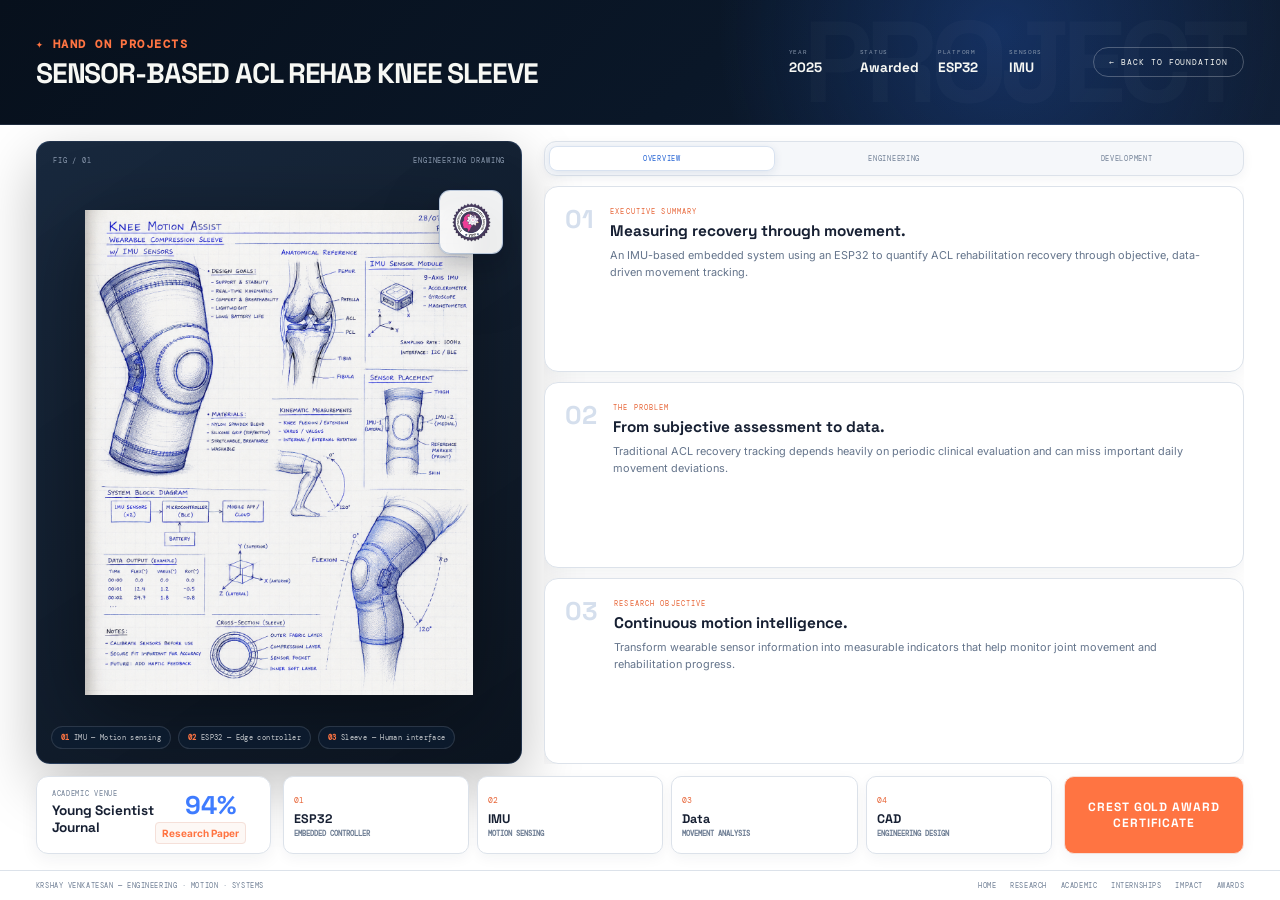
<file: projects.html>
<!doctype html>
<html lang="en">

<head>
    <meta charset="utf-8">
    <meta name="viewport" content="width=device-width,initial-scale=1">
    <meta name="theme-color" content="#08111e">

    <title>Projects — Krshay Venkatesan</title>

    <link rel="preconnect" href="https://fonts.googleapis.com">
    <link rel="preconnect" href="https://fonts.gstatic.com" crossorigin>

    <link
        href="https://fonts.googleapis.com/css2?family=DM+Mono:wght@400;500&family=Inter:wght@400;500;600;700;800&family=Space+Grotesk:wght@500;600;700&display=swap"
        rel="stylesheet">

    <style>
        :root {
            --bg: #07101c;
            --bg-soft: #0b1728;
            --panel: rgba(13, 27, 46, .78);
            --panel-light: rgba(20, 39, 63, .72);

            --white: #f7f8f4;
            --muted: #8c9bb0;

            --blue: #3f7cff;
            --blue-soft: #7aa2ff;

            --orange: #ff7442;
            --line: rgba(150, 180, 220, .16);

            --glass: rgba(255, 255, 255, .045);

            --mono: 'DM Mono', monospace;
            --display: 'Space Grotesk', sans-serif;
            --sans: 'Inter', sans-serif;
        }

        * {
            box-sizing: border-box;
            margin: 0;
            padding: 0;
        }

        html,
        body {
            height: 100%;
            overflow: hidden;
            font-family: var(--sans);
            background: var(--bg);
            color: var(--white);
        }

        body {
            position: relative;
        }

        a {
            color: inherit;
            text-decoration: none;
        }

        img {
            display: block;
            max-width: 100%;
        }

        /* =====================================================
           MAIN VIEW
        ===================================================== */

        .view {
            height: 100vh;
            min-height: 620px;
            display: flex;
            flex-direction: column;
            overflow: hidden;
            background:
                radial-gradient(circle at 75% 15%, rgba(45, 104, 230, .13), transparent 28%),
                radial-gradient(circle at 15% 90%, rgba(255, 116, 66, .06), transparent 25%),
                var(--bg);
        }

        /* =====================================================
           HEADER
        ===================================================== */

        .view-header {
            height: 54px;
            flex: 0 0 auto;

            display: flex;
            align-items: center;

            gap: 28px;

            padding: 0 clamp(18px, 2.8vw, 42px);

            background: rgba(7, 16, 28, .92);

            border-bottom: 1px solid var(--line);

            backdrop-filter: blur(18px);

            position: relative;
            z-index: 10;
        }

        .view-brand {
            width: 28px;
            height: 28px;

            display: grid;
            place-items: center;

            font-family: var(--display);
            font-weight: 700;
            font-size: 14px;

            border: 1px solid rgba(255, 255, 255, .4);

            transition:
                .25s ease;

            flex: 0 0 auto;
        }

        .view-brand:hover {
            background: var(--orange);
            border-color: var(--orange);
            transform: rotate(-4deg);
        }

        .view-nav {
            display: flex;
            align-items: center;
            gap: clamp(14px, 2vw, 28px);

            font-family: var(--mono);
            font-size: 8px;

            letter-spacing: .13em;
            text-transform: uppercase;

            white-space: nowrap;
        }

        .view-nav a {
            color: rgba(255, 255, 255, .45);
            position: relative;

            transition: .25s ease;
        }

        .view-nav a::after {
            content: "";

            position: absolute;

            left: 0;
            bottom: -8px;

            width: 0;
            height: 1px;

            background: var(--orange);

            transition: width .25s ease;
        }

        .view-nav a:hover {
            color: var(--white);
        }

        .view-nav a:hover::after,
        .view-nav a.active::after {
            width: 100%;
        }

        .view-nav a.active {
            color: var(--orange);
        }


        /* =====================================================
           HERO
        ===================================================== */

        .view-hero {
            flex: 0 0 125px;

            display: flex;
            align-items: center;
            justify-content: space-between;

            gap: 30px;

            padding:
                16px clamp(18px, 2.8vw, 42px);

            background:
                radial-gradient(circle at 78% 25%,
                    rgba(39, 96, 205, 0.32),
                    transparent 28%),
                linear-gradient(135deg,
                    #07101c 0%,
                    #0a1728 55%,
                    #101f37 100%);


            border-bottom: 1px solid var(--line);

            position: relative;

            overflow: hidden;
        }

        .view-hero::before {
            content: "PROJECT";

            position: absolute;

            right: 3%;
            top: 50%;

            transform: translateY(-50%);

            font-family: var(--display);

            font-size: clamp(4rem, 9vw, 9rem);

            font-weight: 700;

            letter-spacing: -.07em;

            color: rgba(255, 255, 255, .025);

            pointer-events: none;
        }

        .view-hero-text {
            position: relative;
            z-index: 1;

            min-width: 0;
        }

        .view-kicker {
            display: block;

            font-family: var(--mono);

            font-size: 8px;

            letter-spacing: .2em;

            text-transform: uppercase;

            color: var(--orange);

            margin-bottom: 7px;
        }

        .view-hero h1 {
            font-family: var(--display);

            font-size: clamp(1.25rem, 2.2vw, 2rem);

            font-weight: 700;

            line-height: 1;

            letter-spacing: -.04em;

            text-transform: uppercase;
        }

        .hero-right {
            position: relative;
            z-index: 1;

            display: flex;
            align-items: center;
            gap: clamp(18px, 2.5vw, 35px);
        }

        .view-meta-boxes {
            display: flex;
            gap: clamp(10px, 1.5vw, 20px);
        }

        .meta-box {
            min-width: 52px;
        }

        .meta-box span {
            display: block;

            font-family: var(--mono);

            font-size: 6px;

            letter-spacing: .12em;

            text-transform: uppercase;

            color: var(--muted);

            margin-bottom: 3px;
        }

        .meta-box strong {
            display: block;

            font-family: var(--display);

            font-size: .85rem;

            color: var(--white);
        }

        .view-back {
            display: inline-flex;

            align-items: center;
            gap: 8px;

            font-family: var(--mono);

            font-size: 8px;

            letter-spacing: .12em;

            text-transform: uppercase;

            color: var(--white);

            border: 1px solid rgba(255, 255, 255, .25);

            padding: 9px 15px;

            border-radius: 30px;

            transition: .25s ease;
        }

        .view-back:hover {
            color: var(--orange);
            border-color: var(--orange);

            transform: translateX(-3px);
        }


        /* =====================================================
           STAGE
        ===================================================== */

        .view-stage {
            flex: 1 1 auto;

            min-height: 0;

            overflow: hidden;

            position: relative;

            padding:
                clamp(12px, 1.8vh, 22px) clamp(18px, 2.8vw, 42px);

            display: flex;
            flex-direction: column;

            gap: 12px;

            background:
                linear-gradient(rgba(73, 122, 200, .055) 1px,
                    transparent 1px),
                linear-gradient(90deg,
                    rgba(73, 122, 200, .055) 1px,
                    transparent 1px);

            background-size: 34px 34px;

            animation: gridMove 25s linear infinite;
        }

        @keyframes gridMove {

            from {
                background-position: 0 0;
            }

            to {
                background-position: 34px 34px;
            }

        }


        /* =====================================================
           PROJECT MAIN
        ===================================================== */

        .project-main {
            flex: 1 1 auto;

            min-height: 0;

            display: grid;

            grid-template-columns: .82fr 1.18fr;

            gap: clamp(12px, 1.8vw, 22px);
        }


        /* =====================================================
           VISUAL PANEL
        ===================================================== */

        .project-visual {

            position: relative;

            min-height: 0;

            display: flex;

            align-items: center;
            justify-content: center;

            background:
                radial-gradient(circle at center,
                    rgba(42, 94, 180, .18),
                    transparent 50%),
                linear-gradient(145deg,
                    rgba(15, 32, 54, .96),
                    rgba(7, 16, 28, .98));

            border:
                1px solid rgba(105, 145, 210, .2);

            border-radius: 14px;

            overflow: hidden;

            box-shadow:
                0 20px 60px rgba(0, 0, 0, .25);
        }

        .project-visual::before {

            content: "";

            position: absolute;

            inset: 0;

            background:
                linear-gradient(90deg,
                    transparent,
                    rgba(255, 255, 255, .025),
                    transparent);

            transform: translateX(-100%);

            animation:
                scan 7s infinite;
        }

        @keyframes scan {

            0% {
                transform: translateX(-100%);
            }

            55% {
                transform: translateX(100%);
            }

            100% {
                transform: translateX(100%);
            }

        }

        .project-visual img {

            position: relative;
            z-index: 2;

            max-width: 86%;
            max-height: 78%;

            object-fit: contain;

            filter:
                drop-shadow(0 20px 40px rgba(0, 0, 0, .4));

            transition:
                transform .5s ease;
        }

        .project-visual:hover img {

            transform:
                scale(1.035) translateY(-4px);

        }

        .visual-tag {

            position: absolute;

            top: 14px;
            left: 16px;

            z-index: 3;

            font-family: var(--mono);

            font-size: 7px;

            letter-spacing: .12em;

            color: var(--muted);

            text-transform: uppercase;
        }

        .visual-tag.right {

            left: auto;
            right: 16px;
        }


        /* =====================================================
           VISUAL TECH POINTS
        ===================================================== */

        .visual-points {

            position: absolute;

            left: 14px;
            right: 14px;
            bottom: 14px;

            z-index: 4;

            display: flex;

            flex-wrap: wrap;

            gap: 7px;
        }

        .visual-points span {

            font-family: var(--mono);

            font-size: 7px;

            letter-spacing: .05em;

            color: rgba(255, 255, 255, .78);

            background:
                rgba(13, 30, 50, .72);

            backdrop-filter:
                blur(12px);

            border:
                1px solid rgba(255, 255, 255, .12);

            padding:
                6px 9px;

            border-radius: 20px;

            transition:
                .25s ease;
        }

        .visual-points span:hover {

            border-color: var(--blue);

            transform:
                translateY(-2px);
        }

        .visual-points b {

            color: var(--orange);
        }


        /* =====================================================
           PROJECT INFORMATION
        ===================================================== */

        .project-info {

            min-height: 0;

            display: flex;
            flex-direction: column;

            gap: 10px;
        }


        /* =====================================================
           PROJECT TABS
        ===================================================== */

        .project-tabs {

            display: flex;

            gap: 7px;

            padding: 4px;

            background:
                rgba(255, 255, 255, .035);

            border:
                1px solid var(--line);

            border-radius: 12px;

            flex: 0 0 auto;
        }

        .project-tab {

            flex: 1;

            border: none;

            background: transparent;

            color: var(--muted);

            padding: 8px 10px;

            border-radius: 8px;

            cursor: pointer;

            font-family: var(--mono);

            font-size: 7px;

            letter-spacing: .1em;

            text-transform: uppercase;

            transition: .25s ease;
        }

        .project-tab:hover {

            color: var(--white);
        }

        .project-tab.active {

            background:
                rgba(50, 103, 210, .18);

            color: var(--white);

            box-shadow:
                inset 0 0 0 1px rgba(90, 140, 255, .2);
        }


        /* =====================================================
           CONTENT PANELS
        ===================================================== */

        .project-content {

            flex: 1 1 auto;

            min-height: 0;

            position: relative;

            overflow: hidden;
        }

        .content-panel {

            position: absolute;

            inset: 0;

            display: flex;

            flex-direction: column;

            gap: 10px;

            opacity: 0;

            pointer-events: none;

            transform:
                translateY(12px);

            transition:
                opacity .35s ease,
                transform .35s ease;
        }

        .content-panel.active {

            opacity: 1;

            pointer-events: auto;

            transform:
                translateY(0);
        }


        /* =====================================================
           INFO CARD
        ===================================================== */

        .info-block {

            flex: 1 1 0;

            min-height: 0;

            display: flex;

            gap: 16px;

            align-items: flex-start;

            padding:
                clamp(13px, 1.6vw, 20px);

            background:
                linear-gradient(135deg,
                    rgba(255, 255, 255, .055),
                    rgba(255, 255, 255, .025));

            backdrop-filter:
                blur(16px);

            border:
                1px solid var(--line);

            border-radius: 14px;

            transition:
                transform .25s ease,
                border-color .25s ease,
                background .25s ease;
        }

        .info-block:hover {

            transform:
                translateX(4px);

            border-color:
                rgba(80, 132, 255, .38);

            background:
                linear-gradient(135deg,
                    rgba(42, 88, 160, .15),
                    rgba(255, 255, 255, .035));
        }

        .info-number {

            font-family: var(--display);

            font-size:
                clamp(1.5rem, 2vw, 2.2rem);

            font-weight: 700;

            line-height: 1;

            color:
                rgba(80, 125, 210, .35);

            flex: 0 0 auto;
        }

        .info-label {

            display: block;

            font-family: var(--mono);

            font-size: 7px;

            letter-spacing: .16em;

            text-transform: uppercase;

            color: var(--orange);

            margin-bottom: 6px;
        }

        .info-block h3 {

            font-family: var(--display);

            font-size:
                clamp(.95rem, 1.2vw, 1.15rem);

            line-height: 1.15;

            margin-bottom: 7px;

            color: var(--white);
        }

        .info-block p {

            font-size:
                clamp(.68rem, .85vw, .82rem);

            line-height: 1.6;

            color: var(--muted);
        }


        /* =====================================================
           SOLUTION LIST
        ===================================================== */

        .solution-list {

            display: flex;

            flex-direction: column;

            gap: 9px;
        }

        .solution-list div {

            display: grid;

            grid-template-columns:
                25px auto;

            gap: 8px;

            align-items: start;
        }

        .solution-list span {

            font-family: var(--mono);

            font-size: 8px;

            color: var(--orange);
        }

        .solution-list strong {

            font-family: var(--display);

            font-size: .82rem;

            color: var(--white);
        }

        .solution-list em {

            font-style: normal;

            font-size: .72rem;

            color: var(--muted);
        }


        /* =====================================================
           PROGRESS
        ===================================================== */

        .progress-list {

            display: flex;

            flex-direction: column;

            gap: 15px;

            width: 100%;
        }

        .progress-item {

            display: grid;

            grid-template-columns:
                110px 1fr 40px;

            align-items: center;

            gap: 12px;
        }

        .progress-item span {

            font-family: var(--mono);

            font-size: 7px;

            letter-spacing: .08em;

            color: var(--muted);

            text-transform: uppercase;
        }

        .progress-track {

            height: 5px;

            background:
                rgba(255, 255, 255, .07);

            border-radius: 20px;

            overflow: hidden;
        }

        .progress-fill {

            height: 100%;

            width: 0;

            background:
                linear-gradient(90deg,
                    var(--blue),
                    var(--blue-soft));

            border-radius: 20px;

            transition:
                width 1s cubic-bezier(.2, .8, .2, 1);
        }

        .progress-value {

            text-align: right;

            color: var(--white) !important;
        }


        /* =====================================================
           BOTTOM
        ===================================================== */

        .project-bottom {

            flex: 0 0 auto;

            display: flex;

            gap: 12px;

            align-items: stretch;
        }

        .validation-card {

            flex: 0 0 235px;

            display: flex;

            align-items: center;

            justify-content: space-between;

            padding: 12px 15px;

            background:
                linear-gradient(135deg,
                    rgba(30, 73, 140, .35),
                    rgba(12, 25, 43, .75));

            border:
                1px solid rgba(75, 130, 230, .25);

            border-radius: 12px;

            transition: .25s ease;
        }

        .validation-card:hover {

            transform:
                translateY(-3px);

            border-color:
                rgba(80, 135, 255, .5);
        }

        .validation-card span {

            display: block;

            font-family: var(--mono);

            font-size: 8px;

            letter-spacing: .1em;

            color: var(--muted);

            text-transform: uppercase;
        }

        .validation-card h4 {

            font-family: var(--display);

            font-size: .85rem;

            color: var(--white);

            margin: 4px 0;
        }

        .validation-result strong {

            font-family: var(--display);

            font-size: 1.6rem;

            color: var(--blue-soft);
        }


        /* =====================================================
           TECH STRIP
        ===================================================== */

        .tech-strip {

            flex: 1;

            display: grid;

            grid-template-columns:
                repeat(4, 1fr);

            gap: 8px;
        }

        .tech-card {

            padding: 10px;

            background:
                rgba(255, 255, 255, .035);

            border:
                1px solid var(--line);

            border-radius: 10px;

            transition: .25s ease;
        }

        .tech-card:hover {

            transform:
                translateY(-3px);

            background:
                rgba(50, 100, 190, .12);

            border-color:
                rgba(70, 125, 240, .35);
        }

        .tech-card span {

            font-family: var(--mono);

            font-size: 7px;

            color: var(--orange);
        }

        .tech-card strong {

            display: block;

            margin-top: 4px;

            font-family: var(--display);

            font-size: .78rem;

            color: var(--white);
        }

        .tech-card small {

            display: block;

            margin-top: 2px;

            font-family: var(--mono);

            font-size: 6px;

            color: var(--muted);

            text-transform: uppercase;
        }


        /* =====================================================
           ACTIONS
        ===================================================== */

        .project-actions {

            display: flex;

            flex-direction: column;

            justify-content: center;

            gap: 7px;
        }

        



        /* =====================================================
           FOOTER
        ===================================================== */

        .view-footer {

            flex: 0 0 30px;

            display: flex;

            align-items: center;

            justify-content: space-between;

            padding:
                0 clamp(18px, 2.8vw, 42px);

            background:
                rgba(6, 14, 24, .94);

            border-top:
                1px solid var(--line);

            font-family: var(--mono);

            font-size: 7px;

            letter-spacing: .08em;

            text-transform: uppercase;

            color: var(--muted);
        }

        .view-footer-links {

            display: flex;

            gap: 14px;
        }

        .view-footer a {

            transition: .2s ease;
        }

        .view-footer a:hover {

            color: var(--orange);
        }


        /* =====================================================
           REVEAL ANIMATION
        ===================================================== */

        .reveal {

            opacity: 0;

            transform:
                translateY(16px);

            transition:
                opacity .7s ease,
                transform .7s ease;
        }

        .reveal.show {

            opacity: 1;

            transform:
                translateY(0);
        }

        /* =====================================================
   MAIN STAGE — WHITE THEME
===================================================== */

        .view-stage {
            flex: 1 1 auto;
            min-height: 0;
            overflow: hidden;
            position: relative;

            padding:
                clamp(12px, 1.8vh, 22px) clamp(18px, 2.8vw, 42px);

            display: flex;
            flex-direction: column;
            gap: 12px;

            /* Clean white background */
            background: #ffffff;

            color: #172033;
        }


        /* Remove animated grid */
        .view-stage::before {
            display: none;
        }


        /* =====================================================
   PROJECT MAIN
===================================================== */

        .project-main {
            flex: 1 1 auto;
            min-height: 0;

            display: grid;
            grid-template-columns: .82fr 1.18fr;

            gap: clamp(12px, 1.8vw, 22px);
        }


        /* =====================================================
   PROJECT INFORMATION
===================================================== */

        .project-info {
            min-height: 0;

            display: flex;
            flex-direction: column;
            gap: 10px;
        }


        /* =====================================================
   PROJECT TABS — WHITE
===================================================== */

        .project-tabs {
            display: flex;
            gap: 7px;
            padding: 4px;

            background: #f5f7fa;

            border: 1px solid #dce2ea;
            border-radius: 12px;

            flex: 0 0 auto;

            box-shadow: 0 3px 12px rgba(20, 35, 55, .05);
        }

        .project-tab {
            flex: 1;

            border: none;
            background: transparent;

            color: #718096;

            padding: 8px 10px;

            border-radius: 8px;

            cursor: pointer;

            font-family: var(--mono);
            font-size: 7px;
            letter-spacing: .1em;
            text-transform: uppercase;

            transition: .25s ease;
        }

        .project-tab:hover {
            color: #172033;
            background: #ffffff;
        }

        .project-tab.active {
            background: #ffffff;

            color: #2463d4;

            box-shadow:
                0 2px 8px rgba(30, 70, 120, .10),
                inset 0 0 0 1px #d8e2f0;
        }


        /* =====================================================
   CONTENT PANELS
===================================================== */

        .project-content {
            flex: 1 1 auto;
            min-height: 0;

            position: relative;
            overflow: hidden;
        }

        .content-panel {
            position: absolute;
            inset: 0;

            display: flex;
            flex-direction: column;

            gap: 10px;

            opacity: 0;
            pointer-events: none;

            transform: translateY(12px);

            transition:
                opacity .35s ease,
                transform .35s ease;
        }

        .content-panel.active {
            opacity: 1;
            pointer-events: auto;

            transform: translateY(0);
        }


        /* =====================================================
   INFO CARDS — WHITE BOX STYLE
===================================================== */

        .info-block {
            flex: 1 1 0;

            min-height: 0;

            display: flex;
            gap: 16px;

            align-items: flex-start;

            padding:
                clamp(13px, 1.6vw, 20px);

            background: #ffffff;

            border: 1px solid #dce2ea;

            border-radius: 14px;

            box-shadow:
                0 5px 18px rgba(20, 35, 55, .06);

            transition:
                transform .25s ease,
                border-color .25s ease,
                box-shadow .25s ease,
                background .25s ease;
        }

        .info-block:hover {
            transform: translateX(4px);

            border-color: #8eb1e8;

            background: #fbfdff;

            box-shadow:
                0 10px 28px rgba(30, 75, 130, .10);
        }


        /* =====================================================
   NUMBER
===================================================== */

        .info-number {
            font-family: var(--display);

            font-size:
                clamp(1.5rem, 2vw, 2.2rem);

            font-weight: 700;

            line-height: 1;

            color: #d5dfed;

            flex: 0 0 auto;
        }


        /* =====================================================
   LABEL
===================================================== */

        .info-label {
            display: block;

            font-family: var(--mono);

            font-size: 7px;

            letter-spacing: .16em;

            text-transform: uppercase;

            color: #e76436;

            margin-bottom: 6px;
        }


        /* =====================================================
   HEADINGS
===================================================== */

        .info-block h3 {
            font-family: var(--display);

            font-size:
                clamp(.95rem, 1.2vw, 1.15rem);

            line-height: 1.15;

            margin-bottom: 7px;

            color: #172033;
        }


        /* =====================================================
   DESCRIPTION
===================================================== */

        .info-block p {
            font-size:
                clamp(.68rem, .85vw, .82rem);

            line-height: 1.6;

            color: #64748b;
        }


        /* =====================================================
   SOLUTION LIST
===================================================== */

        .solution-list {
            display: flex;
            flex-direction: column;
            gap: 9px;
        }

        .solution-list div {
            display: grid;

            grid-template-columns: 25px auto;

            gap: 8px;

            align-items: start;
        }

        .solution-list span {
            font-family: var(--mono);

            font-size: 8px;

            color: #e76436;
        }

        .solution-list strong {
            font-family: var(--display);

            font-size: .82rem;

            color: #172033;
        }

        .solution-list em {
            font-style: normal;

            font-size: .72rem;

            color: #64748b;
        }


        /* =====================================================
   PROGRESS
===================================================== */

        .progress-list {
            display: flex;
            flex-direction: column;

            gap: 15px;

            width: 100%;
        }

        .progress-item {
            display: grid;

            grid-template-columns:
                110px 1fr 40px;

            align-items: center;

            gap: 12px;
        }

        .progress-item span {
            font-family: var(--mono);

            font-size: 7px;

            letter-spacing: .08em;

            color: #718096;

            text-transform: uppercase;
        }

        .progress-track {
            height: 5px;

            background: #e7ebf0;

            border-radius: 20px;

            overflow: hidden;
        }

        .progress-fill {
            height: 100%;

            width: 0;

            background:
                linear-gradient(90deg,
                    #3f7cff,
                    #7aa2ff);

            border-radius: 20px;

            transition:
                width 1s cubic-bezier(.2, .8, .2, 1);
        }

        .progress-value {
            text-align: right;

            color: #172033 !important;
        }


        /* =====================================================
   BOTTOM — WHITE THEME
===================================================== */

        .project-bottom {
            flex: 0 0 auto;

            display: flex;

            gap: 12px;

            align-items: stretch;
        }


        /* =====================================================
   VALIDATION CARD
===================================================== */

        .validation-card {
            flex: 0 0 235px;

            display: flex;

            align-items: center;

            justify-content: space-between;

            padding: 12px 15px;

            background: #ffffff;

            border: 1px solid #dce2ea;

            border-radius: 12px;

            box-shadow:
                0 5px 18px rgba(20, 35, 55, .06);

            transition: .25s ease;
        }

        .validation-card:hover {
            transform: translateY(-3px);

            border-color: #8eb1e8;

            box-shadow:
                0 10px 25px rgba(30, 75, 130, .10);
        }

        .validation-card span {
            display: block;

            font-family: var(--mono);

            font-size: 7px;

            letter-spacing: .1em;

            color: #718096;

            text-transform: uppercase;
        }

        .validation-card h4 {
            font-family: var(--display);

            font-size: .85rem;

            color: #172033;

            margin: 4px 0;
        }

        .validation-result strong {
            font-family: var(--display);

            font-size: 1.6rem;

            color: #3f7cff;
        }


        /* =====================================================
   TECH CARDS — WHITE
===================================================== */

        .tech-strip {
            flex: 1;

            display: grid;

            grid-template-columns:
                repeat(4, 1fr);

            gap: 8px;
        }

        .tech-card {
            padding: 10px;

            background: #ffffff;

            border: 1px solid #dce2ea;

            border-radius: 10px;

            box-shadow:
                0 4px 14px rgba(20, 35, 55, .05);

            transition: .25s ease;
        }

        .tech-card:hover {
            transform: translateY(-3px);

            background: #fbfdff;

            border-color: #8eb1e8;

            box-shadow:
                0 8px 22px rgba(30, 75, 130, .10);
        }

        .tech-card span {
            font-family: var(--mono);

            font-size: 8px;

            color: #e76436;
        }

        .tech-card strong {
            display: block;

            margin-top: 4px;

            font-family: var(--display);

            font-size: .78rem;

            color: #172033;
        }

        .tech-card small {
            display: block;

            margin-top: 2px;

            font-family: var(--mono);

            font-size: 6px;

            color: #718096;

            text-transform: uppercase;
        }


        /* =====================================================
   ACTION BUTTONS
===================================================== */

        .project-actions {
            display: flex;

            flex-direction: column;

            justify-content: center;

            gap: 7px;
        }

        .project-button {
            min-width: 150px;

            text-align: center;

            padding: 9px 13px;

            border-radius: 30px;

            font-family: var(--mono);

            font-size: 7px;

            letter-spacing: .08em;

            text-transform: uppercase;

            transition: .25s ease;
        }

        .project-button.primary {
            background: #3f7cff;

            color: #ffffff;

            border: 1px solid #3f7cff;
        }

        .project-button.primary:hover {
            transform: translateY(-2px);

            box-shadow:
                0 10px 25px rgba(40, 100, 255, .20);
        }




        /* =====================================================
   FOOTER — WHITE THEME
===================================================== */

        .view-footer {
            flex: 0 0 30px;

            display: flex;

            align-items: center;

            justify-content: space-between;

            padding:
                0 clamp(18px, 2.8vw, 42px);

            background: #ffffff;

            border-top: 1px solid #dce2ea;

            font-family: var(--mono);

            font-size: 7px;

            letter-spacing: .08em;

            text-transform: uppercase;

            color: #718096;
        }

        .view-footer-links {
            display: flex;

            gap: 14px;
        }

        .view-footer a {
            color: #718096;

            transition: .2s ease;
        }

        .view-footer a:hover {
            color: #e76436;
        }

        .research-logo {
            position: absolute;
            max-width: 70px;
            max-height: 70px;
            z-index: 10;
            background: #f8fbfd;
            padding: 3px;
            border-radius: 4px;
            object-fit: contain;
        }

        @media (max-width: 860px) {

            html,
            body {
                overflow-y: auto;
            }

            .view {
                height: auto;
                min-height: 100vh;
                overflow: visible;
            }

            .view-stage {
                overflow: visible;
                background: #ffffff;
                padding: 14px 18px;
            }

            .project-main {
                grid-template-columns: 1fr;
                min-height: auto;
            }

            .project-visual {
                min-height: 360px;
            }

            .project-info {
                min-height: 480px;
            }

            .project-bottom {
                flex-direction: column;
            }

            .validation-card {
                flex-basis: auto;
            }

            .tech-strip {
                grid-template-columns:
                    repeat(2, 1fr);
            }

            .project-actions {
                flex-direction: row;
            }

            .project-button {
                flex: 1;
            }

            .view-footer {
                height: auto;
                min-height: 45px;

                padding: 10px 18px;

                flex-wrap: wrap;

                gap: 8px;

                background: #ffffff;
            }
        }


        @media (max-width: 560px) {

            .project-tabs {
                overflow-x: auto;
            }

            .project-tab {
                min-width: 110px;
            }

            .info-block {
                padding: 14px;
                gap: 10px;
            }

            .info-number {
                font-size: 1.25rem;
            }

            .project-info {
                min-height: 560px;
            }

            .progress-item {
                grid-template-columns:
                    80px 1fr 35px;
            }

            .view-footer-links {
                overflow-x: auto;
                flex-wrap: nowrap;
            }
        }

        /* =====================================================
           RESPONSIVE
        ===================================================== */

        @media (max-width: 1050px) {

            .view-meta-boxes {
                display: none;
            }

            .project-main {
                grid-template-columns:
                    .9fr 1.1fr;
            }

            .validation-card {
                flex-basis: 190px;
            }

        }


        @media (max-width: 860px) {

            html,
            body {
                overflow-y: auto;
            }

            .view {

                height: auto;
                min-height: 100vh;

                overflow: visible;
            }

            .view-header {

                overflow-x: auto;

                gap: 18px;
            }

            .view-nav {

                flex-wrap: nowrap;

                min-width: max-content;
            }

            .view-hero {

                min-height: 120px;

                flex-direction: column;

                align-items: flex-start;

                justify-content: center;
            }

            .hero-right {
                width: 100%;
                justify-content: space-between;
            }

            .view-stage {

                overflow: visible;
            }

            .project-main {

                grid-template-columns: 1fr;

                min-height: auto;
            }

            .project-visual {

                min-height: 360px;
            }

            .project-info {

                min-height: 480px;
            }

            .project-bottom {

                flex-direction: column;
            }

            .validation-card {

                flex-basis: auto;
            }

            .tech-strip {

                grid-template-columns:
                    repeat(2, 1fr);
            }

            .project-actions {

                flex-direction: row;
            }

            .project-button {

                flex: 1;
            }

            .view-footer {

                height: auto;

                min-height: 45px;

                padding: 10px 18px;

                flex-wrap: wrap;

                gap: 8px;
            }

        }


        @media (max-width: 560px) {

            .project-tabs {

                overflow-x: auto;
            }

            .project-tab {

                min-width: 110px;
            }

            .info-block {

                padding: 14px;

                gap: 10px;
            }

            .info-number {

                font-size: 1.25rem;
            }

            .project-info {

                min-height: 560px;
            }

            .progress-item {

                grid-template-columns:
                    80px 1fr 35px;
            }

            .view-footer-links {

                overflow-x: auto;

                flex-wrap: nowrap;
            }

        }




        /* =====================================================
           FINAL VISUAL FIX — YST LOGO INSIDE DRAWING PANEL
        ===================================================== */
        .project-visual {
            position: relative;
            isolation: isolate;
        }

        .drawing-frame {
            position: relative;
            width: 100%;
            height: 100%;
            display: flex;
            align-items: center;
            justify-content: center;
            z-index: 2;
        }

        .knee-drawing {
            position: relative;
            z-index: 2;
            width: 100%;
            height: 100%;
            max-width: 100%;
            max-height: 100%;
            object-fit: contain;
            transition: transform .5s cubic-bezier(.2, .8, .2, 1), filter .3s ease;
        }

        .research-logo-badge {
            position: absolute !important;
            top: 48px !important;
            right: 18px !important;
            width: 64px !important;
            height: 64px !important;
            padding: 6px !important;
            display: flex !important;
            align-items: center !important;
            justify-content: center !important;
            z-index: 20 !important;
            background: rgba(255, 255, 255, .96) !important;
            border: 1px solid rgba(185, 200, 220, .9) !important;
            border-radius: 11px !important;
            box-shadow: 0 10px 24px rgba(8, 17, 30, .22), 0 0 0 1px rgba(21, 71, 168, .08) !important;
            backdrop-filter: blur(8px);
            transition: transform .3s ease, box-shadow .3s ease;
        }

        .research-logo-badge img {
            width: 100% !important;
            height: 100% !important;
            max-width: none !important;
            object-fit: contain !important;
        }

        .project-visual:hover .research-logo-badge {
            transform: translateY(-2px) scale(1.04);
            box-shadow: 0 14px 30px rgba(8, 17, 30, .25), 0 0 0 2px rgba(63, 124, 255, .12) !important;
        }

        @media (max-width: 560px) {
            .research-logo-badge {
                top: 44px !important;
                right: 12px !important;
                width: 54px !important;
                height: 54px !important;
                padding: 5px !important;
            }
        }
    </style>
</head>


<body>

    <div class="view">



        <!-- ================= HERO ================= -->

        <section class="view-hero">

            <div class="view-hero-text">

                <span class="view-kicker"
                    style="font-size: 12px; font-weight: 800; letter-spacing: .12em; color: var(--orange);">
                    ✦ Hand On Projects
                </span>

                <h1>
                    Sensor-Based ACL Rehab Knee Sleeve
                </h1>

            </div>


            <div class="hero-right">

                <div class="view-meta-boxes">

                    <div class="meta-box">
                        <span>Year</span>
                        <strong>2025</strong>
                    </div>

                    <div class="meta-box">
                        <span>Status</span>
                        <strong>Awarded</strong>
                    </div>

                    <div class="meta-box">
                        <span>Platform</span>
                        <strong>ESP32</strong>
                    </div>

                    <div class="meta-box">
                        <span>Sensors</span>
                        <strong>IMU</strong>
                    </div>

                </div>


                <a class="view-back" href="index.html">
                    ← Back to foundation
                </a>

            </div>

        </section>



        <!-- ================= MAIN ================= -->

        <main class="view-stage">


            <div class="project-main">


                <!-- LEFT ENGINEERING VISUAL -->

                <div class="project-visual">

                    <span class="visual-tag">FIG / 01</span>
                    <span class="visual-tag right">ENGINEERING DRAWING</span>

                    <!-- YST Logo Overlay -->
                    <div class="research-logo-badge">
                        <img src="assets/logo/YST-Logo-1.webp" alt="Young Scientist Award Logo">
                    </div>

                    <!-- Engineering Drawing -->
                    <div class="drawing-frame">
                        <img src="assets/drawing/knee_1.png" alt="ACL rehabilitation knee sleeve engineering drawing"
                            class="knee-drawing">
                    </div>

                    <!-- Image Points -->
                    <div class="visual-points">
                        <span><b>01</b> IMU — Motion sensing</span>
                        <span><b>02</b> ESP32 — Edge controller</span>
                        <span><b>03</b> Sleeve — Human interface</span>
                    </div>

                </div>



                <!-- RIGHT CONTENT -->

                <section class="project-info reveal">


                    <!-- TABS -->

                    <div class="project-tabs">

                        <button class="project-tab active" data-tab="overview">
                            Overview
                        </button>

                        <button class="project-tab" data-tab="engineering">
                            Engineering
                        </button>

                        <button class="project-tab" data-tab="development">
                            Development
                        </button>

                    </div>



                    <div class="project-content">


                        <!-- OVERVIEW -->

                        <div class="content-panel active" id="overview">

                            <div class="info-block">

                                <div class="info-number">
                                    01
                                </div>

                                <div>

                                    <span class="info-label">
                                        Executive Summary
                                    </span>

                                    <h3>
                                        Measuring recovery through movement.
                                    </h3>

                                    <p>
                                        An IMU-based embedded system using an
                                        ESP32 to quantify ACL rehabilitation
                                        recovery through objective,
                                        data-driven movement tracking.
                                    </p>

                                </div>

                            </div>



                            <div class="info-block">

                                <div class="info-number">
                                    02
                                </div>

                                <div>

                                    <span class="info-label">
                                        The Problem
                                    </span>

                                    <h3>
                                        From subjective assessment to data.
                                    </h3>

                                    <p>
                                        Traditional ACL recovery tracking
                                        depends heavily on periodic clinical
                                        evaluation and can miss important
                                        daily movement deviations.
                                    </p>

                                </div>

                            </div>



                            <div class="info-block">

                                <div class="info-number">
                                    03
                                </div>

                                <div>

                                    <span class="info-label">
                                        Research Objective
                                    </span>

                                    <h3>
                                        Continuous motion intelligence.
                                    </h3>

                                    <p>
                                        Transform wearable sensor information
                                        into measurable indicators that help
                                        monitor joint movement and
                                        rehabilitation progress.
                                    </p>

                                </div>

                            </div>

                        </div>



                        <!-- ENGINEERING -->

                        <div class="content-panel" id="engineering">

                            <div class="info-block">

                                <div class="info-number">
                                    01
                                </div>

                                <div>

                                    <span class="info-label">
                                        Engineering Solution
                                    </span>

                                    <div class="solution-list">

                                        <div>

                                            <span>01</span>

                                            <div style="display: flex;">
                                                <strong>
                                                    Sensor Fusion
                                                </strong>

                                                <em>
                                                    Accelerometer and gyroscope
                                                    data for joint movement.
                                                </em>
                                            </div>

                                        </div>


                                        <div>

                                            <span>02</span>

                                            <div style="display: flex;">
                                                <strong>
                                                    Edge Processing
                                                </strong>

                                                <em>
                                                    ESP32-based filtering and
                                                    embedded processing.
                                                </em>
                                            </div>

                                        </div>


                                        <div>

                                            <span>03</span>

                                            <div style="display: flex;">
                                                <strong>
                                                    Human-Centered Design
                                                </strong>

                                                <em>
                                                    Wearable compression sleeve
                                                    designed for movement.
                                                </em>
                                            </div>

                                        </div>

                                    </div>

                                </div>

                            </div>



                            <div class="info-block">

                                <div class="info-number">
                                    02
                                </div>

                                <div>

                                    <span class="info-label">
                                        System Architecture
                                    </span>

                                    <h3>
                                        Wearable → Processing → Data
                                    </h3>

                                    <p>
                                        Sensor measurements are collected
                                        through the wearable system,
                                        processed on the ESP32, and converted
                                        into useful movement information.
                                    </p>

                                </div>

                            </div>

                        </div>



                        <!-- DEVELOPMENT -->

                        <div class="content-panel" id="development">

                            <div class="info-block">

                                <div class="info-number">
                                    01
                                </div>

                                <div style="width:100%">

                                    <span class="info-label">
                                        Development Progress
                                    </span>

                                    <h3>
                                        Engineering development pipeline.
                                    </h3>


                                    <div class="progress-list">

                                        <div class="progress-item">

                                            <span>
                                                Research
                                            </span>

                                            <div class="progress-track">

                                                <div class="progress-fill" data-progress="94"></div>

                                            </div>

                                            <span class="progress-value">
                                                94%
                                            </span>

                                        </div>


                                        <div class="progress-item">

                                            <span>
                                                Hardware
                                            </span>

                                            <div class="progress-track">

                                                <div class="progress-fill" data-progress="88"></div>

                                            </div>

                                            <span class="progress-value">
                                                88%
                                            </span>

                                        </div>


                                        <div class="progress-item">

                                            <span>
                                                Data Analysis
                                            </span>

                                            <div class="progress-track">

                                                <div class="progress-fill" data-progress="82"></div>

                                            </div>

                                            <span class="progress-value">
                                                82%
                                            </span>

                                        </div>


                                        <div class="progress-item">

                                            <span>
                                                CAD Design
                                            </span>

                                            <div class="progress-track">

                                                <div class="progress-fill" data-progress="90"></div>

                                            </div>

                                            <span class="progress-value">
                                                90%
                                            </span>

                                        </div>

                                    </div>

                                </div>

                            </div>


                            <div class="info-block">

                                <div class="info-number">
                                    02
                                </div>

                                <div>

                                    <span class="info-label">
                                        Current Direction
                                    </span>

                                    <h3>
                                        From prototype to measurable recovery.
                                    </h3>

                                    <p>
                                        The project combines embedded
                                        electronics, biomechanics, data
                                        processing and wearable engineering
                                        into a unified rehabilitation system.
                                    </p>

                                </div>

                            </div>

                        </div>


                    </div>

                </section>

            </div>



            <!-- ================= BOTTOM ================= -->

            <div class="project-bottom reveal">


                <div class="validation-card">

                    <div>
                        <span>
                            Academic Venue
                        </span>

                        <h4>
                            Young Scientist Journal
                        </h4>



                    </div>


                    <div class="validation-result" style="margin-right:0%;">

                        <strong style="margin-left:30%;">
                            94%
                        </strong>


                        <a href="certificate/research/Research Paper-Knee Sleeve-Crest Gold + Vanderbilt.pdf"
                            target="_blank" style="font-size: 10px; font-weight: 700; color: var(--orange);background: #fdf8f5; padding: 4px 6px; border-radius: 4px; border: 1px solid #f5e0d9;">
                            Research Paper
                        </a>
                    </div>

                </div>



                <div class="tech-strip">

                    <div class="tech-card">

                        <span>01</span>

                        <strong>
                            ESP32
                        </strong>

                        <small style="font-size: 7px;font-weight: 600;">
                            Embedded controller
                        </small>

                    </div>


                    <div class="tech-card">

                        <span>02</span>

                        <strong>
                            IMU
                        </strong>

                        <small style="font-size: 7px;font-weight: 600;">
                            Motion sensing
                        </small>

                    </div>


                    <div class="tech-card">

                        <span>03</span>

                        <strong>
                            Data
                        </strong>

                        <small style="font-size: 7px;font-weight: 600;">
                            Movement analysis
                        </small>

                    </div>


                    <div class="tech-card">

                        <span>04</span>

                        <strong>
                            CAD
                        </strong>

                        <small style="font-size: 7px;font-weight: 600;">
                            Engineering design
                        </small>

                    </div>

                </div>



                <div class="project-actions">

                    <div class="tech-card"
                        style="display: flex; flex-direction: column; align-items: center; justify-content: center; gap: 6px; height: 100%;background: var(--orange); border: 1px solid #f5e0d9; box-shadow: 0 4px 14px rgba(20, 35, 55, .05);">
                        <a href="certificate/project/Genwise-BioInspired Soft Robotics.jpeg" target="_blank"
                            class="project-button secondary" style="font-size: 12px;font-weight: 700;color: #fff;font-family: var(--display);">
                            CREST GOLD AWARD <br>
                            Certificate
                        </a>



                    </div>

                </div>


            </div>

        </main>



        <!-- ================= FOOTER ================= -->

        <footer class="view-footer">

            <span>
                Krshay Venkatesan — Engineering · Motion · Systems
            </span>


            <span class="view-footer-links">

                <a href="index.html">Home</a>

                <a href="research.html">Research</a>

                <a href="academics.html">Academic</a>

                <a href="internships.html">Internships</a>

                <a href="impact.html">Impact</a>

                <a href="awards.html">Awards</a>

            </span>

        </footer>


    </div>



    <!-- ================= JAVASCRIPT ================= -->

    <script>

        /* =========================================
           TAB SWITCHING
        ========================================= */

        const tabs = document.querySelectorAll(".project-tab");
        const panels = document.querySelectorAll(".content-panel");


        tabs.forEach(tab => {

            tab.addEventListener("click", () => {

                const target = tab.dataset.tab;


                /* Remove active state */

                tabs.forEach(item => {
                    item.classList.remove("active");
                });


                panels.forEach(panel => {
                    panel.classList.remove("active");
                });


                /* Add active state */

                tab.classList.add("active");

                document
                    .getElementById(target)
                    .classList
                    .add("active");


                /* Animate progress bars */

                if (target === "development") {

                    setTimeout(() => {

                        document
                            .querySelectorAll(".progress-fill")
                            .forEach(bar => {

                                bar.style.width =
                                    bar.dataset.progress + "%";

                            });

                    }, 120);

                }

            });

        });



        /* =========================================
           INITIAL PAGE REVEAL
        ========================================= */

        window.addEventListener("load", () => {

            document
                .querySelectorAll(".reveal")
                .forEach((element, index) => {

                    setTimeout(() => {

                        element.classList.add("show");

                    }, index * 120);

                });

        });



        /* =========================================
           KEYBOARD TAB NAVIGATION
        ========================================= */

        document.addEventListener("keydown", event => {

            if (
                event.key === "1"
            ) {
                tabs[0].click();
            }


            if (
                event.key === "2"
            ) {
                tabs[1].click();
            }


            if (
                event.key === "3"
            ) {
                tabs[2].click();
            }

        });

    </script>

</body>

</html>
</file>
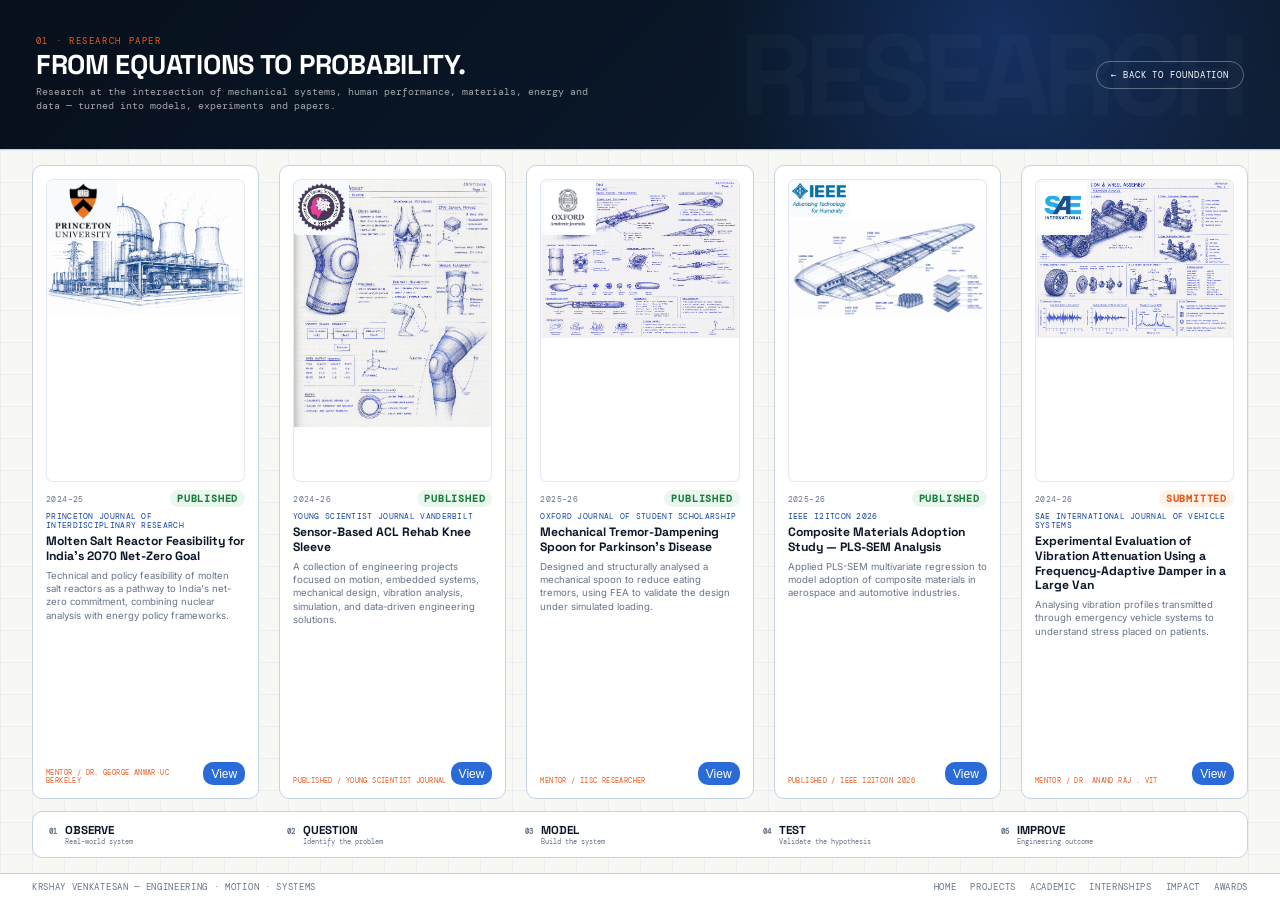
<file: research.html>
<!doctype html>
<html lang="en">

<head>
    <meta charset="utf-8">
    <meta name="viewport" content="width=device-width,initial-scale=1">
    <meta name="theme-color" content="#08111e">
    <title>Research — Krshay Venkatesan</title>

    <link rel="preconnect" href="https://fonts.googleapis.com">
    <link rel="preconnect" href="https://fonts.gstatic.com" crossorigin>
    <link
        href="https://fonts.googleapis.com/css2?family=DM+Mono:wght@400;500&family=Inter:wght@400;500;600;700;800&family=Space+Grotesk:wght@500;600;700&display=swap"
        rel="stylesheet">

    <style>
        :root {
            --ink: #0b1728;
            --blue: #1547a8;
            --blue2: #2b6bd8;
            --paper: #f7f8f4;
            --orange: #e85a20;
            --muted: #66758a;
            --line: #c7d3e2;
            --mono: 'DM Mono', monospace;
            --display: 'Space Grotesk', sans-serif;
            --sans: 'Inter', sans-serif;
        }

        * {
            box-sizing: border-box;
            margin: 0;
            padding: 0;
        }

        html,
        body {
            height: 100%;
            overflow: hidden;
            font-family: var(--sans);
            background: var(--paper);
            color: var(--ink);
        }

        a {
            color: inherit;
            text-decoration: none;
        }

        img {
            display: block;
            max-width: 100%;
        }

        .view {
            height: 100vh;
            display: flex;
            flex-direction: column;
        }

        .view-header {
            flex: 0 0 clamp(42px, 5.6vh, 56px);
            display: flex;
            align-items: center;
            gap: clamp(16px, 2.4vw, 34px);
            padding: 0 clamp(16px, 2.6vw, 32px);
            background: #08111e;
            color: #fff;
            border-bottom: 1px solid rgba(255, 255, 255, .08);
        }

        .view-brand {
            width: 26px;
            height: 26px;
            display: grid;
            place-items: center;
            border: 1px solid rgba(255, 255, 255, .55);
            font-family: Arial, Helvetica, sans-serif;
            font-size: 14px;
            flex: 0 0 auto;
            transition: .2s ease;
        }

        .view-brand:hover {
            background: var(--orange);
            border-color: var(--orange);
        }

        .view-nav {
            display: flex;
            gap: clamp(10px, 1.7vw, 22px);
            flex-wrap: wrap;
            font-family: var(--mono);
            font-size: 9px;
            letter-spacing: .14em;
            text-transform: uppercase;
        }

        .view-nav a {
            color: rgba(255, 255, 255, .55);
            transition: color .2s ease;
        }

        .view-nav a:hover {
            color: #fff;
        }

        .view-nav a.active {
            color: var(--orange);
        }

        .view-hero {
            height: 150px;
            flex: 0 0 auto;
            display: flex;
            align-items: center;
            justify-content: space-between;
            gap: 20px;
            padding: clamp(10px, 1.8vh, 18px) clamp(16px, 2.6vw, 32px);
            background: #0b1728;
            color: #fff;
            border-bottom: 1px solid rgba(255, 255, 255, .08);
        }

        .view-hero-text {
            min-width: 0;
        }

        .view-kicker {
            display: block;
            font-family: var(--mono);
            font-size: 9px;
            letter-spacing: .18em;
            text-transform: uppercase;
            color: var(--orange);
            margin-bottom: 4px;
        }

        .view-hero h1 {
            font-family: var(--display);
            font-weight: 700;
            text-transform: uppercase;
            letter-spacing: -.01em;
            font-size: clamp(1.15rem, 2.3vw, 1.7rem);
            line-height: 1.05;
        }

        .view-hero p {
            font-family: var(--mono);
            font-size: 9.5px;
            line-height: 1.55;
            color: rgba(255, 255, 255, .62);
            max-width: 560px;
            margin-top: 5px;
        }

        .view-back {
            flex: 0 0 auto;
            font-family: var(--mono);
            font-size: 9px;
            letter-spacing: .1em;
            text-transform: uppercase;
            color: #fff;
            border: 1px solid rgba(255, 255, 255, .32);
            padding: 7px 14px;
            border-radius: 20px;
            white-space: nowrap;
            transition: .2s ease;
        }

        .view-back:hover {
            border-color: var(--orange);
            color: var(--orange);
        }

        .view-stage {
            flex: 1 1 0;
            min-height: 0;
            overflow: hidden;
            background: linear-gradient(rgba(21, 71, 168, .05) 1px, transparent 1px), linear-gradient(90deg, rgba(21, 71, 168, .05) 1px, transparent 1px), var(--paper);
            background-size: 32px 32px;
            padding: clamp(10px, 1.7vh, 18px) clamp(16px, 2.6vw, 32px);
            display: flex;
            flex-direction: column;
            gap: clamp(8px, 1.3vh, 12px);
        }

        .view-footer {
            flex: 0 0 clamp(24px, 3vh, 30px);
            display: flex;
            align-items: center;
            justify-content: space-between;
            padding: 0 clamp(16px, 2.6vw, 32px);
            background: #fff;
            border-top: 1px solid var(--line);
            font-family: var(--mono);
            font-size: 8.5px;
            letter-spacing: .08em;
            color: var(--muted);
            text-transform: uppercase;
        }

        .view-footer a:hover {
            color: var(--blue);
        }

        .view-footer-links {
            display: flex;
            gap: 14px;
            flex-wrap: wrap;
        }

        /* ===================== PAGE CONTENT ===================== */

        .research-grid {
            flex: 1 1 0;
            min-height: 0;
            display: grid;
            grid-template-columns: repeat(4, 1fr);
            gap: clamp(8px, 1.2vw, 14px);
        }

        .research-card {
            display: flex;
            flex-direction: column;
            min-height: 0;
            overflow: hidden;
            background: #fff;
            border: 1px solid var(--line);
            border-radius: 10px;
            padding: clamp(9px, 1.2vw, 13px);
            transition: transform .2s ease, box-shadow .2s ease;
        }

        .research-card:hover {
            transform: translateY(-3px);
            box-shadow: 0 12px 26px rgba(16, 47, 103, .12);
        }

        .research-thumb {
            flex: 1 1 0;
            max-height: 50%;
            margin-bottom: 8px;
            display: flex;
            align-items: center;
            justify-content: center;
            background: #fff;
            border: 1px solid rgba(21, 71, 168, .12);
            border-radius: 7px;
            overflow: hidden;
        }

        .research-meta {
            display: flex;
            align-items: center;
            justify-content: space-between;
            margin-bottom: 5px;
        }

        .research-year {
            font-family: var(--mono);
            font-size: 8px;
            color: var(--muted);
            letter-spacing: .05em;
        }

        .research-status {
            font-family: var(--mono);
            font-size: 10px;
            font-weight: 700;
            letter-spacing: .08em;
            text-transform: uppercase;
            padding: 2px 7px;
            border-radius: 10px;
            background: #eaf7ef;
            color: #1a7f3c;
        }

        .research-status.ongoing {
            background: #fff2e6;
            color: var(--orange);
        }

        .research-venue {
            font-family: var(--mono);
            font-size: 7.5px;
            letter-spacing: .04em;
            color: var(--blue);
            margin-bottom: 4px;
            text-transform: uppercase;
        }

        .research-card h3 {
            font-family: var(--display);
            font-size: clamp(.72rem, .95vw, .88rem);
            font-weight: 700;
            line-height: 1.2;
            color: var(--ink);
            margin-bottom: 5px;
        }

        .research-card p {
            font-size: clamp(.6rem, .74vw, .68rem);
            line-height: 1.4;
            color: var(--muted);
        }

        .research-mentor {
            margin-top: auto;
            padding-top: 6px;
            font-family: var(--mono);
            font-size: 6.5px;
            letter-spacing: .06em;
            text-transform: uppercase;
            color: var(--orange);
        }

        .research-process {
            flex: 0 0 auto;
            display: grid;
            grid-template-columns: repeat(5, 1fr);
            gap: 8px;
            background: #fff;
            border: 1px solid var(--line);
            border-radius: 10px;
            padding: clamp(8px, 1.2vh, 12px) clamp(10px, 1.4vw, 16px);
        }

        .process-step {
            display: flex;
            align-items: baseline;
            gap: 8px;
        }

        .process-number {
            font-family: var(--mono);
            font-size: 15px;
            font-weight: 700;
            color: var(--line);
        }

        .process-step strong {
            display: block;
            font-family: var(--display);
            font-size: .72rem;
            text-transform: uppercase;
            color: var(--ink);
        }

        .process-step span {
            display: block;
            font-family: var(--mono);
            font-size: 7px;
            color: var(--muted);
        }

        .view-hero {
            flex: 0 0 125px;

            display: flex;
            align-items: center;
            justify-content: space-between;
            min-height: 150px;
            gap: 30px;

            padding:
                16px clamp(18px, 2.8vw, 42px);

            background:
                radial-gradient(circle at 78% 25%,
                    rgba(39, 96, 205, 0.32),
                    transparent 28%),
                linear-gradient(135deg,
                    #07101c 0%,
                    #0a1728 55%,
                    #101f37 100%);


            border-bottom: 1px solid var(--line);

            position: relative;

            overflow: hidden;
        }

        .view-hero::before {
            content: "RESEARCH";

            position: absolute;

            right: 3%;
            top: 50%;

            transform: translateY(-50%);

            font-family: var(--display);

            font-size: clamp(4rem, 9vw, 9rem);

            font-weight: 700;

            letter-spacing: -.07em;

            color: rgba(255, 255, 255, .025);

            pointer-events: none;
        }

        .research-thumb {
            position: relative;
            display: inline-block;
            width: 100%;
        }

        .research-thumb>img:first-child {
            display: block;
            width: 100%;
            height: auto;
        }

        .research-logo {
            position: absolute;
            max-width: 70px ;
            max-height: 70px ;
            z-index: 10;
            background: #f8fbfd;
            padding: 3px;
            border-radius: 4px;
            object-fit: contain;
        }

        @media (max-width: 860px) {

            html,
            body {
                overflow-y: auto;
                overflow-x: hidden;
            }

            .view {
                height: auto;
                min-height: 100vh;
            }

            .view-stage {
                overflow: visible;
                height: auto;
            }

            .research-grid {
                grid-template-columns: 1fr 1fr;
            }

            .research-card p {
                display: block;
            }

            .research-process {
                grid-template-columns: 1fr 1fr;
            }

            .view-hero {
                flex-direction: column;
                align-items: flex-start;
            }
        }
        .research-grid {
    display: grid;
    grid-template-columns: repeat(5, 1fr);
    gap: 20px;
}

.research-card {
    width: 100%;
}

/* Tablet */
@media (max-width: 1200px) {
    .research-grid {
        grid-template-columns: repeat(3, 1fr);
    }
}

/* Mobile */
@media (max-width: 768px) {
    .research-grid {
        grid-template-columns: 1fr;
    }
}
    </style>
</head>

<body>
    <div class="view">

        <div class="view-hero">
            <div class="view-hero-text">
                <span class="view-kicker">01 · Research Paper</span>
                <h1>From equations to probability.</h1>
                <p>Research at the intersection of mechanical systems, human performance, materials, energy and data —
                    turned into models, experiments and papers.</p>
            </div>
            <a class="view-back" href="index.html">← Back to foundation</a>
        </div>

        <main class="view-stage">

            <div class="research-grid">

                <article class="research-card">
                    <div class="research-thumb">
                        <img src="assets/logo/Princeton.png" alt="Logo" class="research-logo">
                        <img src="assets/drawing/reactor.png" alt="Molten Salt Reactor schematic">

                    </div>
                    <div class="research-meta"><span class="research-year">2024–25</span><span
                            class="research-status">Published</span></div>
                    <div class="research-venue">Princeton Journal of Interdisciplinary Research</div>
                    <h3>Molten Salt Reactor Feasibility for India's 2070 Net-Zero Goal</h3>
                    <p>Technical and policy feasibility of molten salt reactors as a pathway to India's net-zero
                        commitment, combining nuclear analysis with energy policy frameworks.</p>
                    <div class="research-mentor" style="display: flex; justify-content: space-between; align-items: center; ">
                        <div class="research-mentor">
                            Mentor / Dr. George Anwar·UC Berkeley
                        </div>
                        <button style="background: var(--blue2); border: none; border-radius: 10px; padding: 4px 8px; cursor: pointer;">
                            <a href="certificate/research/Research Paper-Nuclear-PJIR.docx" target="_blank" style=" font-size: 12px; color: #fff; text-decoration: none;">
                                View
                            </a>
                        </button>
                    </div>
                </article>
                <!-- PROJECT SUMMARY -->
                <article class="research-card">

                    <div class="research-thumb">
                        <img src="assets/logo/YST-Logo-1.webp" alt="Project Summary" class="research-logo"
                            style="max-width: 55px; max-height: 55px;">

                        <img src="assets/drawing/knee_1.png" alt="Engineering project summary">
                    </div>

                    <div class="research-meta">
                        <span class="research-year">2024–26</span>
                        <span class="research-status">Published</span>
                    </div>


                    <div class="research-venue">
                        Young Scientist Journal Vanderbilt
                    </div>

                    <h3>
                        Sensor-Based ACL Rehab Knee Sleeve
                    </h3>

                    <p>
                        A collection of engineering projects focused on motion,
                        embedded systems, mechanical design, vibration analysis,
                        simulation, and data-driven engineering solutions.
                    </p>
                    <div class="research-mentor" style="display: flex; justify-content: space-between; align-items: center; ">
                        <div class="research-mentor">
                            Published / Young Scientist Journal 
                        </div>
                        <button style="background: var(--blue2); border: none; border-radius: 10px; padding: 4px 8px; cursor: pointer;">
                            <a href="certificate/research/Research Paper-Knee Sleeve-Crest Gold + Vanderbilt.pdf" target="_blank" style=" font-size: 12px; color: #fff; text-decoration: none;">
                                View
                            </a>
                        </button>
                    </div>

                </article>

                <article class="research-card">
                    <div class="research-thumb">
                        <img src="assets/logo/OIP.webp" alt="Logo" class="research-logo" style="max-width: 55px; max-height: 55px;">
                        <img src="assets/drawing/nature_1.jpg" alt="Mechanical tremor dampening spoon">
                    </div>
                    <div class="research-meta"><span class="research-year">2025–26</span><span
                            class="research-status">Published</span></div>                    <div class="research-venue">Oxford Journal of Student Scholarship</div>
                    <h3>Mechanical Tremor-Dampening Spoon for Parkinson's Disease</h3>
                    <p>Designed and structurally analysed a mechanical spoon to reduce eating tremors, using FEA to
                        validate the design under simulated loading.</p>
                    <div class="research-mentor" style="display: flex; justify-content: space-between; align-items: center; ">
                        <div class="research-mentor">
                            Mentor / IISc Researcher 
                        </div>
                        <button style="background: var(--blue2); border: none; border-radius: 10px; padding: 4px 8px; cursor: pointer;">
                            <a href="certificate/research/Research Paper-Stablising Spoon- Oxford Journal.pdf" target="_blank" style=" font-size: 12px; color: #fff; text-decoration: none;">
                                View
                            </a>
                        </button>
                    </div>
                </article>

                <article class="research-card">
                    <div class="research-thumb">
                        <img src="assets/logo/IEEE.webp" alt="Logo" class="research-logo" style="max-width: 60px; max-height: 60px;">

                        <img src="assets/drawing/materials.png" alt="Composite materials engineering" style="margin-top: 20%;">
                    </div>
                    <div class="research-meta"><span class="research-year">2025–26</span><span
                            class="research-status">Published</span></div>

                    <div class="research-venue">IEEE I2ITCON 2026</div>
                    <h3>Composite Materials Adoption Study — PLS-SEM Analysis</h3>
                    <p>Applied PLS-SEM multivariate regression to model adoption of composite materials in aerospace and
                        automotive industries.</p>
                        <div class="research-mentor" style="display: flex; justify-content: space-between; align-items: center; ">
                        <div class="research-mentor">
                            Published / IEEE I2ITCON 2026
                        </div>
                        <button style="background: var(--blue2); border: none; border-radius: 10px; padding: 4px 8px; cursor: pointer;">
                            <a href="certificate/research/Research Paper-Composite Materials-IEEE.pdf" target="_blank" style=" font-size: 12px; color: #fff; text-decoration: none;">
                                View
                            </a>
                        </button>
                    </div>
                </article>


                <article class="research-card">
                    <div class="research-thumb">
                        <img src="assets/logo/Sae-International-Logo-Vector.jpg" alt="Logo" class="research-logo" style="max-width: 55px; max-height: 55px;">
                        <img src="assets/drawing/chassis_1.png" alt="Vehicle chassis vibration analysis">
                    </div>
                    <div class="research-meta"><span class="research-year">2024–26</span><span
                            class="research-status ongoing">Submitted</span></div>
                    <div class="research-venue">SAE International Journal of Vehicle Systems</div>
                    <h3>Experimental Evaluation of Vibration Attenuation Using a Frequency-Adaptive Damper in a Large Van</h3>
                    <p>Analysing vibration profiles transmitted through emergency vehicle systems to understand stress
                        placed on patients.</p>
                                        <div class="research-mentor" style="display: flex; justify-content: space-between; align-items: center; ">
                        <div class="research-mentor">
                           Mentor / Dr. Anand Raj . VIT
                        </div>
                        <button style="background: var(--blue2); border: none; border-radius: 10px; padding: 4px 8px; cursor: pointer;">
                            <a href="assets/summary/ACL Rehab Knee Sleeve Summary.pdf" target="_blank" style=" font-size: 12px; color: #fff; text-decoration: none;">
                                View
                            </a>
                        </button>
                    </div>
                </article>

            </div>

            <div class="research-process">
                <div class="process-step"><span class="process-number">01</span>
                    <div><strong>Observe</strong><span>Real-world system</span></div>
                </div>
                <div class="process-step"><span class="process-number">02</span>
                    <div><strong>Question</strong><span>Identify the problem</span></div>
                </div>
                <div class="process-step"><span class="process-number">03</span>
                    <div><strong>Model</strong><span>Build the system</span></div>
                </div>
                <div class="process-step"><span class="process-number">04</span>
                    <div><strong>Test</strong><span>Validate the hypothesis</span></div>
                </div>
                <div class="process-step"><span class="process-number">05</span>
                    <div><strong>Improve</strong><span>Engineering outcome</span></div>
                </div>
            </div>

        </main>

        <footer class="view-footer">
            <span>Krshay Venkatesan — Engineering · Motion · Systems</span>
            <span class="view-footer-links">
                <a href="index.html">Home</a>
                <a href="projects.html">Projects</a>
                <a href="academics.html">Academic</a>
                <a href="internships.html">Internships</a>
                <a href="impact.html">Impact</a>
                <a href="awards.html">Awards</a>
            </span>
        </footer>

    </div>
</body>

</html>
</file>
